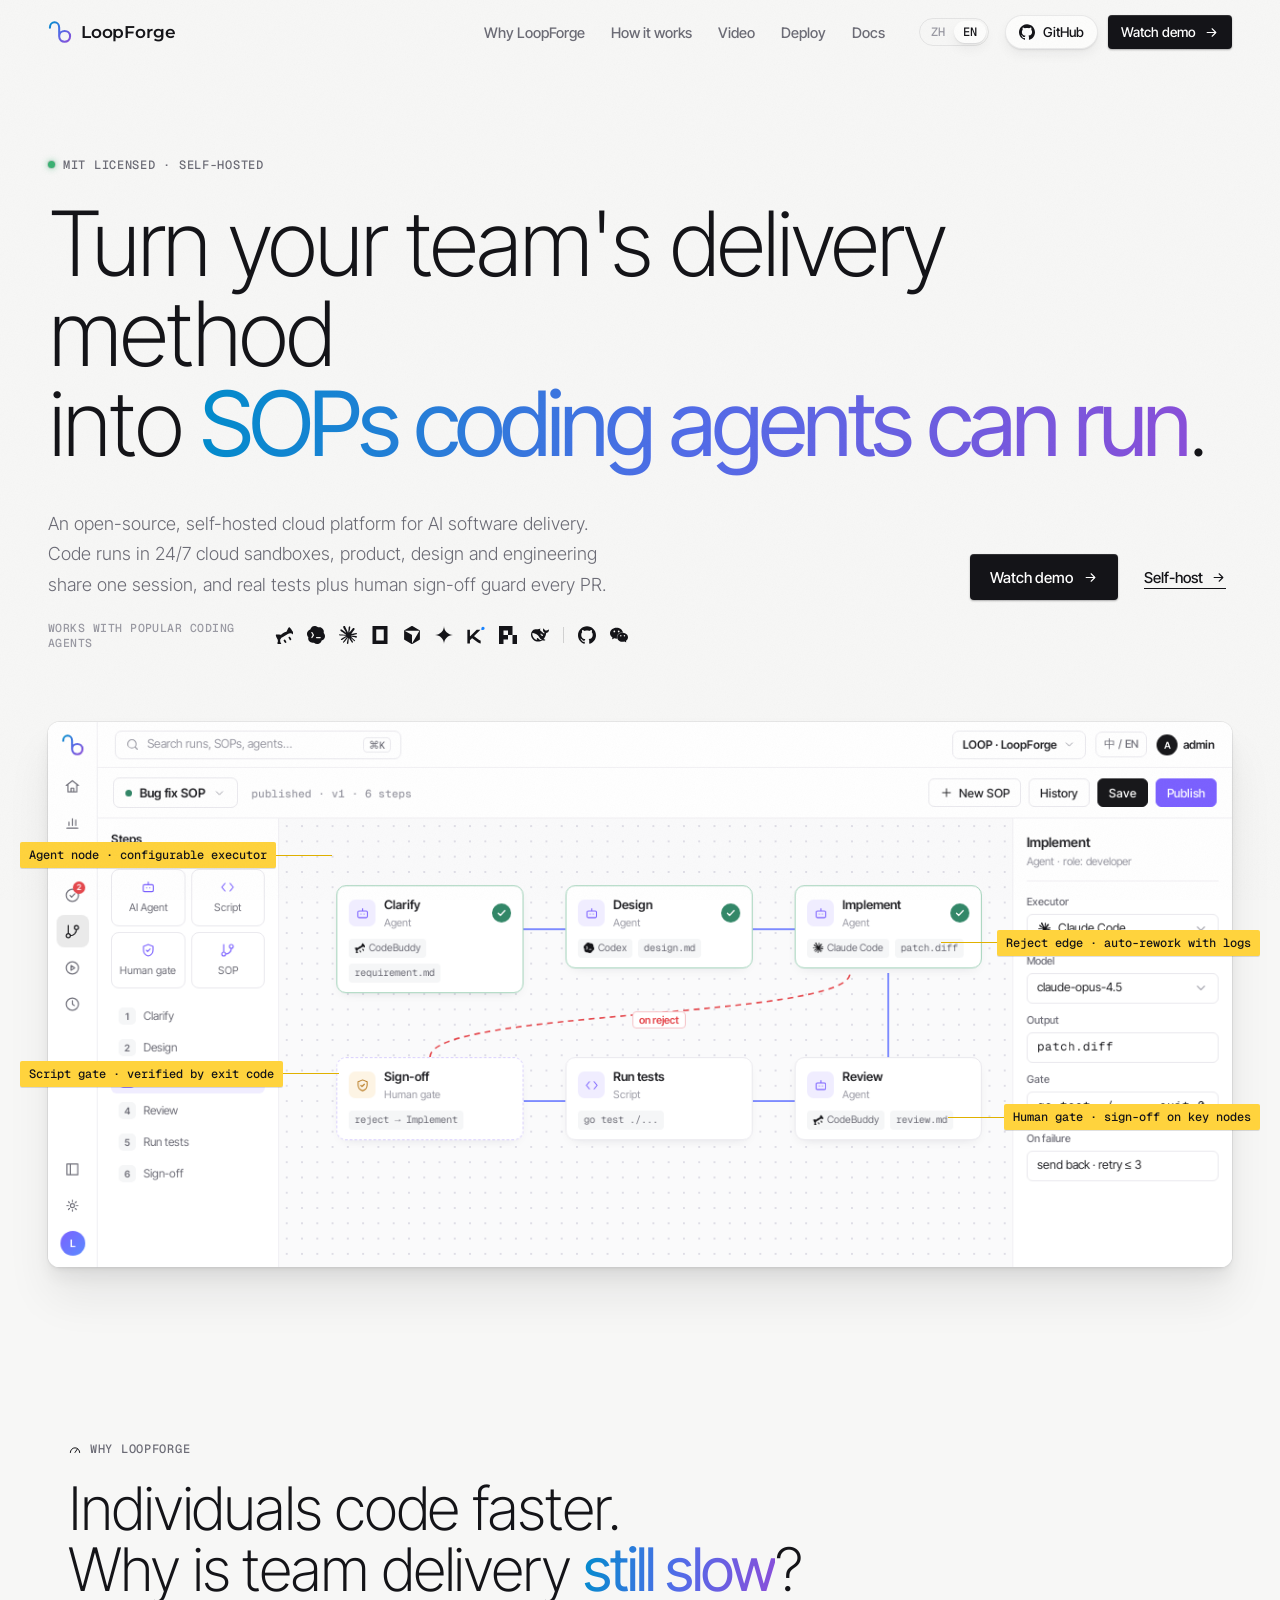
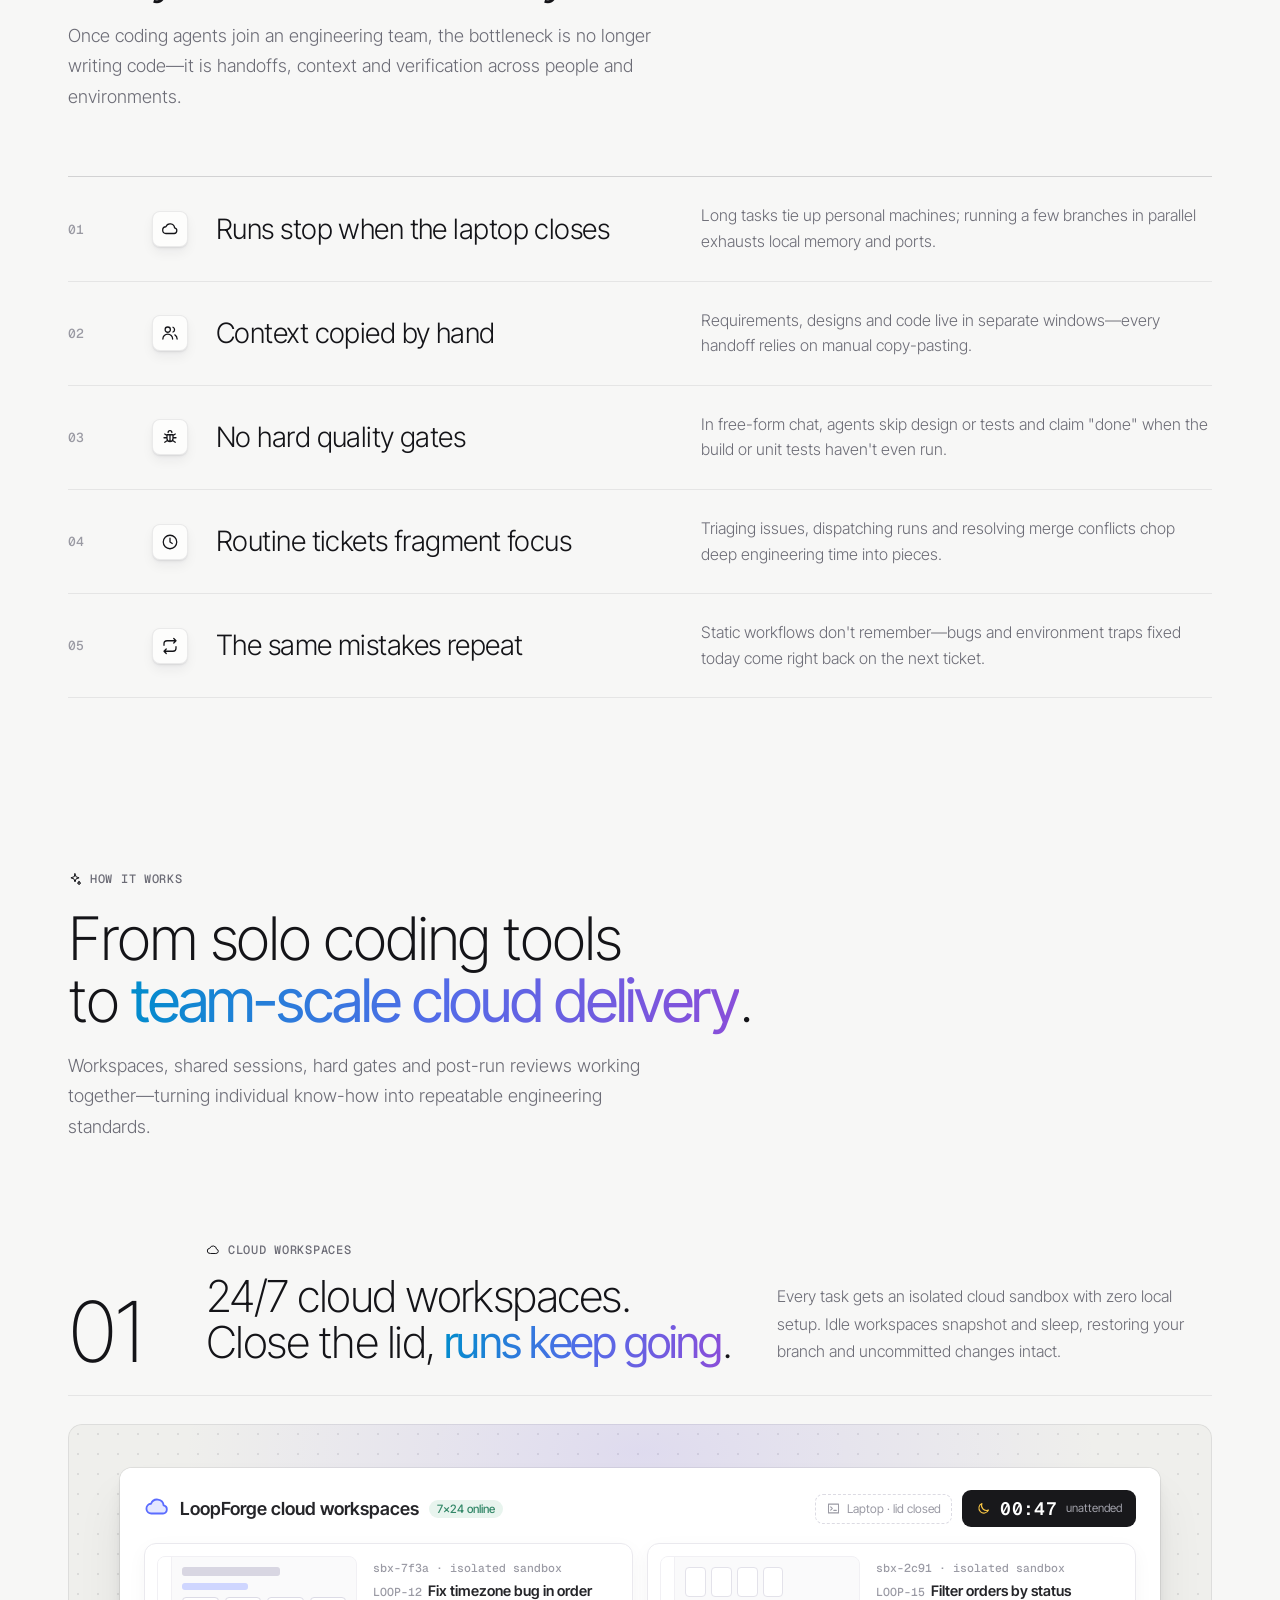
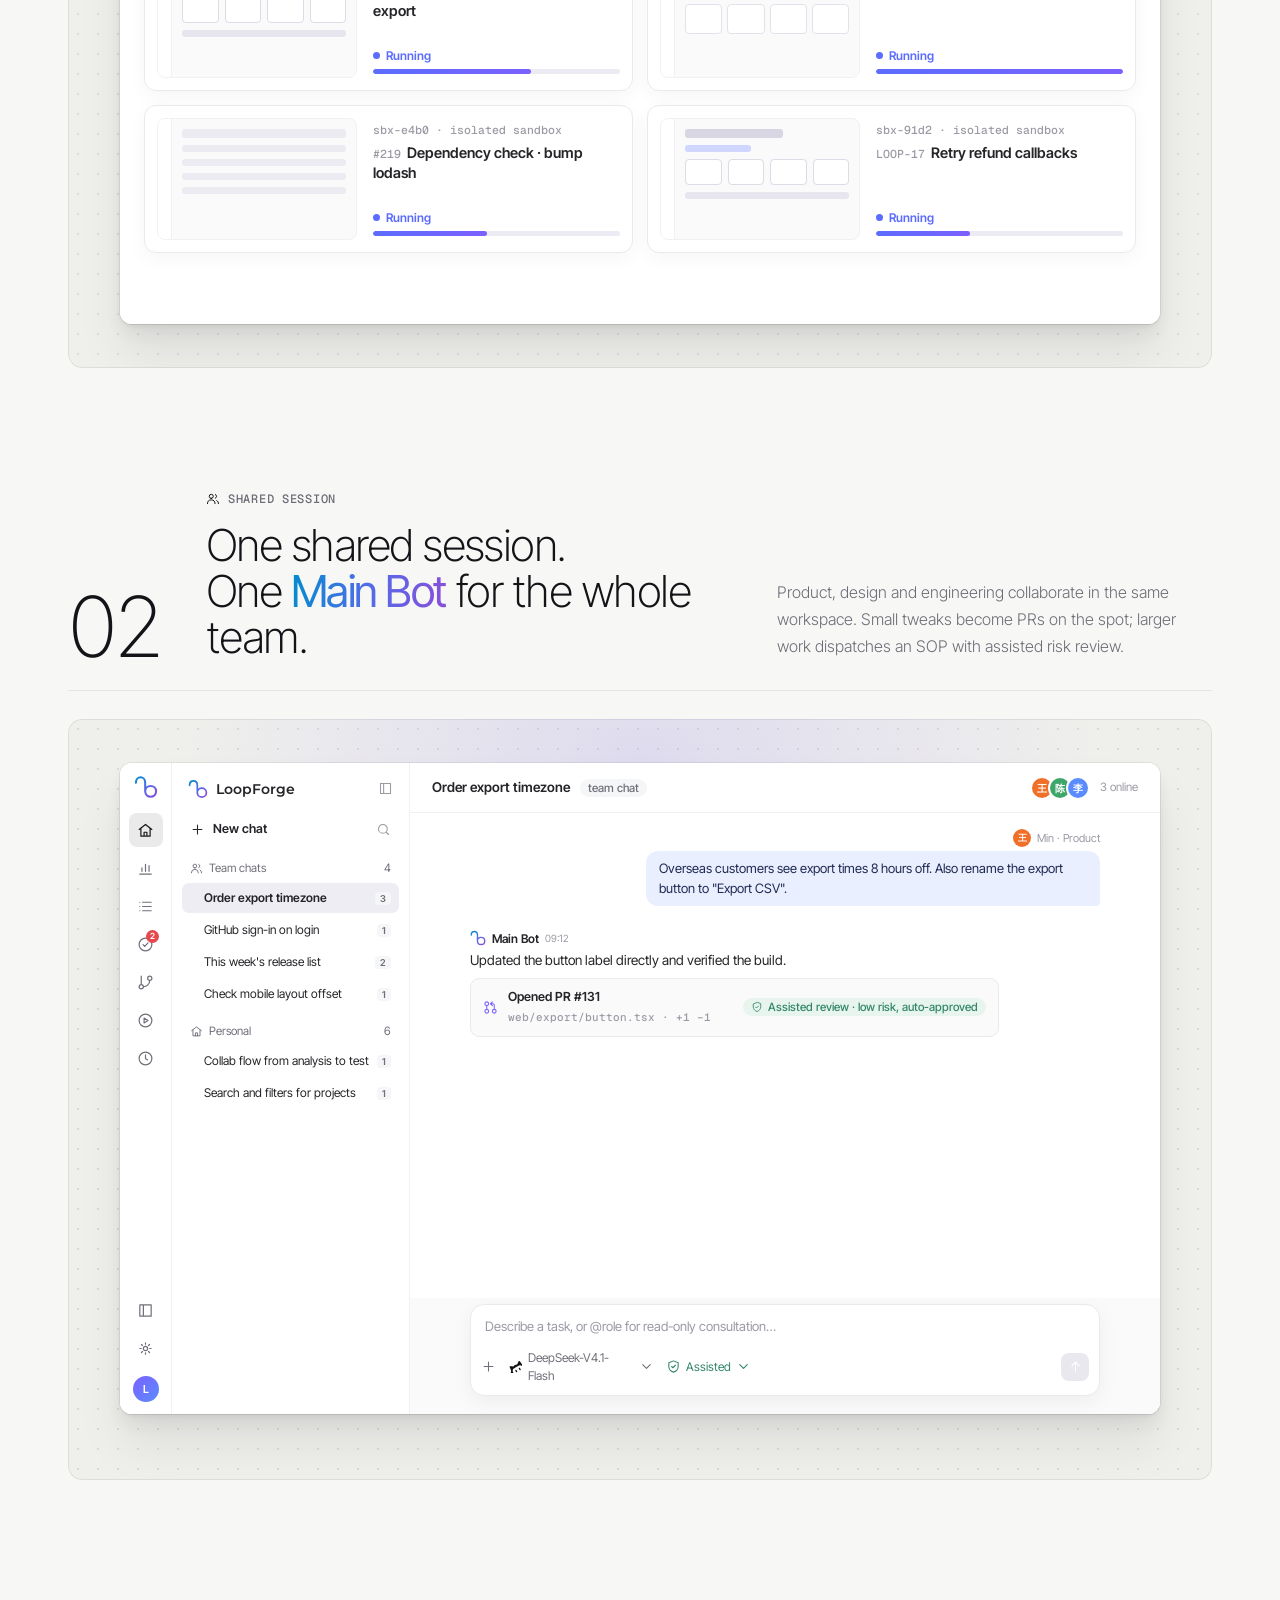
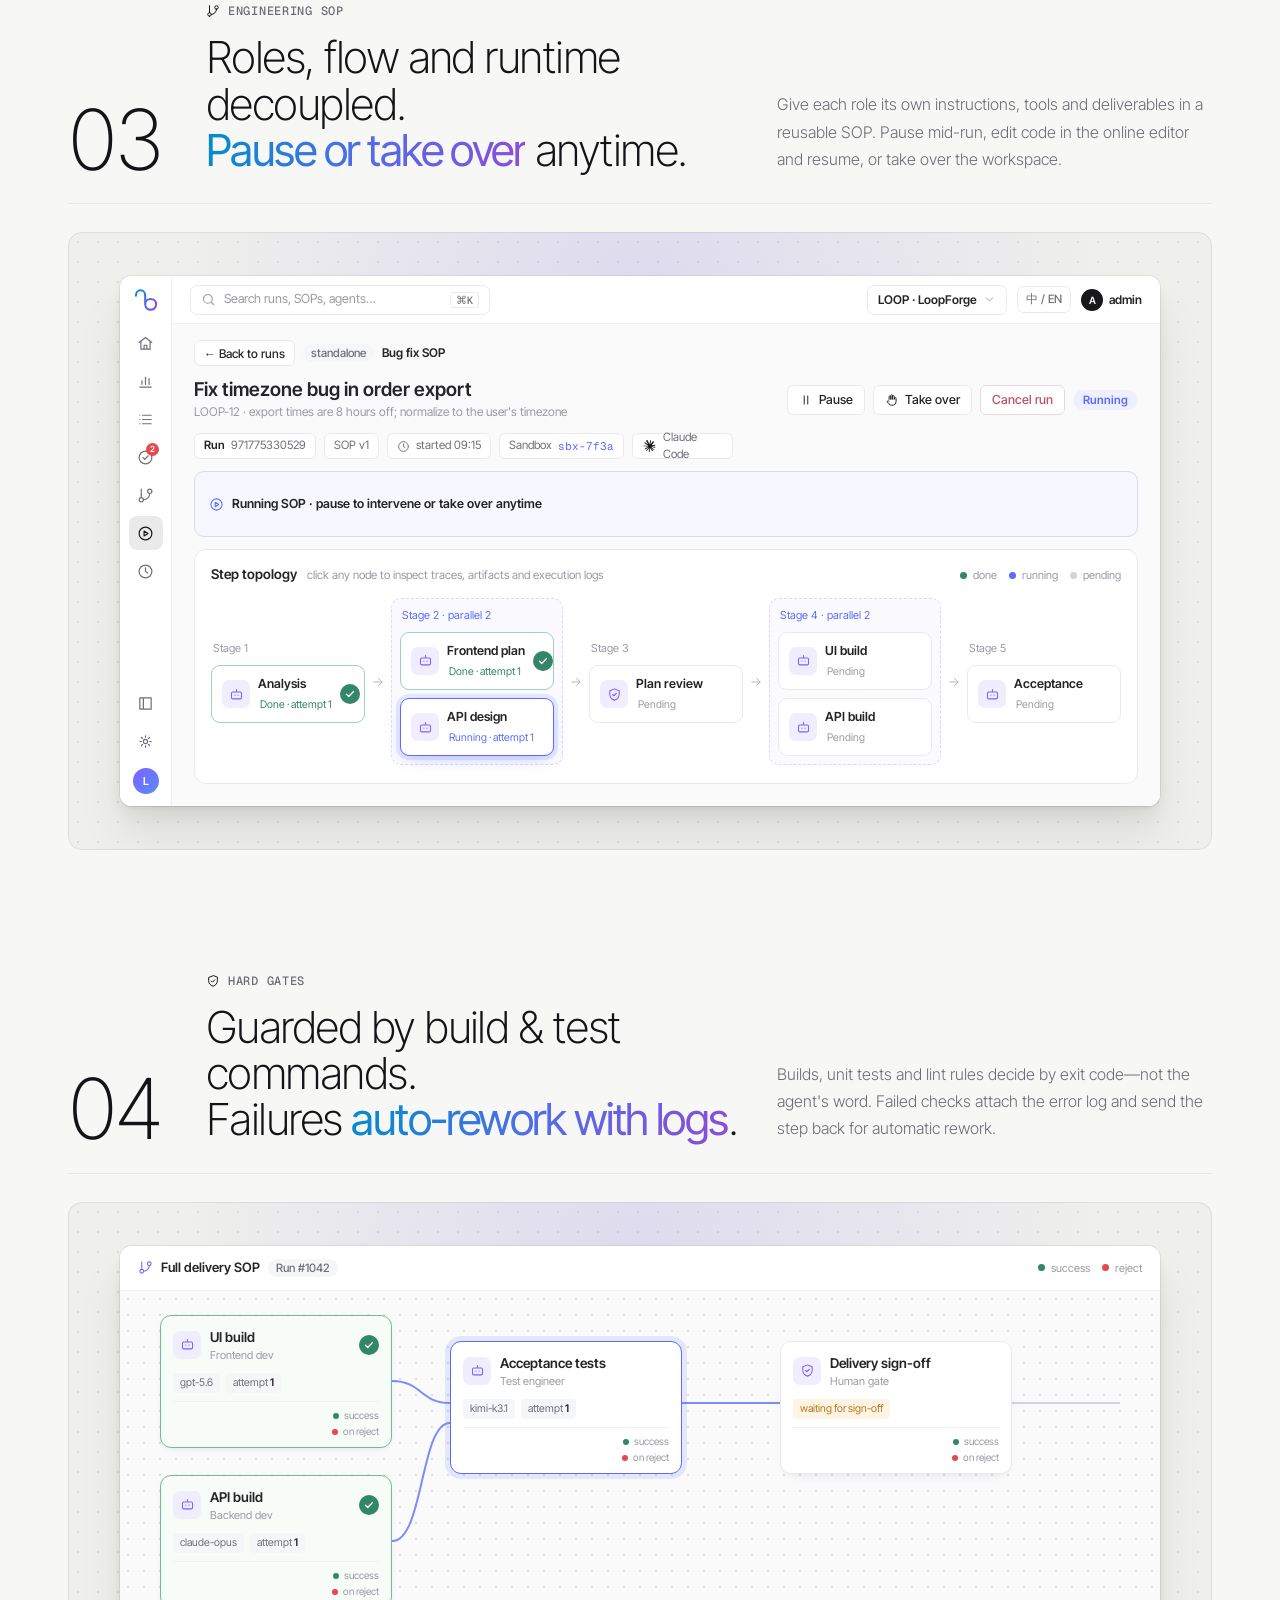
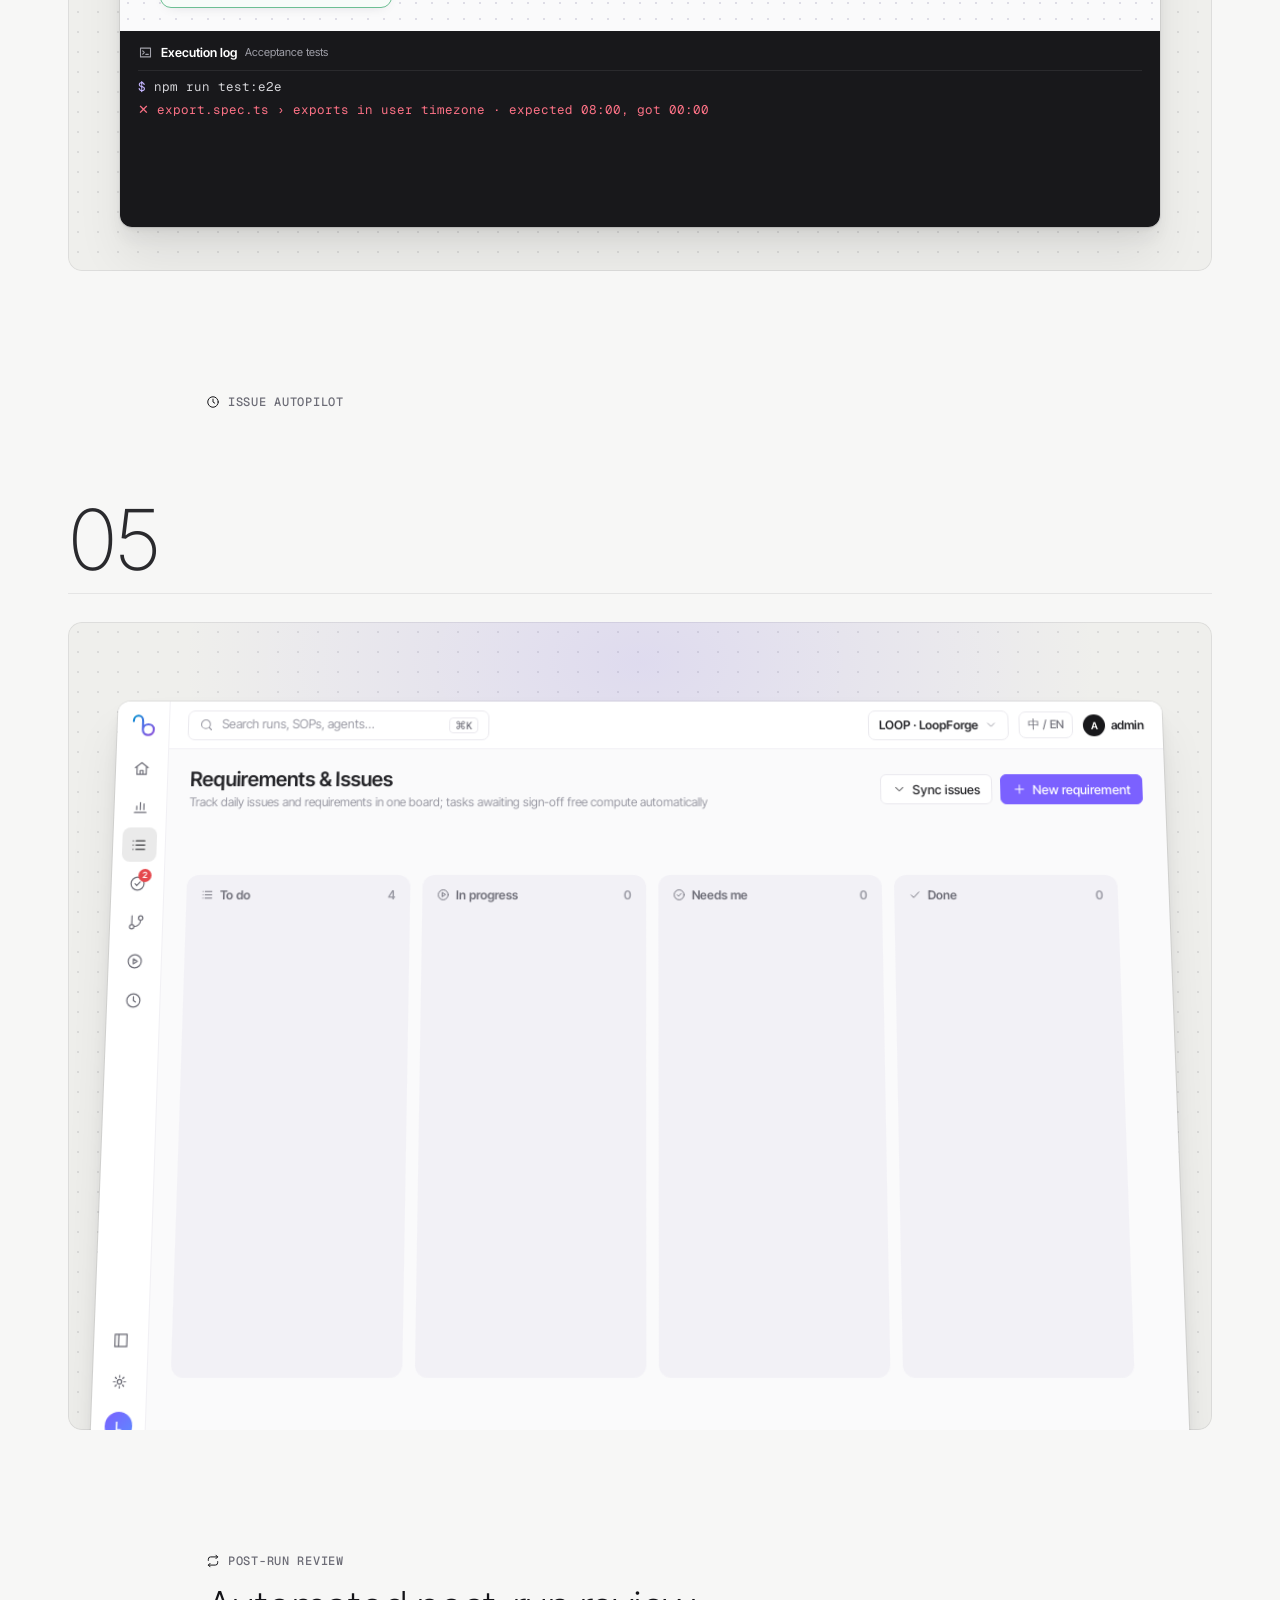
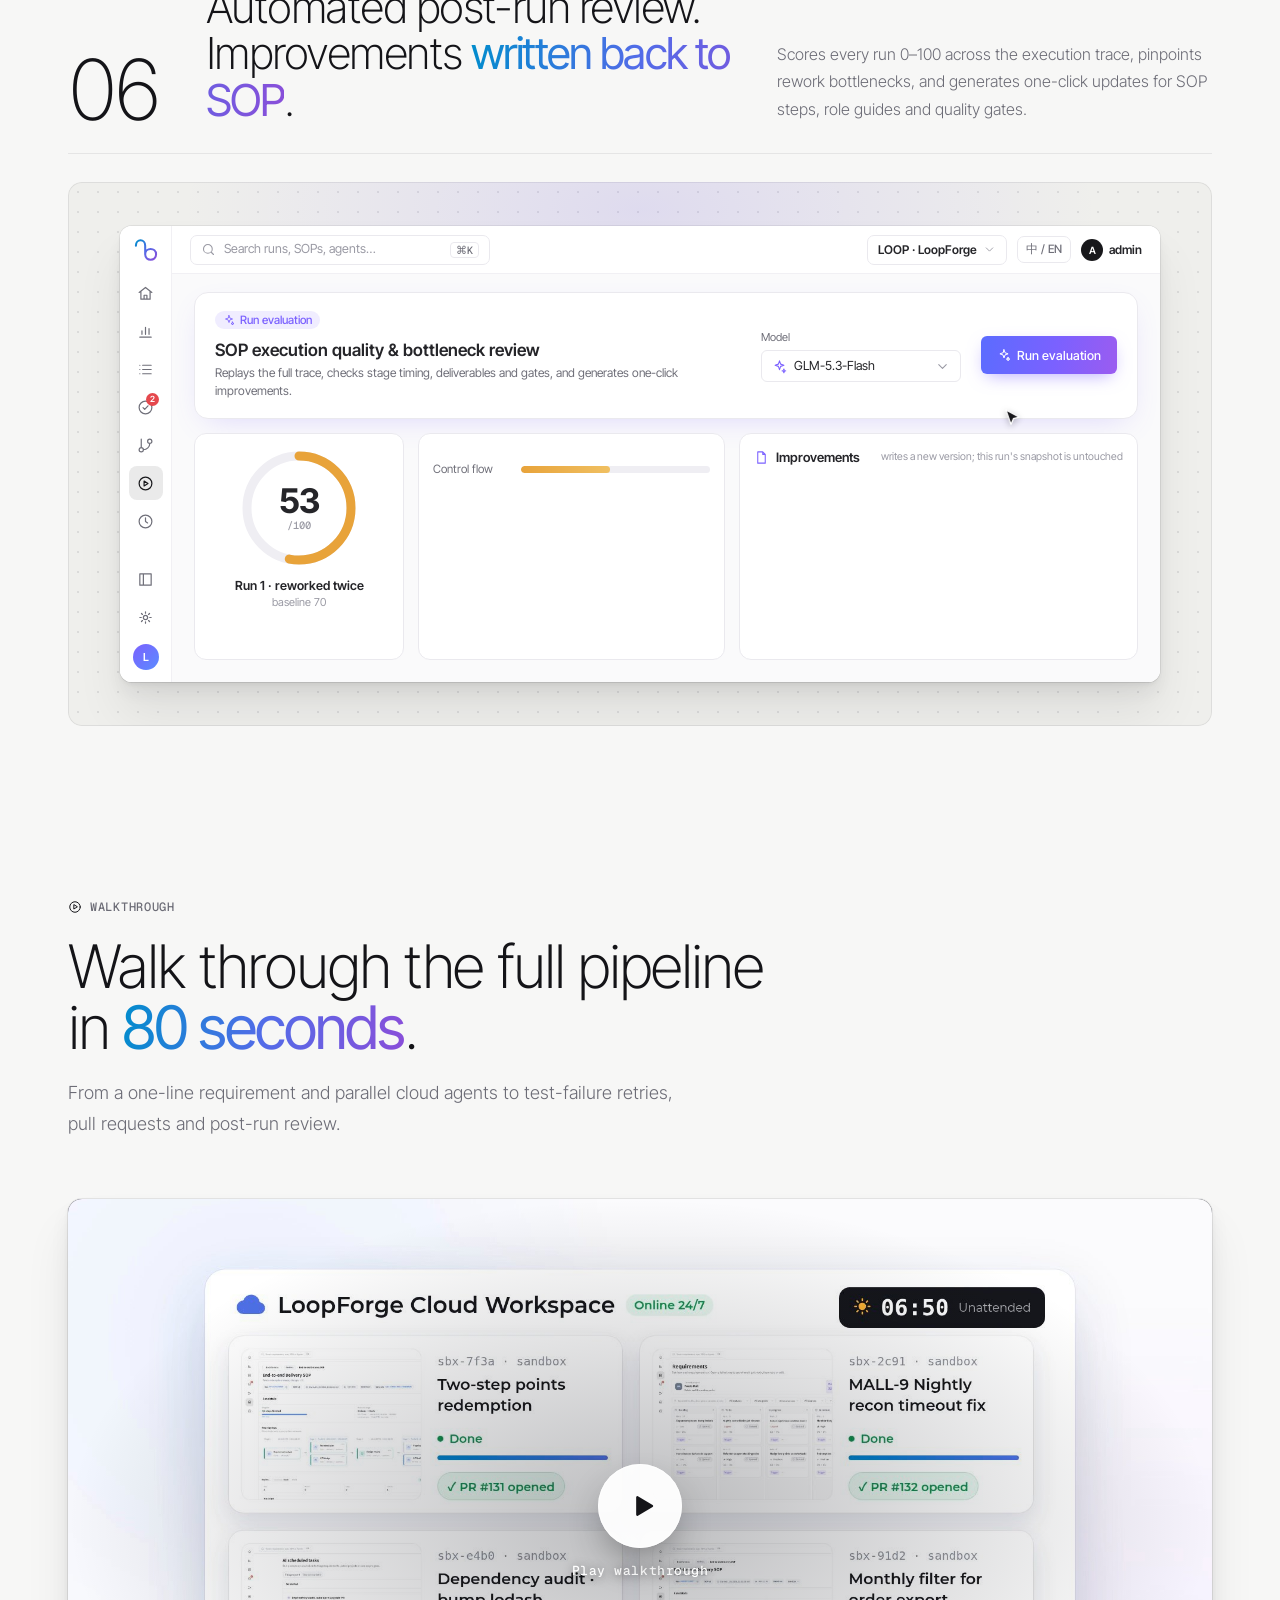
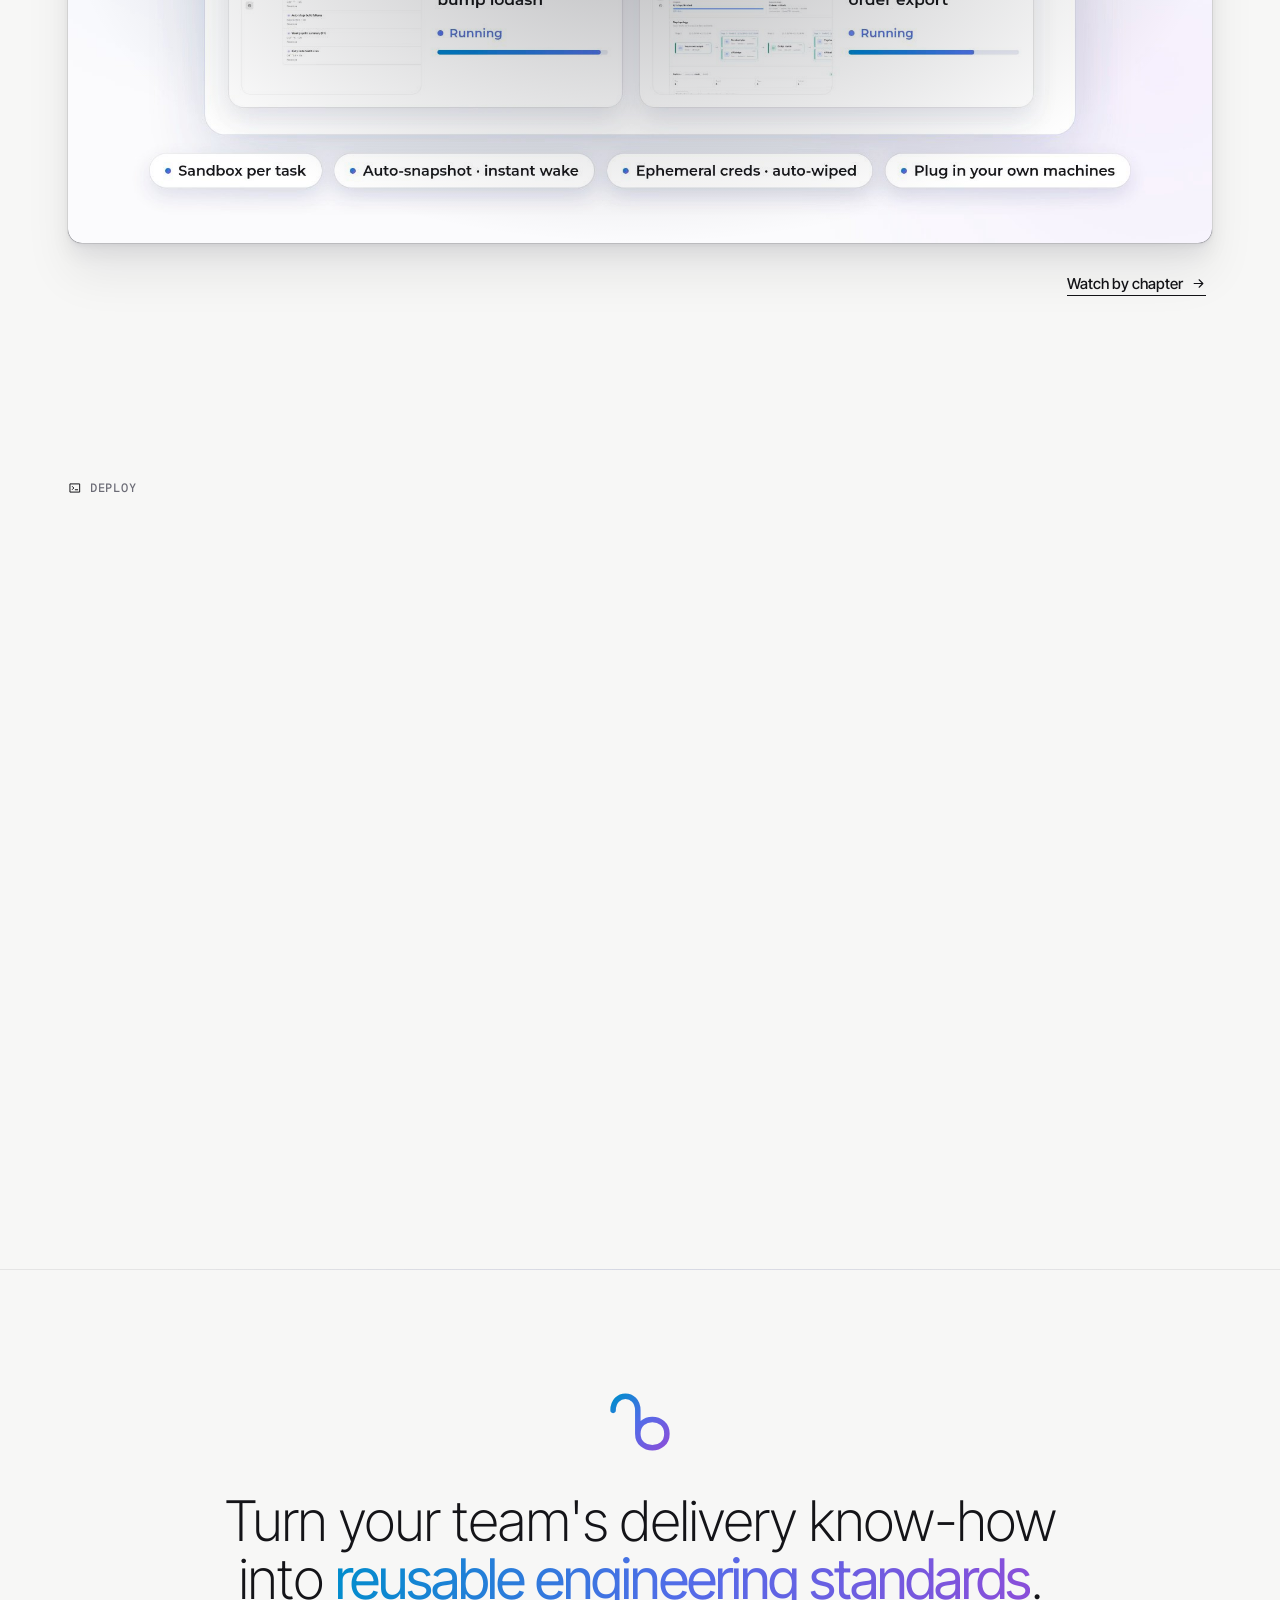
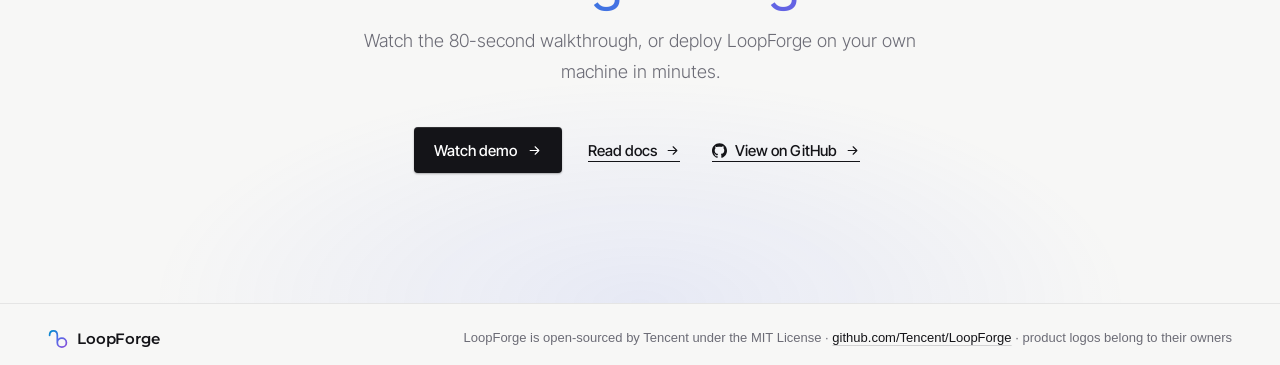
<file: index.html>
<!doctype html><html lang="zh-CN"><head><meta charset="utf-8"><meta name="viewport" content="width=device-width,initial-scale=1">
<title>LoopForge · 开源的云端 AI 研发平台</title>
<meta name="description" content="LoopForge 是 MIT 开源、可自主部署的云端 AI 研发平台：7×24 云端沙箱、多人共享会话与 Main Bot、带质量门禁的工程 SOP、GitHub Issue 自动化与运行复盘。">
<meta property="og:title" content="LoopForge · 开源的云端 AI 研发平台"><meta property="og:description" content="把团队的交付方法，变成 Agent 可执行的 SOP。">
<meta property="og:type" content="website"><meta property="og:url" content="https://loopforge.cn/">
<meta name="referrer" content="no-referrer"><link rel="icon" type="image/svg+xml" href="favicon.svg">
<link rel="preload" href="site/fonts/inter-tight-latin-wght-normal.woff2" as="font" type="font/woff2" crossorigin>
<link rel="stylesheet" href="site/site.css?v=33">
</head><body>
<div id="app"></div>
<script src="site/content.js?v=35"></script><script src="site/flow.js?v=35"></script>
</body></html>
</file>
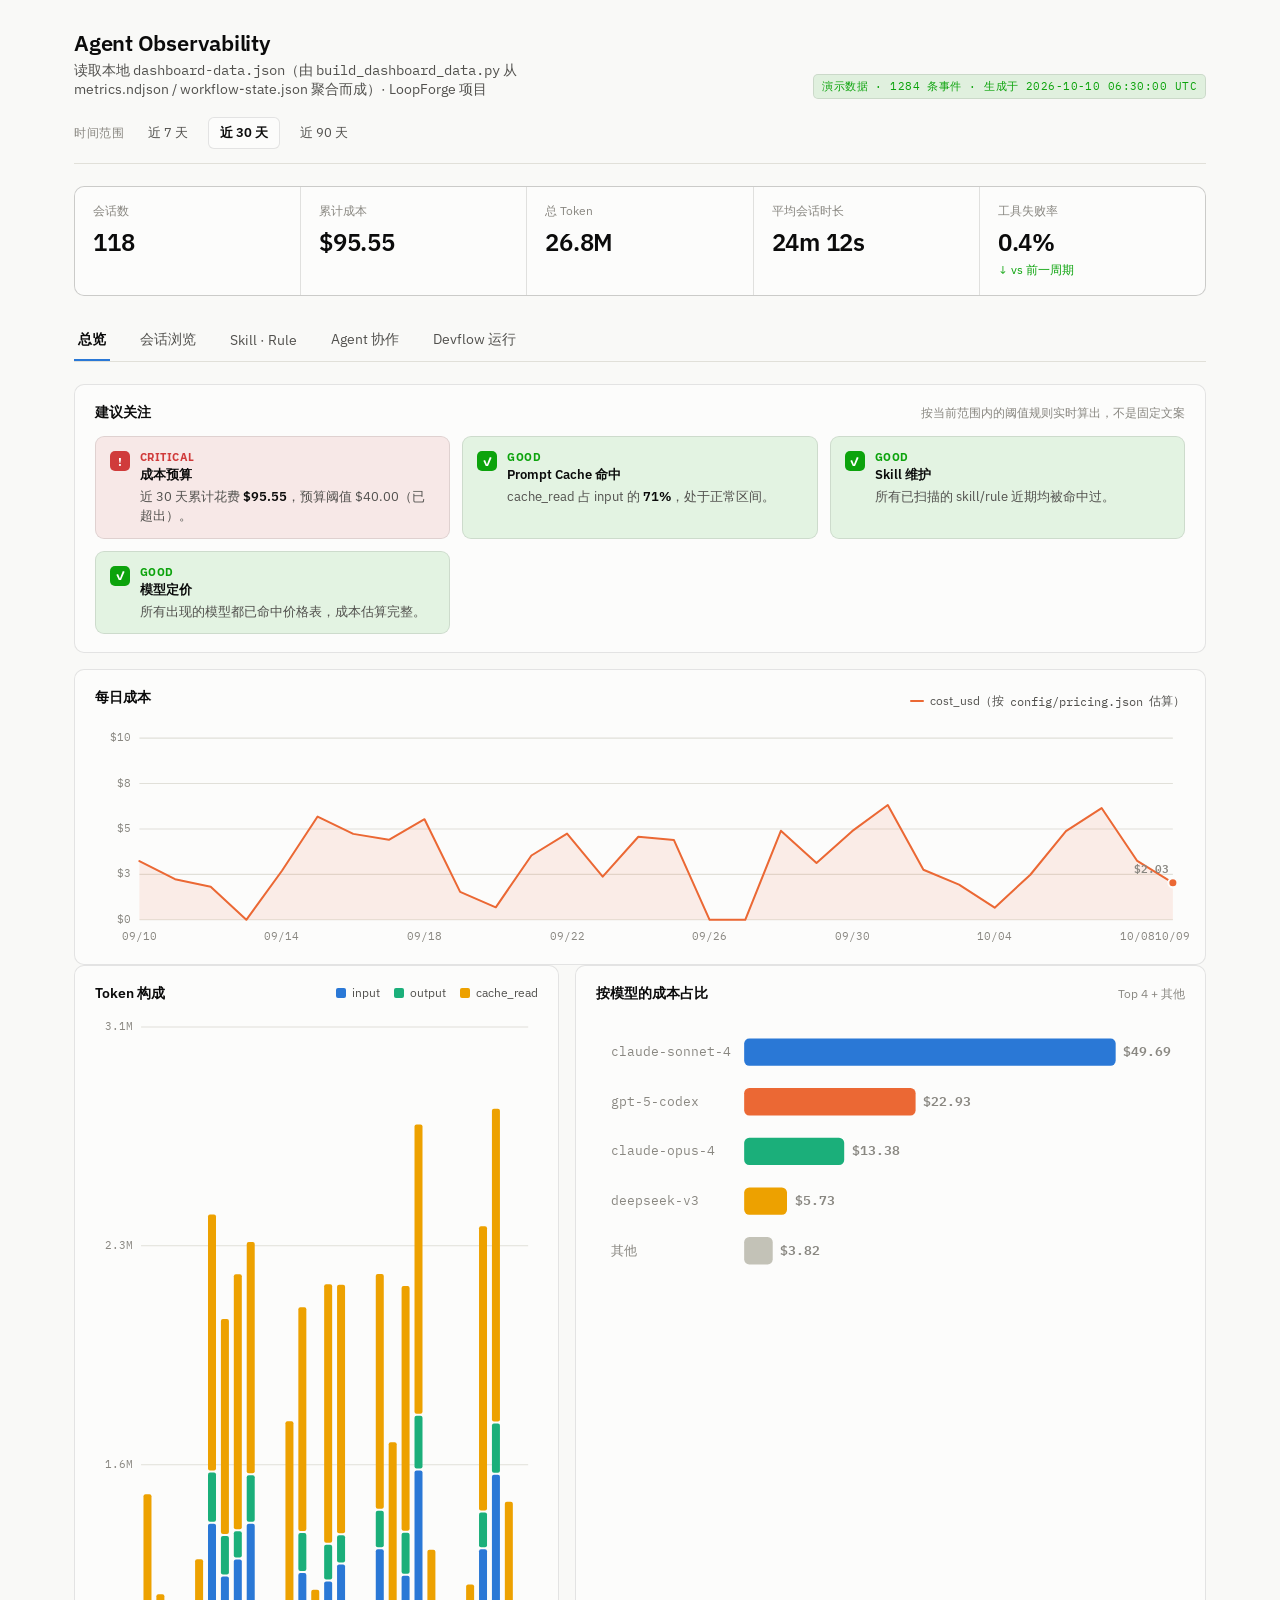
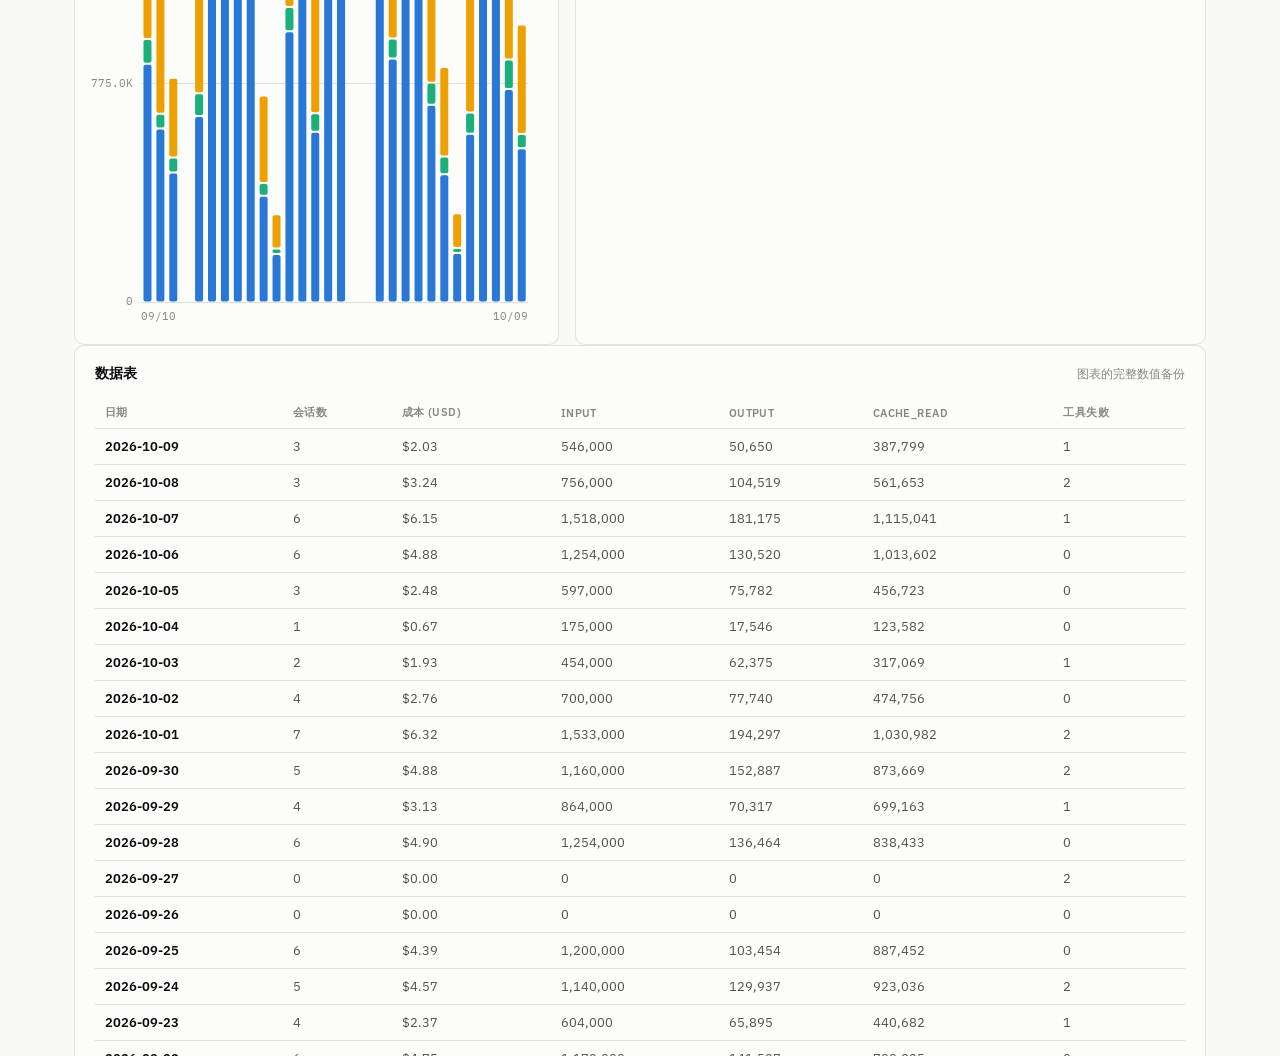
<file: dash/index.html>
<!doctype html>
<html lang="zh-CN">
<head>
<meta charset="utf-8">
<meta name="viewport" content="width=device-width, initial-scale=1">
<title>Agent Observability</title>
<style>
:root{
  --surface-page:#f9f9f7; --surface-card:#fcfcfb; --surface-sunken:#f2f1ec;
  --text-primary:#0b0b0b; --text-secondary:#52514e; --text-muted:#898781;
  --grid:#e1e0d9; --axis:#c3c2b7; --border:rgba(11,11,11,0.10);
  --series-blue:#2a78d6; --series-orange:#eb6834; --series-aqua:#1baf7a; --series-yellow:#eda100;
  --series-blue-wash:rgba(42,120,214,0.10); --series-orange-wash:rgba(235,104,52,0.10);
  --seq-100:#cde2fb; --seq-200:#9ec5f4; --seq-350:#5598e7; --seq-450:#2a78d6; --seq-600:#184f95;
  --status-good:#0ca30c; --status-warning:#b8790a; --status-critical:#d03b3b;
  --status-good-bg:rgba(12,163,12,0.10); --status-warning-bg:rgba(184,121,10,0.12); --status-critical-bg:rgba(208,59,59,0.10);
  --accent-ring:rgba(42,120,214,0.35);
}
@media (prefers-color-scheme: dark){
  :root:not([data-theme="light"]){
    --surface-page:#0d0d0d; --surface-card:#1a1a19; --surface-sunken:#161615;
    --text-primary:#ffffff; --text-secondary:#c3c2b7; --text-muted:#898781;
    --grid:#2c2c2a; --axis:#383835; --border:rgba(255,255,255,0.10);
    --series-blue:#3987e5; --series-orange:#d95926; --series-aqua:#199e70; --series-yellow:#c98500;
    --series-blue-wash:rgba(57,135,229,0.14); --series-orange-wash:rgba(217,89,38,0.14);
    --seq-100:#184f95; --seq-200:#1c5cab; --seq-350:#256abf; --seq-450:#3987e5; --seq-600:#86b6ef;
    --status-good:#0ca30c; --status-warning:#fab219; --status-critical:#e66767;
    --status-good-bg:rgba(12,163,12,0.16); --status-warning-bg:rgba(250,178,25,0.14); --status-critical-bg:rgba(230,103,103,0.14);
    --accent-ring:rgba(57,135,229,0.4);
  }
}
:root[data-theme="dark"]{
  --surface-page:#0d0d0d; --surface-card:#1a1a19; --surface-sunken:#161615;
  --text-primary:#ffffff; --text-secondary:#c3c2b7; --text-muted:#898781;
  --grid:#2c2c2a; --axis:#383835; --border:rgba(255,255,255,0.10);
  --series-blue:#3987e5; --series-orange:#d95926; --series-aqua:#199e70; --series-yellow:#c98500;
  --series-blue-wash:rgba(57,135,229,0.14); --series-orange-wash:rgba(217,89,38,0.14);
  --seq-100:#184f95; --seq-200:#1c5cab; --seq-350:#256abf; --seq-450:#3987e5; --seq-600:#86b6ef;
  --status-good:#0ca30c; --status-warning:#fab219; --status-critical:#e66767;
  --status-good-bg:rgba(12,163,12,0.16); --status-warning-bg:rgba(250,178,25,0.14); --status-critical-bg:rgba(230,103,103,0.14);
  --accent-ring:rgba(57,135,229,0.4);
}
*{box-sizing:border-box;}
body{background:var(--surface-page); color:var(--text-primary); font-family:"IBM Plex Sans","Segoe UI",system-ui,sans-serif; margin:0;}
.mono{font-family:"IBM Plex Mono","SFMono-Regular",ui-monospace,monospace;}
.tab-nums{font-variant-numeric:tabular-nums;}
h1,h2,h3{text-wrap:balance; margin:0;}
.app{max-width:1180px; margin:0 auto; padding:28px 24px 64px;}

/* header */
.app-header{display:flex; flex-wrap:wrap; align-items:flex-end; justify-content:space-between; gap:16px; margin-bottom:6px;}
.app-title{font-size:22px; font-weight:600; letter-spacing:-0.01em;}
.app-sub{color:var(--text-secondary); font-size:13.5px; margin-top:4px; max-width:60ch;}
.sample-badge{display:inline-flex; align-items:center; gap:6px; font-family:"IBM Plex Mono",monospace; font-size:11px; letter-spacing:.04em; text-transform:uppercase; color:var(--status-warning); background:var(--status-warning-bg); border:1px solid var(--border); border-radius:5px; padding:4px 8px; white-space:nowrap;}

/* filter row */
.filter-row{display:flex; align-items:center; gap:8px; margin:18px 0 22px; padding-bottom:14px; border-bottom:1px solid var(--grid);}
.filter-label{font-size:12px; color:var(--text-muted); text-transform:uppercase; letter-spacing:.05em; margin-right:4px;}
.range-btn{font-family:inherit; font-size:13px; color:var(--text-secondary); background:transparent; border:1px solid transparent; border-radius:6px; padding:6px 11px; cursor:pointer;}
.range-btn:hover{background:var(--surface-sunken);}
.range-btn[aria-pressed="true"]{background:var(--surface-card); border-color:var(--border); color:var(--text-primary); font-weight:600;}
.range-btn:focus-visible{outline:2px solid var(--series-blue); outline-offset:1px;}

/* KPI strip */
.kpis{display:grid; grid-template-columns:repeat(5,1fr); gap:1px; background:var(--border); border:1px solid var(--border); border-radius:10px; overflow:hidden; margin-bottom:24px;}
.kpi{background:var(--surface-card); padding:16px 18px;}
.kpi-label{font-size:12px; color:var(--text-muted);}
.kpi-value{font-size:24px; font-weight:600; margin-top:6px; letter-spacing:-0.01em;}
.kpi-delta{font-size:12px; margin-top:4px;}
.kpi-delta.up{color:var(--status-critical);}
.kpi-delta.down{color:var(--status-good);}
.kpi-delta.flat{color:var(--text-muted);}

/* tabs */
.tabs{display:flex; gap:4px; border-bottom:1px solid var(--grid); margin-bottom:22px;}
.tab-btn{font-family:inherit; font-size:13.5px; color:var(--text-secondary); background:transparent; border:none; border-bottom:2px solid transparent; padding:10px 4px; margin-right:22px; cursor:pointer;}
.tab-btn:hover{color:var(--text-primary);}
.tab-btn[aria-selected="true"]{color:var(--text-primary); border-bottom-color:var(--series-blue); font-weight:600;}
.tab-btn:focus-visible{outline:2px solid var(--series-blue); outline-offset:2px;}
.tab-panel[hidden]{display:none;}

/* cards */
.card{background:var(--surface-card); border:1px solid var(--border); border-radius:10px; padding:18px 20px;}
.card + .card{margin-top:16px;}
.card-head{display:flex; align-items:baseline; justify-content:space-between; margin-bottom:14px; gap:12px; flex-wrap:wrap;}
.card-title{font-size:14px; font-weight:600;}
.card-note{font-size:12px; color:var(--text-muted);}
.grid-2{display:grid; grid-template-columns:1.3fr 1fr; gap:16px;}
/* .card + .card 的 margin-top 是给"同一列里纵向堆叠的卡片"留间距用的；grid 的两个
   格子在 DOM 里也是相邻兄弟，会被同一条规则误伤，导致右边格子的卡片顶部被顶低
   16px、和左边对不齐。grid 行内的卡片间距已经由 .grid-2 的 gap 负责，这里清零。 */
.grid-2 > .card + .card{margin-top:0;}
/* Token 构成只画两根竖条，不需要宽度；按模型的成本占比要给模型名留横向空间，
   反过来分配才对得上两张图各自的实际需要。 */
.grid-2.grid-2--cost{grid-template-columns:1fr 1.3fr;}
/* 按模型的成本占比条数不固定（1~5 行），卡片天然高矮不一；Token 构成固定只有一张
   图，让它的图表区跟着 grid 拉伸出来的实际卡片高度走，而不是停在自己内容的高度、
   底下空出一大截。 */
.grid-2--cost .card--fill-h{display:flex; flex-direction:column;}
.grid-2--cost .card--fill-h .chart-wrap{flex:1 1 auto; min-height:160px;}
.grid-2--cost .card--fill-h .chart-wrap svg.chart{height:100%;}
@media(max-width:860px){.grid-2{grid-template-columns:1fr;} .grid-2.grid-2--cost{grid-template-columns:1fr;} .kpis{grid-template-columns:repeat(2,1fr);}}

/* legend */
.legend{display:flex; gap:14px; flex-wrap:wrap; font-size:12px; color:var(--text-secondary);}
.legend-item{display:flex; align-items:center; gap:6px;}
.legend-swatch{width:10px; height:10px; border-radius:2px; flex:none;}
.legend-line{width:14px; height:2px; border-radius:1px; flex:none;}

/* chart chrome */
.chart-wrap{position:relative;}
svg.chart{width:100%; height:auto; display:block; overflow:visible;}
.axis-text{font-size:10.5px; fill:var(--text-muted); font-family:"IBM Plex Mono",monospace;}
.gridline{stroke:var(--grid); stroke-width:1;}
.crosshair{stroke:var(--axis); stroke-width:1; pointer-events:none;}
.tooltip{position:absolute; pointer-events:none; background:var(--surface-card); border:1px solid var(--border); border-radius:8px; padding:9px 11px; font-size:12px; box-shadow:0 6px 20px rgba(0,0,0,.16); opacity:0; transition:opacity .08s ease; z-index:5; min-width:132px;}
.tooltip.show{opacity:1;}
.tooltip-date{color:var(--text-muted); font-size:11px; margin-bottom:5px;}
.tooltip-row{display:flex; align-items:center; gap:6px; justify-content:space-between; margin-top:3px;}
.tooltip-key{display:flex; align-items:center; gap:6px; color:var(--text-secondary);}
.tooltip-swatch{width:10px; height:2px; border-radius:1px;}
.tooltip-val{font-family:"IBM Plex Mono",monospace; font-weight:600; color:var(--text-primary);}
.hit-target{fill:transparent; cursor:crosshair;}
.mark-lift{transition:opacity .08s ease;}

/* stat / hero */
.hero-row{display:flex; align-items:flex-end; gap:10px;}
.hero-figure{font-size:30px; font-weight:600; letter-spacing:-0.01em;}
.hero-unit{font-size:13px; color:var(--text-muted); padding-bottom:5px;}

/* reminders */
.reminders{display:grid; grid-template-columns:repeat(3,1fr); gap:12px;}
@media(max-width:860px){.reminders{grid-template-columns:1fr;}}
.reminder{border-radius:9px; padding:13px 14px; border:1px solid var(--border); display:flex; gap:10px;}
.reminder.crit{background:var(--status-critical-bg);}
.reminder.warn{background:var(--status-warning-bg);}
.reminder.good{background:var(--status-good-bg);}
.reminder-icon{flex:none; width:20px; height:20px; border-radius:5px; display:flex; align-items:center; justify-content:center; font-size:12px; font-weight:700; color:#fff; margin-top:1px;}
.reminder.crit .reminder-icon{background:var(--status-critical);}
.reminder.warn .reminder-icon{background:var(--status-warning); color:#3a2600;}
.reminder.good .reminder-icon{background:var(--status-good);}
.reminder-label{font-size:11px; text-transform:uppercase; letter-spacing:.04em; font-weight:700;}
.reminder.crit .reminder-label{color:var(--status-critical);}
.reminder.warn .reminder-label{color:var(--status-warning);}
.reminder.good .reminder-label{color:var(--status-good);}
.reminder-text{font-size:12.5px; color:var(--text-secondary); margin-top:3px; line-height:1.5;}
.reminder-text b{color:var(--text-primary); font-weight:600;}

/* tables */
.table-scroll{overflow-x:auto;}
table{width:100%; border-collapse:collapse; font-size:12.8px; min-width:640px;}
th{text-align:left; font-size:11px; text-transform:uppercase; letter-spacing:.04em; color:var(--text-muted); font-weight:600; padding:8px 10px; border-bottom:1px solid var(--grid); white-space:nowrap;}
td{padding:9px 10px; border-bottom:1px solid var(--grid); color:var(--text-secondary); white-space:nowrap;}
tr.data-row{cursor:pointer;}
tr.data-row:hover td{background:var(--surface-sunken);}
td.strong{color:var(--text-primary); font-weight:600;}
.chip{display:inline-flex; align-items:center; gap:5px; font-size:11px; font-weight:600; padding:3px 8px; border-radius:99px;}
.chip.good{color:var(--status-good); background:var(--status-good-bg);}
.chip.crit{color:var(--status-critical); background:var(--status-critical-bg);}
.chip-dot{width:6px; height:6px; border-radius:50%; background:currentColor;}
.expand-row td{background:var(--surface-sunken); padding:0;}
.timeline{padding:14px 16px 16px;}
.timeline-turn{margin-bottom:14px;}
.timeline-turn:last-child{margin-bottom:0;}
.timeline-turn-head{display:flex; align-items:baseline; justify-content:space-between; gap:10px; margin-bottom:6px;}
.timeline-turn-label{font-size:11px; color:var(--text-muted); font-family:"IBM Plex Mono",monospace;}
.timeline-turn-count{font-size:11px; color:var(--text-muted); white-space:nowrap;}
.timeline-scroll{overflow-x:auto; padding-bottom:3px;}
.timeline-track{display:flex; gap:2px; align-items:stretch; height:26px; width:max-content; min-width:100%;}
.timeline-seg{flex:0 0 auto; border-radius:4px; display:flex; align-items:center; justify-content:center; font-size:10.5px; color:#fff; font-family:"IBM Plex Mono",monospace; white-space:nowrap; padding:0 6px; overflow:hidden; text-overflow:ellipsis; box-sizing:border-box;}
.timeline-seg.ok{background:var(--series-blue);}
.timeline-seg.err{background:var(--status-critical);}
.timeline-seg.usage{background:var(--series-aqua);}
.timeline-seg.merged{background:var(--seq-350);}
/* 派发给非 main 的 agent（比如 solo-developer、architect）执行的调用，顶部加一条
   高亮边框——同一个 turn 里经常混着 main 自己做的调用和转派出去的调用，光看
   颜色（ok/err/merged）分不出"这段到底是谁做的"。*/
.timeline-seg.subagent{border-top:3px solid var(--series-yellow);}

/* skill list */
.bar-list{display:flex; flex-direction:column; gap:10px;}
.bar-row{display:grid; grid-template-columns:150px 1fr 64px; gap:10px; align-items:center; font-size:12.5px;}
.bar-row .name{color:var(--text-primary); overflow:hidden; text-overflow:ellipsis; white-space:nowrap;}
.bar-track{height:16px; background:var(--surface-sunken); border-radius:4px; position:relative; overflow:hidden;}
.bar-fill{height:100%; border-radius:4px;}
.bar-row .val{text-align:right; color:var(--text-secondary);}
.unused-list{display:flex; flex-direction:column; gap:8px; margin-top:4px;}
.unused-item{display:flex; align-items:center; justify-content:space-between; gap:10px; font-size:12.5px; padding:8px 10px; background:var(--surface-sunken); border-radius:7px;}
.unused-name{color:var(--text-primary); font-family:"IBM Plex Mono",monospace; font-size:12px;}
.reason-chip{font-size:10.5px; color:var(--text-muted); font-family:"IBM Plex Mono",monospace; background:var(--surface-card); border:1px solid var(--border); padding:2px 7px; border-radius:5px;}

/* devflow health */
.health-row{display:flex; gap:22px; flex-wrap:wrap; align-items:center;}
.health-stat{display:flex; flex-direction:column; gap:2px;}
.health-stat .v{font-size:20px; font-weight:600;}
.health-stat .l{font-size:11px; color:var(--text-muted);}
.health-bar{flex:1 1 260px; min-width:220px;}
.health-bar-track{height:10px; border-radius:5px; background:var(--surface-sunken); overflow:hidden; display:flex;}
.health-bar-seg{height:100%;}
.health-legend{display:flex; gap:14px; margin-top:8px; font-size:11.5px; color:var(--text-secondary);}

/* devflow runs */
.run-card{border:1px solid var(--border); border-radius:9px; padding:14px 16px; background:var(--surface-sunken);}
.run-card + .run-card{margin-top:12px;}
.run-head{display:flex; align-items:center; justify-content:space-between; flex-wrap:wrap; gap:8px; margin-bottom:12px;}
.run-title{font-family:"IBM Plex Mono",monospace; font-size:12.5px; color:var(--text-primary); font-weight:600;}
.run-meta{display:flex; align-items:center; gap:8px; font-size:11.5px; color:var(--text-muted);}
.size-chip{font-size:10.5px; text-transform:uppercase; letter-spacing:.03em; font-weight:700; padding:2px 7px; border-radius:5px; background:var(--surface-card); border:1px solid var(--border); color:var(--text-secondary);}
.run-status-chip{font-size:11px; font-weight:600; padding:3px 9px; border-radius:99px; display:inline-flex; align-items:center; gap:5px;}
.stepper{display:flex; align-items:center; overflow-x:auto; padding-bottom:4px;}
.step{flex:0 0 auto; display:flex; flex-direction:column; align-items:center; width:68px; position:relative;}
.step-dot{width:26px; height:26px; border-radius:50%; display:flex; align-items:center; justify-content:center; font-family:"IBM Plex Mono",monospace; font-size:9.5px; font-weight:700; color:#fff; border:2px solid var(--surface-sunken); position:relative; z-index:1;}
.step-dot.pending{background:var(--surface-card); color:var(--text-muted); border-color:var(--axis);}
.step-dot.in_progress{background:var(--series-blue);}
.step-dot.completed{background:var(--status-good);}
.step-dot.failed{background:var(--status-critical);}
.step-dot.skipped{background:var(--surface-card); color:var(--text-muted); border-style:dashed;}
.step-label{font-size:10px; color:var(--text-secondary); margin-top:5px; text-align:center; line-height:1.3;}
.step-connector{position:absolute; top:13px; left:-34px; width:68px; height:2px; background:var(--axis); z-index:0;}
.step:first-child .step-connector{display:none;}
.step-retry{position:absolute; top:-8px; right:6px; background:var(--status-critical); color:#fff; font-size:9px; font-weight:700; border-radius:99px; padding:1px 5px; z-index:2;}

/* heatmap */
.heatmap-wrap{overflow-x:auto;}
.heatmap-legend{display:flex; align-items:center; gap:5px; font-size:11px; color:var(--text-muted); margin-top:10px;}
.heatmap-legend .sq{width:10px; height:10px; border-radius:2px;}

footer.note{margin-top:30px; font-size:11.5px; color:var(--text-muted); line-height:1.7; border-top:1px solid var(--grid); padding-top:14px;}
footer.note code{font-family:"IBM Plex Mono",monospace; background:var(--surface-sunken); padding:1px 5px; border-radius:4px;}
</style>
<link rel="stylesheet" href="https://fonts.googleapis.com/css2?family=IBM+Plex+Sans:wght@400;500;600;700&family=IBM+Plex+Mono:wght@400;500;600&display=swap">
</head>
<body>

<div class="app">
  <div class="app-header">
    <div>
      <div class="app-title">Agent Observability</div>
      <div class="app-sub">读取本地 <span class="mono">dashboard-data.json</span>（由 <span class="mono">build_dashboard_data.py</span> 从 metrics.ndjson / workflow-state.json 聚合而成）&middot; LoopForge 项目</div>
    </div>
    <div class="sample-badge" id="dataStatusBadge">加载中…</div>
  </div>

  <div class="filter-row">
    <span class="filter-label">时间范围</span>
    <button class="range-btn" data-range="7">近 7 天</button>
    <button class="range-btn" data-range="30" aria-pressed="true">近 30 天</button>
    <button class="range-btn" data-range="90">近 90 天</button>
  </div>

  <div class="kpis" id="kpiStrip"></div>

  <div class="tabs" role="tablist">
    <button class="tab-btn" role="tab" aria-selected="true" data-tab="overview">总览</button>
    <button class="tab-btn" role="tab" aria-selected="false" data-tab="sessions">会话浏览</button>
    <button class="tab-btn" role="tab" aria-selected="false" data-tab="skills">Skill · Rule</button>
    <button class="tab-btn" role="tab" aria-selected="false" data-tab="agents">Agent 协作</button>
    <button class="tab-btn" role="tab" aria-selected="false" data-tab="devflow">Devflow 运行</button>
  </div>

  <section class="tab-panel" id="panel-overview">
    <div class="card">
      <div class="card-head"><span class="card-title">建议关注</span><span class="card-note">按当前范围内的阈值规则实时算出，不是固定文案</span></div>
      <div class="reminders" id="reminders"></div>
    </div>

    <div class="card">
      <div class="card-head">
        <span class="card-title">每日成本</span>
        <div class="legend"><div class="legend-item"><span class="legend-line" style="background:var(--series-orange)"></span>cost_usd（按 <span class="mono">config/pricing.json</span> 估算）</div></div>
      </div>
      <div class="chart-wrap"><svg class="chart" id="costChart" viewBox="0 0 1080 220"></svg><div class="tooltip" id="costTooltip"></div></div>
    </div>

    <div class="grid-2 grid-2--cost">
      <div class="card card--fill-h">
        <div class="card-head">
          <span class="card-title">Token 构成</span>
          <div class="legend" id="tokenLegend"></div>
        </div>
        <div class="chart-wrap"><svg class="chart" id="tokenChart" viewBox="0 0 560 270"></svg><div class="tooltip" id="tokenTooltip"></div></div>
      </div>
      <div class="card">
        <div class="card-head"><span class="card-title">按模型的成本占比</span><span class="card-note">Top 4 + 其他</span></div>
        <div class="chart-wrap"><svg class="chart" id="modelChart" viewBox="0 0 460 210"></svg><div class="tooltip" id="modelTooltip"></div></div>
      </div>
    </div>

    <div class="card">
      <div class="card-head"><span class="card-title">数据表</span><span class="card-note">图表的完整数值备份</span></div>
      <div class="table-scroll"><table id="dailyTable"><thead><tr><th>日期</th><th>会话数</th><th>成本 (USD)</th><th>input</th><th>output</th><th>cache_read</th><th>工具失败</th></tr></thead><tbody></tbody></table></div>
    </div>
  </section>

  <section class="tab-panel" id="panel-sessions" hidden>
    <div class="card">
      <div class="card-head"><span class="card-title">最近会话</span><span class="card-note">点击一行展开该会话按 turn 的工具调用时间线</span></div>
      <div class="table-scroll"><table id="sessionTable">
        <thead><tr><th>Session</th><th>日期</th><th>Agent</th><th>Turns</th><th>工具调用</th><th>Tokens</th><th>成本</th><th>时长</th><th>状态</th></tr></thead>
        <tbody></tbody>
      </table></div>
    </div>
  </section>

  <section class="tab-panel" id="panel-skills" hidden>
    <div class="card">
      <div class="card-head"><span class="card-title">Skill 触发热力图</span><span class="card-note">按天统计 <span class="mono">scanner.py</span> 命中的 skill 次数</span></div>
      <div class="heatmap-wrap"><svg class="chart" id="heatmap" viewBox="0 0 900 118"></svg><div class="tooltip" id="heatmapTooltip"></div></div>
      <div class="heatmap-legend">少<span class="sq" style="background:var(--seq-100)"></span><span class="sq" style="background:var(--seq-200)"></span><span class="sq" style="background:var(--seq-350)"></span><span class="sq" style="background:var(--seq-450)"></span><span class="sq" style="background:var(--seq-600)"></span>多</div>
    </div>
    <div class="grid-2">
      <div class="card">
        <div class="card-head"><span class="card-title">Skill 使用排行</span><span class="card-note">按范围内触发次数</span></div>
        <div class="bar-list" id="skillBars"></div>
      </div>
      <div class="card">
        <div class="card-head"><span class="card-title">从未命中的 Skill / Rule</span><span class="card-note">来自 <span class="mono">unmatched_rule_diagnostics_for_call</span> 的未命中原因</span></div>
        <div class="unused-list" id="unusedList"></div>
      </div>
    </div>
  </section>

  <section class="tab-panel" id="panel-agents" hidden>
    <div class="grid-2">
      <div class="card">
        <div class="card-head"><span class="card-title">Main → 子 Agent 派发次数</span><span class="card-note">来自 <span class="mono">.state.json</span> 的 agent_history</span></div>
        <div class="bar-list" id="dispatchBars"></div>
      </div>
      <div class="card">
        <div class="card-head"><span class="card-title">工具失败面板</span><span class="card-note">tool_details.raw_response.is_error</span></div>
        <div class="table-scroll"><table id="failTable"><thead><tr><th>工具</th><th>错误码</th><th>次数</th><th>最近一次</th></tr></thead><tbody></tbody></table></div>
      </div>
    </div>
  </section>

  <section class="tab-panel" id="panel-devflow" hidden>
    <div class="card">
      <div class="card-head"><span class="card-title">Auto-Dispatch 健康度</span><span class="card-note">来自 <span class="mono">hooks/logs/auto-dispatch.log</span> 的派发决策统计</span></div>
      <div class="health-row">
        <div class="health-stat"><span class="v tab-nums" id="hDispatch">–</span><span class="l">auto_dispatch（零 token 直达）</span></div>
        <div class="health-stat"><span class="v tab-nums" id="hFallback">–</span><span class="l">fallback_to_main（唤醒 main）</span></div>
        <div class="health-stat"><span class="v tab-nums" id="hFallbackRate">–</span><span class="l">fallback 率</span></div>
        <div class="health-bar">
          <div class="health-bar-track" id="hBar"></div>
          <div class="health-legend">
            <span><span class="legend-swatch" style="background:var(--status-good);display:inline-block"></span> auto_dispatch</span>
            <span><span class="legend-swatch" style="background:var(--status-warning);display:inline-block"></span> fallback_to_main</span>
            <span><span class="legend-swatch" style="background:var(--text-muted);display:inline-block"></span> passthrough（*_failed 等本就该回 main）</span>
          </div>
        </div>
      </div>
    </div>

    <div class="card">
      <div class="card-head"><span class="card-title">最近 Devflow 运行</span><span class="card-note">按 task_slug 分组，串起 main + 最多 7 个 team member 的跨 session 归因</span></div>
      <div id="devflowRuns"></div>
    </div>
  </section>

  <footer class="note">
    数据来源：<code>python3 ../build_dashboard_data.py --project-root &lt;devflow 项目根目录&gt;</code> 会读取该项目下
    <code>.codebuddy/skills/agent-observability/logs/metrics.ndjson</code>、<code>.state.json</code>、
    <code>artifacts/*/workflow-state.json</code>（Classic/Portable 两种 schema 自动识别）与
    <code>.codebuddy/hooks/logs/auto-dispatch.log</code>，聚合成同目录下的 <code>dashboard-data.json</code>。
    这个页面只读那份快照，不直接碰任何日志/状态文件——重新生成快照后刷新页面即可看到最新数据。
    全部处理在本机完成，不发往任何外部服务。
  </footer>
</div>

<script>
(function(){
  "use strict";

  var css = getComputedStyle(document.documentElement);
  function tok(name){ return css.getPropertyValue(name).trim(); }

  /* ---------- state populated by loadData() from ./dashboard-data.json (real data, no mock) ---------- */
  var daily = [], sessions = [], dispatch = [], failures = [];
  var SKILLS = [], NEVER_USED = [], modelCosts = [], unpricedModels = [];
  var devflowRuns = [], autoDispatchStats = {auto_dispatch:0, fallback_to_main:0, passthrough:0};
  var currentRange = 30;

  function sliced(){ return daily.slice(daily.length-currentRange); }
  function fmtUSD(v){ return "$"+v.toLocaleString(undefined,{minimumFractionDigits:2,maximumFractionDigits:2}); }
  function fmtCompact(v){
    if(v>=1e6) return (v/1e6).toFixed(1)+"M";
    if(v>=1e3) return (v/1e3).toFixed(1)+"K";
    return String(v);
  }
  function fmtDur(sec){
    var m = Math.floor(sec/60), s = sec%60;
    if(m>=60){ var h=Math.floor(m/60); m=m%60; return h+"h "+m+"m"; }
    return m+"m "+s+"s";
  }
  function fmtDate(iso){ var p = iso.split("-"); return p[1]+"/"+p[2]; }

  /* ================= KPI strip ================= */
  function renderKPIs(){
    var d = sliced();
    var totalCost = d.reduce(function(a,x){return a+x.cost;},0);
    var totalTokens = d.reduce(function(a,x){return a+x.input+x.output;},0);
    var totalSessions = d.reduce(function(a,x){return a+x.sessionCount;},0);
    var totalCalls = d.reduce(function(a,x){return a+x.toolCalls;},0);
    var totalFail = d.reduce(function(a,x){return a+x.failures;},0);
    var failRate = totalCalls ? (totalFail/totalCalls*100) : 0;
    var avgDur = sessions.length ? sessions.reduce(function(a,x){return a+x.duration;},0)/sessions.length : 0;

    var items = [
      {label:"会话数", value:totalSessions.toLocaleString(), delta:null},
      {label:"累计成本", value:fmtUSD(totalCost), delta:null},
      {label:"总 Token", value:fmtCompact(totalTokens), delta:null},
      {label:"平均会话时长", value:fmtDur(Math.round(avgDur)), delta:null},
      {label:"工具失败率", value:failRate.toFixed(1)+"%", delta:failRate>3?"up":"down"}
    ];
    var el = document.getElementById("kpiStrip");
    el.innerHTML = "";
    items.forEach(function(it){
      var deltaHtml = "";
      if(it.delta){
        var cls = it.delta==="up" ? "up" : "down";
        var arrow = it.delta==="up" ? "&#8593;" : "&#8595;";
        deltaHtml = '<div class="kpi-delta '+cls+'">'+arrow+' vs 前一周期</div>';
      }
      var card = document.createElement("div");
      card.className = "kpi";
      var vEl = document.createElement("div"); vEl.className="kpi-value tab-nums";
      var lEl = document.createElement("div"); lEl.className="kpi-label";
      lEl.textContent = it.label; vEl.textContent = it.value;
      card.appendChild(lEl); card.appendChild(vEl);
      if(deltaHtml){ var dWrap=document.createElement("div"); dWrap.innerHTML=deltaHtml; card.appendChild(dWrap.firstChild); }
      el.appendChild(card);
    });
  }

  /* ================= Reminders ================= */
  /* 模型名来自日志（模型名是外部输入），插入 innerHTML 前必须转义。 */
  function esc(s){
    return String(s==null?"":s).replace(/&/g,"&amp;").replace(/</g,"&lt;").replace(/>/g,"&gt;");
  }

  function renderReminders(){
    var d = sliced();
    var totalCost = d.reduce(function(a,x){return a+x.cost;},0);
    var totalInput = d.reduce(function(a,x){return a+x.input;},0);
    var totalCache = d.reduce(function(a,x){return a+x.cache;},0);
    var cacheRate = totalInput ? (totalCache/totalInput*100) : 0;
    var budget = 40;
    var el = document.getElementById("reminders");
    el.innerHTML = "";
    var items = [];
    items.push({
      level: totalCost > budget ? "crit" : (totalCost > budget*0.75 ? "warn" : "good"),
      label: "成本预算",
      text: "近 "+currentRange+" 天累计花费 <b>"+fmtUSD(totalCost)+"</b>，预算阈值 "+fmtUSD(budget)+"（"+(totalCost>budget?"已超出":(Math.round(totalCost/budget*100)+"% 已用"))+"）。"
    });
    items.push({
      level: cacheRate < 30 ? "warn" : "good",
      label: "Prompt Cache 命中",
      text: "cache_read 占 input 的 <b>"+cacheRate.toFixed(0)+"%</b>"+(cacheRate<30 ? "，偏低，可能是 system prompt 频繁变化导致缓存失效，白花了 input 成本。" : "，处于正常区间。")
    });
    var unusedCount = NEVER_USED.length;
    items.push({
      level: unusedCount>0 ? "warn" : "good",
      label: "Skill 维护",
      text: unusedCount>0 ? ("有 <b>"+unusedCount+"</b> 个 skill/rule 在范围内从未被命中，建议检查 description 或 globs。") : "所有已扫描的 skill/rule 近期均被命中过。"
    });
    /* 第 4 条：模型定价。unpricedModels 由 build_dashboard_data.py 聚合，
       只列"完全没命中价格表"的模型（模糊命中的不算，见 emitter.is_unpriced）。 */
    var unpricedCount = (unpricedModels||[]).length;
    var unpricedEvents = (unpricedModels||[]).reduce(function(a,x){return a+(x.usageEvents||0);},0);
    var unpricedNames = (unpricedModels||[]).slice(0,3).map(function(x){return esc(x.name);}).join("、");
    items.push({
      level: unpricedCount>0 ? "warn" : "good",
      label: "模型定价",
      text: unpricedCount>0
        ? ("有 <b>"+unpricedCount+"</b> 个模型未命中价格表（<b>"+unpricedEvents+"</b> 条 usage 事件缺少成本）："
            +unpricedNames+(unpricedCount>3 ? " 等 "+unpricedCount+" 个" : "")
            +"。可写入 <code>.codebuddy/agent-observability/pricing.overrides.json</code>，"
            +"或用 <code>AOBS_PRICING_OVERRIDES_PATH</code> 指定覆盖文件补充单价；"
            +"补充后只影响之后的新事件，不回溯已落盘的历史成本。")
        : "所有出现的模型都已命中价格表，成本估算完整。"
    });
    items.forEach(function(it){
      var card = document.createElement("div");
      card.className = "reminder "+it.level;
      var icon = it.level==="crit" ? "!" : (it.level==="warn" ? "!" : "✓");
      card.innerHTML =
        '<div class="reminder-icon">'+icon+'</div>'+
        '<div><div class="reminder-label">'+(it.level==="crit"?"critical":it.level==="warn"?"warning":"good")+'</div>'+
        '<div style="font-size:12.5px;font-weight:600;margin-top:2px;">'+it.label+'</div>'+
        '<div class="reminder-text">'+it.text+'</div></div>';
      el.appendChild(card);
    });
  }

  /* ================= tooltip helper ================= */
  function positionTooltip(tipEl, wrapEl, x, y){
    var wrapRect = wrapEl.getBoundingClientRect();
    var left = x, top = y - 14;
    var maxLeft = wrapRect.width - 150;
    if(left > maxLeft) left = maxLeft;
    if(left < 4) left = 4;
    tipEl.style.left = left + "px";
    tipEl.style.top = Math.max(0, top - tipEl.offsetHeight) + "px";
  }

  var SVGNS = "http://www.w3.org/2000/svg";
  function el(tag, attrs){
    var e = document.createElementNS(SVGNS, tag);
    for(var k in attrs){ e.setAttribute(k, attrs[k]); }
    return e;
  }

  /* SVG <text> 没有 CSS text-overflow:ellipsis 那一套，长文本（比如自定义模型名）
     会原样溢出、被同一行后面画的柱子盖住。textEl 必须已经挂到 DOM 上（在真实渲染的
     svg 里）才能拿到准确的 getComputedTextLength()。 */
  function truncateSvgText(textEl, fullText, maxWidth){
    textEl.textContent = fullText;
    if(maxWidth<=0 || textEl.getComputedTextLength()<=maxWidth) return;
    var lo=0, hi=fullText.length;
    while(lo<hi){
      var mid=(lo+hi+1)>>1;
      textEl.textContent = fullText.slice(0,mid)+"…";
      if(textEl.getComputedTextLength()<=maxWidth) lo=mid; else hi=mid-1;
    }
    textEl.textContent = lo>0 ? fullText.slice(0,lo)+"…" : "…";
  }

  /* ================= Cost trend (line + area, crosshair tooltip) ================= */
  function renderCostChart(){
    var svg = document.getElementById("costChart");
    svg.innerHTML = "";
    var W=1080,H=220, padL=44, padR=12, padT=14, padB=26;
    var d = sliced();
    if(d.length===0){
      var empty0 = el("text",{class:"axis-text",x:16,y:H/2,fill:tok("--text-muted")});
      empty0.textContent = "暂无数据 · 等真实会话跑起来后重新生成 dashboard-data.json";
      svg.appendChild(empty0);
      return;
    }
    var maxCost = Math.max.apply(null, d.map(function(x){return x.cost;})) || 1;
    var niceMax = Math.ceil(maxCost*1.15/5)*5 || 5;
    var plotW = W-padL-padR, plotH = H-padT-padB;
    function xAt(i){ return padL + (d.length<=1?0:(i/(d.length-1))*plotW); }
    function yAt(v){ return padT + plotH - (v/niceMax)*plotH; }

    // gridlines + y labels
    for(var g=0; g<=4; g++){
      var v = niceMax/4*g;
      var y = yAt(v);
      svg.appendChild(el("line",{class:"gridline",x1:padL,x2:W-padR,y1:y,y2:y}));
      var t = el("text",{class:"axis-text",x:padL-8,y:y+3,"text-anchor":"end"});
      t.textContent = "$"+v.toFixed(0); svg.appendChild(t);
    }
    // x labels (sparse)
    var step = Math.max(1, Math.round(d.length/7));
    d.forEach(function(pt,i){
      if(i%step===0 || i===d.length-1){
        var t = el("text",{class:"axis-text",x:xAt(i),y:H-6,"text-anchor":"middle"});
        t.textContent = fmtDate(pt.iso); svg.appendChild(t);
      }
    });

    // area path
    var top = d.map(function(pt,i){ return xAt(i)+","+yAt(pt.cost); }).join(" L ");
    var areaD = "M "+xAt(0)+","+yAt(0)+" L "+top+" L "+xAt(d.length-1)+","+yAt(0)+" Z";
    svg.appendChild(el("path",{d:areaD, fill:tok("--series-orange"), opacity:0.10, stroke:"none"}));
    var lineD = "M "+top;
    svg.appendChild(el("path",{d:lineD, fill:"none", stroke:tok("--series-orange"), "stroke-width":2, "stroke-linejoin":"round","stroke-linecap":"round"}));

    // emphasized endpoint
    var lastI = d.length-1;
    svg.appendChild(el("circle",{cx:xAt(lastI), cy:yAt(d[lastI].cost), r:4.5, fill:tok("--series-orange"), stroke:tok("--surface-card"), "stroke-width":2}));
    var endLabel = el("text",{class:"axis-text",x:xAt(lastI)-4,y:yAt(d[lastI].cost)-10,"text-anchor":"end", fill:tok("--text-primary")});
    endLabel.setAttribute("font-weight","600");
    endLabel.textContent = "$"+d[lastI].cost.toFixed(2);
    svg.appendChild(endLabel);

    // crosshair + hover
    var crosshair = el("line",{class:"crosshair",x1:0,x2:0,y1:padT,y2:H-padB, opacity:0});
    svg.appendChild(crosshair);
    var hitRect = el("rect",{class:"hit-target",x:padL,y:padT,width:plotW,height:plotH});
    svg.appendChild(hitRect);
    var wrap = svg.parentNode, tip = document.getElementById("costTooltip");
    function onMove(evt){
      var rect = svg.getBoundingClientRect();
      var mx = (evt.clientX-rect.left) * (W/rect.width);
      var idx = Math.round(((mx-padL)/plotW)*(d.length-1));
      idx = Math.max(0, Math.min(d.length-1, idx));
      var px = xAt(idx);
      crosshair.setAttribute("x1",px); crosshair.setAttribute("x2",px); crosshair.setAttribute("opacity",1);
      var pt = d[idx];
      tip.innerHTML = '<div class="tooltip-date">'+pt.iso+'</div><div class="tooltip-row"><span class="tooltip-key"><span class="tooltip-swatch" style="background:'+tok("--series-orange")+'"></span>成本</span><span class="tooltip-val">'+fmtUSD(pt.cost)+'</span></div><div class="tooltip-row"><span class="tooltip-key">会话数</span><span class="tooltip-val">'+pt.sessionCount+'</span></div>';
      tip.classList.add("show");
      var screenX = px/(W/rect.width), screenY = yAt(pt.cost)/(H/rect.height);
      positionTooltip(tip, wrap, screenX, screenY);
    }
    hitRect.addEventListener("pointermove", onMove);
    hitRect.addEventListener("pointerleave", function(){ tip.classList.remove("show"); crosshair.setAttribute("opacity",0); });
  }

  /* ================= Token composition (stacked bars) ================= */
  function renderTokenChart(){
    var svg = document.getElementById("tokenChart"); svg.innerHTML="";
    var legend = document.getElementById("tokenLegend");
    var series = [
      {key:"input", label:"input", color:tok("--series-blue")},
      {key:"output", label:"output", color:tok("--series-aqua")},
      {key:"cache", label:"cache_read", color:tok("--series-yellow")}
    ];
    legend.innerHTML = series.map(function(s){ return '<div class="legend-item"><span class="legend-swatch" style="background:'+s.color+'"></span>'+s.label+'</div>'; }).join("");

    // 按模型的成本占比条数不固定（1~5 行），两张图挨着放的时候卡片高矮天然不一样。
    // .card--fill-h 让这张图的 .chart-wrap 跟着 grid 拉伸出来的实际卡片高度走（CSS），
    // 这里直接读它撑开后的真实像素尺寸当 viewBox，而不是猜一个写死的高宽比——
    // renderModelChart() 必须先跑完把内容插进 DOM，这个测量才反映得出最终高度
    // （见 renderAll() / 时间范围切换 / resize 三处调用顺序）。560x270 只是量不到时
    // （比如面板还没显示）的兜底默认值。
    var wrapRect = svg.parentNode.getBoundingClientRect();
    var W = Math.round(wrapRect.width) || 560;
    var H = Math.max(160, Math.round(wrapRect.height) || 270);
    svg.setAttribute("viewBox","0 0 "+W+" "+H);
    var padL=46,padR=10,padT=10,padB=24;
    var d = sliced().slice(-30); // cap bars for legibility
    if(d.length===0){
      var empty1 = el("text",{class:"axis-text",x:16,y:H/2,fill:tok("--text-muted")});
      empty1.textContent = "暂无数据";
      svg.appendChild(empty1);
      return;
    }
    var maxTotal = Math.max.apply(null, d.map(function(x){return x.input+x.output+x.cache;})) || 1;
    var niceMax = Math.ceil(maxTotal*1.1/10000)*10000 || 10000;
    var plotW=W-padL-padR, plotH=H-padT-padB;
    var bw = Math.min(28, plotW/d.length*0.62);
    var gap = plotW/d.length;

    for(var g=0; g<=4; g++){
      var v = niceMax/4*g, y = padT+plotH-(v/niceMax)*plotH;
      svg.appendChild(el("line",{class:"gridline",x1:padL,x2:W-padR,y1:y,y2:y}));
      var t = el("text",{class:"axis-text",x:padL-8,y:y+3,"text-anchor":"end"}); t.textContent=fmtCompact(v); svg.appendChild(t);
    }
    var wrap = svg.parentNode, tip = document.getElementById("tokenTooltip");
    d.forEach(function(pt,i){
      var x = padL + i*gap + (gap-bw)/2;
      var vals = [pt.input, pt.output, pt.cache];
      var yCursor = padT+plotH;
      var bar = el("g",{});
      vals.forEach(function(v,si){
        var hgt = (v/niceMax)*plotH;
        if(hgt<=0) return;
        var yTop = yCursor - hgt;
        bar.appendChild(el("rect",{x:x,y:yTop+1,width:bw,height:Math.max(0,hgt-2),rx:2,fill:series[si].color}));
        yCursor = yTop;
      });
      var hit = el("rect",{class:"hit-target",x:x-2,y:padT,width:bw+4,height:plotH});
      svg.appendChild(bar); svg.appendChild(hit);
      hit.addEventListener("pointermove", function(pt,x){ return function(evt){
        var rect = svg.getBoundingClientRect();
        tip.innerHTML = '<div class="tooltip-date">'+pt.iso+'</div>'+
          '<div class="tooltip-row"><span class="tooltip-key"><span class="tooltip-swatch" style="background:'+series[0].color+'"></span>input</span><span class="tooltip-val">'+pt.input.toLocaleString()+'</span></div>'+
          '<div class="tooltip-row"><span class="tooltip-key"><span class="tooltip-swatch" style="background:'+series[1].color+'"></span>output</span><span class="tooltip-val">'+pt.output.toLocaleString()+'</span></div>'+
          '<div class="tooltip-row"><span class="tooltip-key"><span class="tooltip-swatch" style="background:'+series[2].color+'"></span>cache_read</span><span class="tooltip-val">'+pt.cache.toLocaleString()+'</span></div>';
        tip.classList.add("show");
        positionTooltip(tip, wrap, x/(W/rect.width), padT);
      };}(pt,x));
      hit.addEventListener("pointerleave", function(){ tip.classList.remove("show"); });
    });
    var t2 = el("text",{class:"axis-text",x:padL,y:H-6}); t2.textContent = fmtDate(d[0].iso); svg.appendChild(t2);
    var t3 = el("text",{class:"axis-text",x:W-padR,y:H-6,"text-anchor":"end"}); t3.textContent = fmtDate(d[d.length-1].iso); svg.appendChild(t3);
  }

  /* ================= Model cost breakdown (horizontal bars) ================= */
  function renderModelChart(){
    var svg = document.getElementById("modelChart"); svg.innerHTML="";
    // modelCosts 是索引器按 usage 事件的真实 model/cost_usd 汇总出来的（全量，不随时间范围筛选——
    // 按天切分模型成本需要索引器额外输出 daily×model 的交叉表，这版先给全量占比）。
    var rows = modelCosts.slice().sort(function(a,b){return b.cost-a.cost;});
    var top = rows.slice(0,4);
    var restCost = rows.slice(4).reduce(function(a,x){return a+x.cost;},0);
    if(restCost>0) top.push({name:"其他", cost:restCost, other:true});
    if(top.length===0){
      var empty = el("text",{class:"axis-text",x:12,y:30,fill:tok("--text-muted")});
      empty.textContent = "暂无数据";
      svg.appendChild(empty);
      return;
    }

    var W=460,H=210,padL=12,padR=54,padT=8,padB=8;
    var rowH = (H-padT-padB)/top.length;
    var maxV = Math.max.apply(null, top.map(function(x){return x.cost;})) || 1;
    var colors = [tok("--series-blue"),tok("--series-orange"),tok("--series-aqua"),tok("--series-yellow"),tok("--axis")];
    var wrap = svg.parentNode, tip = document.getElementById("modelTooltip");

    // 第一遍：把每行的完整模型名挂到 DOM 上量出真实渲染宽度（getComputedTextLength
    // 要素材已经在 DOM 里才准），取最长的一个决定标签列该留多宽——而不是像之前那样
    // 写死 84px、名字一长就被柱子盖住。上限按图表总宽的 55% 封顶，避免某一个特别长
    // 的名字把柱子全挤没了；封顶之后仍放不下的极端情况，靠 truncateSvgText 兜底截断。
    var geoms = top.map(function(row,i){
      var y = padT + i*rowH;
      var barH = Math.min(22, rowH*0.55);
      var barY = y + (rowH-barH)/2;
      var label = el("text",{class:"axis-text",x:padL,y:barY+barH/2+3, fill:tok("--text-secondary")});
      label.setAttribute("font-size","11");
      label.textContent = row.name;
      svg.appendChild(label);
      return {row:row, i:i, y:y, barH:barH, barY:barY, label:label};
    });
    var maxLabelW = Math.max.apply(null, geoms.map(function(g){return g.label.getComputedTextLength();}));
    var labelColW = Math.min(Math.max(maxLabelW+10, 70), W*0.55);
    var barX = padL+labelColW;
    var maxW = W-padL-padR-labelColW;

    geoms.forEach(function(g){
      var row=g.row, i=g.i, y=g.y, barH=g.barH, barY=g.barY, label=g.label;
      truncateSvgText(label, row.name, labelColW-6);
      label.appendChild(el("title",{})).textContent = row.name;
      var w = Math.max(2,(row.cost/maxV)*maxW);
      var bar = el("rect",{x:barX,y:barY,width:w,height:barH,rx:4,fill:row.other?tok("--axis"):colors[i]});
      svg.appendChild(bar);
      var val = el("text",{class:"axis-text",x:barX+w+6,y:barY+barH/2+3, fill:tok("--text-primary")});
      val.setAttribute("font-weight","600"); val.textContent = fmtUSD(row.cost);
      svg.appendChild(val);
      var hit = el("rect",{class:"hit-target",x:0,y:y,width:W,height:rowH});
      svg.appendChild(hit);
      hit.addEventListener("pointermove", function(row,y){ return function(evt){
        var rect = svg.getBoundingClientRect();
        tip.innerHTML = '<div class="tooltip-row"><span class="tooltip-key">'+row.name+'</span><span class="tooltip-val">'+fmtUSD(row.cost)+'</span></div>';
        tip.classList.add("show");
        positionTooltip(tip, wrap, (W-40)/(W/rect.width), y/(H/rect.height));
      };}(row,y));
      hit.addEventListener("pointerleave", function(){ tip.classList.remove("show"); });
    });
  }

  /* ================= Daily data table (accessibility fallback) ================= */
  function renderDailyTable(){
    var tbody = document.querySelector("#dailyTable tbody");
    tbody.innerHTML = "";
    sliced().slice().reverse().forEach(function(pt){
      var tr = document.createElement("tr");
      [pt.iso, pt.sessionCount, fmtUSD(pt.cost), pt.input.toLocaleString(), pt.output.toLocaleString(), pt.cache.toLocaleString(), pt.failures]
        .forEach(function(v,i){
          var td = document.createElement("td");
          td.textContent = v; td.classList.add("tab-nums");
          if(i===0) td.classList.add("strong");
          tr.appendChild(td);
        });
      tbody.appendChild(tr);
    });
  }

  /* ================= Sessions tab ================= */
  function renderSessions(){
    var tbody = document.querySelector("#sessionTable tbody");
    tbody.innerHTML = "";
    if(sessions.length===0){
      tbody.innerHTML = '<tr><td colspan="9" style="color:var(--text-muted);">暂无会话记录</td></tr>';
      return;
    }
    sessions.forEach(function(s){
      var tr = document.createElement("tr");
      tr.className = "data-row";
      var statusChip = s.status==="error"
        ? '<span class="chip crit"><span class="chip-dot"></span>有失败</span>'
        : '<span class="chip good"><span class="chip-dot"></span>正常</span>';
      tr.innerHTML =
        '<td class="strong mono">'+s.id+'</td>'+
        '<td class="tab-nums">'+s.date+'</td>'+
        '<td>'+s.agent+'</td>'+
        '<td class="tab-nums">'+s.turns+'</td>'+
        '<td class="tab-nums">'+s.toolCalls+'</td>'+
        '<td class="tab-nums">'+s.tokens.toLocaleString()+'</td>'+
        '<td class="tab-nums">'+fmtUSD(s.cost)+'</td>'+
        '<td class="tab-nums">'+fmtDur(s.duration)+'</td>'+
        '<td>'+statusChip+'</td>';
      tbody.appendChild(tr);

      var expandTr = document.createElement("tr");
      expandTr.className = "expand-row";
      expandTr.hidden = true;
      var td = document.createElement("td");
      td.colSpan = 9;
      // 把同一 turn 里连续且工具名相同的调用合并成一段（累加耗时、记次数），
      // 这样"循环调用同一个工具 N 次"不会被渲染成 N 个几乎看不清的窄条。
      function mergeTurnEvents(events){
        var merged = [];
        events.forEach(function(ev){
          var last = merged[merged.length-1];
          var agent = ev.agent || "main";
          // 只合并连续且 agent 也相同的调用——否则 main 调 Bash、转派给
          // solo-developer 又调一次 Bash，会被错误地合并成一段"Bash ×2"，
          // 看不出中间其实发生了一次 agent 切换。
          if(ev.kind==="tool" && last && last.kind==="tool" && last.tool===ev.tool && last.agent===agent){
            last.ms += ev.ms; last.count += 1; last.err = last.err || ev.err;
          } else if(ev.kind==="tool"){
            merged.push({kind:"tool", tool:ev.tool, ms:ev.ms, count:1, err:ev.err, agent:agent});
          } else {
            merged.push({kind:"usage", tokens:ev.tokens, agent:agent});
          }
        });
        return merged;
      }
      var timelineHtml = s.timeline.map(function(turn){
        var toolRaw = turn.events.filter(function(e){ return e.kind==="tool"; }).length;
        var segsData = mergeTurnEvents(turn.events);
        var toolMerged = segsData.filter(function(e){ return e.kind==="tool"; }).length;
        // 段宽是真实像素（不是 flex-grow 权重），行外层带 overflow-x:auto——
        // 调用数再多，也只是这一行变宽可横向滚动，不会撑破卡片或挤压其它内容。
        var segs = segsData.map(function(seg){
          var isSubagent = seg.agent && seg.agent !== "main";
          if(seg.kind==="tool"){
            var cls = (seg.err ? "err" : (seg.count>1 ? "merged" : "ok")) + (isSubagent ? " subagent" : "");
            var label = seg.count>1 ? (seg.tool+' ×'+seg.count) : seg.tool;
            var titleText = seg.tool + (seg.count>1 ? (' × '+seg.count+' 次，合计 '+seg.ms+'ms') : (' · '+seg.ms+'ms')) + ' · agent='+(seg.agent||"main");
            // 段宽取"按耗时算出的宽度"和"能放下标签文字的最小宽度"两者较大值——
            // 本地工具调用常常只有几百 ms，纯按 ms*0.05 算出来的宽度几乎总是不到
            // 文字下限，标签会被整段隐藏，只能靠悬浮 title 才看得到工具名。
            var labelW = Math.min(140, label.length*6.5+14);
            var w = Math.max(labelW, Math.min(140, seg.ms*0.05));
            return '<div class="timeline-seg '+cls+'" style="width:'+w+'px" title="'+titleText+'">'+label+'</div>';
          }
          var label = seg.tokens+' tok';
          var labelW = Math.min(130, label.length*6.5+14);
          var w = Math.max(labelW, Math.min(130, seg.tokens*0.008));
          var usageCls = "usage"+(isSubagent ? " subagent" : "");
          return '<div class="timeline-seg '+usageCls+'" style="width:'+w+'px" title="usage · '+seg.tokens+' tok · agent='+(seg.agent||"main")+'">'+label+'</div>';
        }).join("");
        var countNote = (toolMerged!==toolRaw)
          ? ('共 '+toolRaw+' 次工具调用 · 合并连续重复为 '+toolMerged+' 段')
          : (toolRaw+' 次工具调用');
        return '<div class="timeline-turn"><div class="timeline-turn-head"><span class="timeline-turn-label">turn '+turn.turn+' &middot; agent='+turn.agent+'</span><span class="timeline-turn-count">'+countNote+'</span></div><div class="timeline-scroll"><div class="timeline-track">'+segs+'</div></div></div>';
      }).join("");
      td.innerHTML = '<div class="timeline">'+timelineHtml+'</div>';
      expandTr.appendChild(td);
      tbody.appendChild(expandTr);

      tr.addEventListener("click", function(expandTr){ return function(){ expandTr.hidden = !expandTr.hidden; }; }(expandTr));
    });
  }

  /* ================= Skills tab ================= */
  function renderHeatmap(){
    var svg = document.getElementById("heatmap"); svg.innerHTML="";
    var d = daily; // full 90d regardless of range filter, like a contribution calendar
    var cell=11, gap=3, padL=26, padT=14;
    var weeks = Math.ceil(d.length/7);
    var maxHit = Math.max.apply(null, d.map(function(x){
      return Object.keys(x.skillHits).reduce(function(a,k){return a+x.skillHits[k];},0);
    })) || 1;
    var ramp = ["--seq-100","--seq-200","--seq-350","--seq-450","--seq-600"];
    var dow = ["一","三","五"];
    [1,3,5].forEach(function(row,ix){
      var t = el("text",{class:"axis-text",x:padL-8,y:padT+row*(cell+gap)+9,"text-anchor":"end"});
      t.textContent = dow[ix]; svg.appendChild(t);
    });
    var wrap = svg.parentNode, tip = document.getElementById("heatmapTooltip");
    for(var i=0;i<d.length;i++){
      var pt = d[i];
      var jsDow = pt.date.getDay(); // 0=Sun
      var col = Math.floor(i/7), row = jsDow;
      var total = Object.keys(pt.skillHits).reduce(function(a,k){return a+pt.skillHits[k];},0);
      var level = total===0 ? -1 : Math.min(4, Math.floor((total/maxHit)*5));
      var color = level<0 ? tok("--grid") : tok("--"+ramp[level].slice(2));
      var x = padL + col*(cell+gap), y = padT + row*(cell+gap);
      var rect = el("rect",{x:x,y:y,width:cell,height:cell,rx:2,fill:color});
      svg.appendChild(rect);
      rect.addEventListener("pointermove", function(pt,total,x,y){ return function(evt){
        var rect2 = svg.getBoundingClientRect();
        tip.innerHTML = '<div class="tooltip-date">'+pt.iso+'</div><div class="tooltip-row"><span class="tooltip-key">skill 命中</span><span class="tooltip-val">'+total+'</span></div>';
        tip.classList.add("show");
        positionTooltip(tip, wrap, x/(900/rect2.width), y/(118/rect2.height));
      };}(pt,total,x,y));
      rect.addEventListener("pointerleave", function(){ tip.classList.remove("show"); });
    }
  }

  function renderSkillBars(){
    var el2 = document.getElementById("skillBars");
    var totals = {};
    SKILLS.forEach(function(s){ totals[s]=0; });
    daily.forEach(function(pt){ SKILLS.forEach(function(s){ totals[s]+=pt.skillHits[s]; }); });
    var rows = SKILLS.map(function(s){ return {name:s, count:totals[s]}; }).sort(function(a,b){return b.count-a.count;});
    var maxV = rows[0] ? rows[0].count : 1;
    el2.innerHTML = "";
    rows.forEach(function(r,i){
      var pct = Math.max(3, r.count/maxV*100);
      var div = document.createElement("div");
      div.className = "bar-row";
      div.innerHTML = '<div class="name mono">'+r.name+'</div><div class="bar-track"><div class="bar-fill" style="width:'+pct+'%; background:'+tok("--series-blue")+'"></div></div><div class="val tab-nums">'+r.count+'</div>';
      el2.appendChild(div);
    });
  }

  function renderUnused(){
    var el2 = document.getElementById("unusedList");
    el2.innerHTML = "";
    NEVER_USED.forEach(function(u){
      var div = document.createElement("div");
      div.className = "unused-item";
      div.innerHTML = '<div><div class="unused-name">'+u.name+'</div><div style="font-size:11.5px;color:var(--text-muted);margin-top:2px;">'+u.detail+'</div></div><span class="reason-chip">'+u.reason+'</span>';
      el2.appendChild(div);
    });
  }

  /* ================= Agents tab ================= */
  function renderDispatch(){
    var el2 = document.getElementById("dispatchBars");
    el2.innerHTML = "";
    if(dispatch.length===0){
      el2.innerHTML = '<div style="font-size:12.5px;color:var(--text-muted);">暂无派发记录</div>';
      return;
    }
    var maxV = dispatch[0].count;
    dispatch.forEach(function(r){
      var pct = Math.max(3, r.count/maxV*100);
      var div = document.createElement("div");
      div.className = "bar-row";
      div.innerHTML = '<div class="name mono">main → '+r.agent+'</div><div class="bar-track"><div class="bar-fill" style="width:'+pct+'%; background:'+tok("--series-aqua")+'"></div></div><div class="val tab-nums">'+r.count+'</div>';
      el2.appendChild(div);
    });
  }

  function renderFailTable(){
    var tbody = document.querySelector("#failTable tbody");
    tbody.innerHTML = "";
    failures.forEach(function(f){
      var tr = document.createElement("tr");
      tr.innerHTML = '<td class="strong">'+f.tool+'</td><td class="mono">'+f.code+'</td><td class="tab-nums">'+f.count+'</td><td class="tab-nums">'+f.last+'</td>';
      tbody.appendChild(tr);
    });
  }

  /* ================= devflow ================= */
  function renderDevflowHealth(){
    var d = autoDispatchStats;
    var total = d.auto_dispatch + d.fallback_to_main + d.passthrough;
    document.getElementById("hDispatch").textContent = d.auto_dispatch.toLocaleString();
    document.getElementById("hFallback").textContent = d.fallback_to_main.toLocaleString();
    var rate = total ? (d.fallback_to_main/total*100) : 0;
    document.getElementById("hFallbackRate").textContent = rate.toFixed(1)+"%";
    var bar = document.getElementById("hBar");
    bar.innerHTML = "";
    [["auto_dispatch",tok("--status-good")],["fallback_to_main",tok("--status-warning")],["passthrough",tok("--text-muted")]].forEach(function(pair){
      var seg = document.createElement("div");
      seg.className = "health-bar-seg";
      seg.style.width = (total? d[pair[0]]/total*100 : 0)+"%";
      seg.style.background = pair[1];
      seg.title = pair[0]+": "+d[pair[0]];
      bar.appendChild(seg);
    });
  }

  function renderDevflowRuns(){
    var wrap = document.getElementById("devflowRuns");
    wrap.innerHTML = "";
    if(devflowRuns.length===0){
      wrap.innerHTML = '<div style="font-size:12.5px;color:var(--text-muted);">暂无 devflow 运行记录（没有 artifacts/*/workflow-state.json，或者项目还没跑过 /start-devflow）</div>';
      return;
    }
    devflowRuns.forEach(function(run){
      var card = document.createElement("div");
      card.className = "run-card";
      var statusChip = run.overall==="completed"
        ? '<span class="run-status-chip" style="background:var(--status-good-bg);color:var(--status-good)"><span class="chip-dot"></span>已完成</span>'
        : run.overall==="running"
        ? '<span class="run-status-chip" style="background:var(--series-blue-wash);color:var(--series-blue)"><span class="chip-dot"></span>进行中</span>'
        : '<span class="run-status-chip" style="background:var(--status-critical-bg);color:var(--status-critical)"><span class="chip-dot"></span>已暂停 · 待人工介入</span>';
      var head = document.createElement("div");
      head.className = "run-head";
      head.innerHTML =
        '<div class="run-title">'+run.slug+'</div>'+
        '<div class="run-meta"><span class="size-chip">'+run.size+'</span>'+statusChip+
        '<span class="tab-nums">'+fmtUSD(run.cost)+'</span><span class="tab-nums" title="按真实起止跨度（最早 started_at 到最晚 completed_at）计算；阶段之间有重叠时，会小于各阶段耗时直接相加">'+fmtDur(run.duration)+'</span></div>';
      card.appendChild(head);

      var stepper = document.createElement("div");
      stepper.className = "stepper";
      run.stages.forEach(function(s){
        var step = document.createElement("div");
        step.className = "step";
        var retryBadge = s.retry_count>0 ? '<div class="step-retry">&#8635;'+s.retry_count+'</div>' : "";
        var titleText = s.name+" · executor="+s.exec+(s.status!=="pending"?(" · "+fmtDur(s.duration)):"")+(s.retry_count>0?(" · retry_count="+s.retry_count):"");
        step.innerHTML =
          '<div class="step-connector"></div>'+
          '<div class="step-dot '+s.status+'" title="'+titleText+'">'+s.label+retryBadge+'</div>'+
          '<div class="step-label">'+s.name+'</div>';
        stepper.appendChild(step);
      });
      card.appendChild(stepper);
      wrap.appendChild(card);
    });
  }

  /* ================= render all ================= */
  function renderAll(){
    renderKPIs();
    renderReminders();
    renderCostChart();
    renderModelChart();
    renderTokenChart();
    renderDailyTable();
    renderSessions();
    renderHeatmap();
    renderSkillBars();
    renderUnused();
    renderDispatch();
    renderFailTable();
    renderDevflowHealth();
    renderDevflowRuns();
  }

  /* ================= load real data from ./dashboard-data.json ================= */
  function setBadge(text, tone){
    var badge = document.getElementById("dataStatusBadge");
    badge.textContent = text;
    badge.style.color = tone==="good" ? tok("--status-good") : tone==="crit" ? tok("--status-critical") : tok("--status-warning");
    badge.style.background = tone==="good" ? tok("--status-good-bg") : tone==="crit" ? tok("--status-critical-bg") : tok("--status-warning-bg");
  }
  function loadData(){
    fetch("./dashboard-data.json", {cache:"no-store"})
      .then(function(resp){
        if(!resp.ok) throw new Error("HTTP "+resp.status);
        return resp.json();
      })
      .then(function(data){
        daily = (data.daily||[]).map(function(d){ d.date = new Date(d.iso+"T00:00:00"); return d; });
        sessions = data.sessions||[];
        dispatch = data.dispatch||[];
        failures = data.failures||[];
        SKILLS = (data.skills||[]).map(function(s){return s.name;});
        NEVER_USED = data.neverUsed||[];
        modelCosts = data.modelCosts||[];
        unpricedModels = data.unpricedModels||[];
        devflowRuns = data.devflowRuns||[];
        autoDispatchStats = data.autoDispatchStats||{auto_dispatch:0, fallback_to_main:0, passthrough:0};

        var total = (data.source && data.source.event_count) || 0;
        if(total===0){
          setBadge("还没有数据 · 见页脚生成说明", "warn");
        } else {
          var genAt = data.generated_at ? data.generated_at.replace("T"," ").replace("+00:00"," UTC") : "";
          setBadge("演示数据 · "+total+" 条事件 · 生成于 "+genAt, "good");
        }
        renderAll();
      })
      .catch(function(err){
        setBadge("加载 dashboard-data.json 失败", "crit");
        var note = document.querySelector("footer.note");
        if(note){
          var warn = document.createElement("div");
          warn.style.cssText = "margin-top:10px;color:"+tok("--status-critical")+";";
          warn.textContent = "错误详情：" + err.message + "（先运行 build_dashboard_data.py 生成这份快照，再用本地 HTTP server 打开本页——直接双击用 file:// 打开会因为浏览器禁止本地 fetch 而失败）。";
          note.appendChild(warn);
        }
        renderAll();
      });
  }
  loadData();

  /* ================= wiring: range buttons ================= */
  document.querySelectorAll(".range-btn").forEach(function(btn){
    btn.addEventListener("click", function(){
      document.querySelectorAll(".range-btn").forEach(function(b){ b.setAttribute("aria-pressed","false"); });
      btn.setAttribute("aria-pressed","true");
      currentRange = parseInt(btn.dataset.range,10);
      renderKPIs(); renderReminders(); renderCostChart(); renderModelChart(); renderTokenChart(); renderDailyTable();
    });
  });

  /* ================= wiring: tabs ================= */
  var panels = {overview:"panel-overview", sessions:"panel-sessions", skills:"panel-skills", agents:"panel-agents", devflow:"panel-devflow"};
  document.querySelectorAll(".tab-btn").forEach(function(btn){
    btn.addEventListener("click", function(){
      document.querySelectorAll(".tab-btn").forEach(function(b){ b.setAttribute("aria-selected","false"); });
      btn.setAttribute("aria-selected","true");
      Object.keys(panels).forEach(function(k){ document.getElementById(panels[k]).hidden = (k!==btn.dataset.tab); });
    });
  });

  window.addEventListener("resize", function(){
    renderCostChart(); renderModelChart(); renderTokenChart(); renderHeatmap();
  });
})();
</script>
<script>
/* English rendering for the LoopForge site (iframe src gets ?lang=en). The Chinese page is untouched. */
(function(){
  if(!/[?&]lang=en\b/.test(location.search)) return;
  document.documentElement.lang = "en";
  var CJK = /[\u3000-\u9fff\uff00-\uffef]/;
  var EXACT = {"少":"Less","多":"More","一":"Mon","三":"Wed","五":"Fri","有":"","其他":"Other","、":", ","。":".","，":", "};
  var RX = [
    [/近 (\d+) 天累计花费 /g, "Spent in the last $1 days: "],
    [/近 (\d+) 天/g, "Last $1 days"],
    [/ × (\d+) 次，合计 /g, " × $1, total "],
    [/共 (\d+) 次工具调用 · 合并连续重复为 (\d+) 段/g, "$1 tool calls · consecutive repeats merged into $2"],
    [/(^|[^\d])1 次工具调用/g, "$11 tool call"],
    [/(\d+) 次工具调用/g, "$1 tool calls"],
    [/ 等 (\d+) 个/g, " ($1 in total)"],
    [/演示数据 · (\d+) 条事件 · 生成于 /g, "Demo data · $1 events · generated "]
  ];
  var S = [
    ["读取本地 ","Reads local "],["（由 "," (built by "],["从 metrics.ndjson / workflow-state.json 聚合而成）","from metrics.ndjson / workflow-state.json) "],["LoopForge 项目","LoopForge project"],
    ["加载中…","Loading…"],["时间范围","Range"],
    ["会话数","Sessions"],["累计成本","Total cost"],["总 Token","Total tokens"],["平均会话时长","Avg session length"],["工具失败率","Tool failure rate"],["vs 前一周期","vs previous period"],
    ["总览","Overview"],["会话浏览","Sessions"],["Agent 协作","Agents"],["Devflow 运行","Devflow runs"],
    ["建议关注","Worth a look"],["按当前范围内的阈值规则实时算出，不是固定文案","Computed live from threshold rules over the current range, not canned text"],
    ["每日成本","Daily cost"],["cost_usd（按 ","cost_usd (estimated with "],[" 估算）",")"],
    ["Token 构成","Token mix"],["按模型的成本占比","Cost share by model"],["Top 4 + 其他","Top 4 + other"],
    ["数据表","Data table"],["图表的完整数值备份","Full numbers behind the charts"],["日期","Date"],["成本 (USD)","Cost (USD)"],["工具失败面板","Tool failures"],["工具失败","Tool failures"],
    ["最近会话","Recent sessions"],["点击一行展开该会话按 turn 的工具调用时间线","Click a row to expand that session's per-turn tool call timeline"],
    ["工具调用","Tool calls"],["成本","Cost"],["时长","Duration"],["状态","Status"],["有失败","Has failures"],["正常","OK"],
    ["Skill 触发热力图","Skill trigger heatmap"],["按天统计 ","Daily skill matches from "],[" 命中的 skill 次数",""],
    ["Skill 使用排行","Skill usage ranking"],["按范围内触发次数","By trigger count in range"],["从未命中的 Skill / Rule","Skills / rules never matched"],
    ["来自 ","From "],[" 的未命中原因"," (miss reasons)"],["Main → 子 Agent 派发次数","Main → sub-agent dispatches"],[" 的 agent_history"," (agent_history)"],
    ["工具","Tool"],["错误码","Error code"],["次数","Count"],["最近一次","Last seen"],
    ["Auto-Dispatch 健康度","Auto-Dispatch health"],[" 的派发决策统计"," (dispatch decisions)"],["auto_dispatch（零 token 直达）","auto_dispatch (zero-token direct)"],
    ["fallback_to_main（唤醒 main）","fallback_to_main (wakes main)"],["fallback 率","fallback rate"],["passthrough（*_failed 等本就该回 main）","passthrough (*_failed etc., meant for main anyway)"],
    ["最近 Devflow 运行","Recent Devflow runs"],["按 task_slug 分组，串起 main + 最多 7 个 team member 的跨 session 归因","Grouped by task_slug, attributing main + up to 7 team members across sessions"],
    ["数据来源：","Data source: "],["devflow 项目根目录","devflow project root"],["会读取该项目下","reads"],["（Classic/Portable 两种 schema 自动识别）与"," (Classic/Portable schemas auto-detected) and"],
    ["，聚合成同目录下的 ",", and aggregates them into "],
    ["这个页面只读那份快照，不直接碰任何日志/状态文件——重新生成快照后刷新页面即可看到最新数据。","This page only reads that snapshot and never touches log or state files; regenerate it and refresh to see new data."],
    ["全部处理在本机完成，不发往任何外部服务。","Everything runs on your machine; nothing is sent to any external service."],
    ["成本预算","Cost budget"],["，预算阈值 ",", budget "],["已超出","exceeded"],["% 已用","% used"],
    ["Prompt Cache 命中","Prompt cache hits"],["cache_read 占 input 的 ","cache_read is "],
    ["，偏低，可能是 system prompt 频繁变化导致缓存失效，白花了 input 成本。"," of input: low, probably a frequently changing system prompt busting the cache and wasting input cost."],
    ["，处于正常区间。"," of input, within the normal range."],
    ["Skill 维护","Skill upkeep"],["有 ",""],[" 个 skill/rule 在范围内从未被命中，建议检查 description 或 globs。"," skills/rules never matched in this range; check their description or globs."],
    ["所有已扫描的 skill/rule 近期均被命中过。","Every scanned skill/rule was matched recently."],
    ["模型定价","Model pricing"],[" 个模型未命中价格表（"," models missing from the price table ("],[" 条 usage 事件缺少成本）："," usage events without cost): "],
    ["。可写入 ",". Add prices to "],["，或用 ",", or point "],
    [" 指定覆盖文件补充单价；补充后只影响之后的新事件，不回溯已落盘的历史成本。"," at an overrides file. This only affects new events, not cost already recorded."],
    ["所有出现的模型都已命中价格表，成本估算完整。","Every model seen is in the price table, so cost estimates are complete."],
    ["暂无数据 · 等真实会话跑起来后重新生成 dashboard-data.json","No data yet · regenerate dashboard-data.json once real sessions have run"],["暂无数据","No data"],
    ["暂无会话记录","No sessions yet"],["暂无派发记录","No dispatches yet"],
    ["暂无 devflow 运行记录（没有 artifacts/*/workflow-state.json，或者项目还没跑过 /start-devflow）","No devflow runs yet (no artifacts/*/workflow-state.json, or /start-devflow hasn't run in this project)"],
    ["skill 命中","skill hits"],["已完成","Done"],["进行中","In progress"],["已暂停 · 待人工介入","Paused · needs a human"],
    ["按真实起止跨度（最早 started_at 到最晚 completed_at）计算；阶段之间有重叠时，会小于各阶段耗时直接相加","Wall-clock span (earliest started_at to latest completed_at); shorter than the sum of stages when they overlap"],
    ["还没有数据 · 见页脚生成说明","No data yet · see the footer for how to generate it"],["加载 dashboard-data.json 失败","Failed to load dashboard-data.json"],["错误详情：","Error: "],
    ["（先运行 build_dashboard_data.py 生成这份快照，再用本地 HTTP server 打开本页——直接双击用 file:// 打开会因为浏览器禁止本地 fetch 而失败）。"," (run build_dashboard_data.py to generate the snapshot, then open this page from a local HTTP server; opening it via file:// fails because browsers block local fetch)."],
    ["初始化 + 判定大小","Init + sizing"],["需求分析 + 澄清","Requirements + clarify"],["技术方案","Design"],["代码实现","Implementation"],["代码审查","Code review"],["E2E 测试","E2E tests"],["知识沉淀","Knowledge notes"],
    ["（"," ("],["）",")"],["：",": "],["；","; "],["，",", "],["。","."],["、",", "]
  ];
  S.sort(function(a,b){ return b[0].length-a[0].length; });
  function tr(s){
    if(!s || !CJK.test(s)) return s;
    var t = s.trim();
    if(Object.prototype.hasOwnProperty.call(EXACT,t)) return s.replace(t,EXACT[t]);
    for(var i=0;i<RX.length;i++) s = s.replace(RX[i][0],RX[i][1]);
    for(var j=0;j<S.length && CJK.test(s);j++) if(s.indexOf(S[j][0])>=0) s = s.split(S[j][0]).join(S[j][1]);
    return s;
  }
  function fixEl(e){ ["title","aria-label","alt","placeholder"].forEach(function(a){ var v=e.getAttribute && e.getAttribute(a); if(v && CJK.test(v)){ var n=tr(v); if(n!==v) e.setAttribute(a,n); } }); }
  function walk(root){
    if(root.nodeType===3){ var n=tr(root.data); if(n!==root.data) root.data=n; return; }
    if(root.nodeType!==1 || /^(SCRIPT|STYLE)$/.test(root.tagName)) return;
    fixEl(root);
    var w=document.createTreeWalker(root,NodeFilter.SHOW_ELEMENT|NodeFilter.SHOW_TEXT), x;
    while((x=w.nextNode())){
      if(x.nodeType===3){ if(x.parentNode && /^(SCRIPT|STYLE)$/.test(x.parentNode.tagName)) continue; var v=tr(x.data); if(v!==x.data) x.data=v; }
      else fixEl(x);
    }
  }
  walk(document.body);
  new MutationObserver(function(ms){ ms.forEach(function(m){
    if(m.type==="characterData") walk(m.target);
    else if(m.type==="attributes") fixEl(m.target);
    else for(var k=0;k<m.addedNodes.length;k++) walk(m.addedNodes[k]);
  }); }).observe(document.body,{subtree:true,childList:true,characterData:true,attributes:true,attributeFilter:["title","aria-label","alt","placeholder"]});
})();
</script>
</body>
</html>
</file>
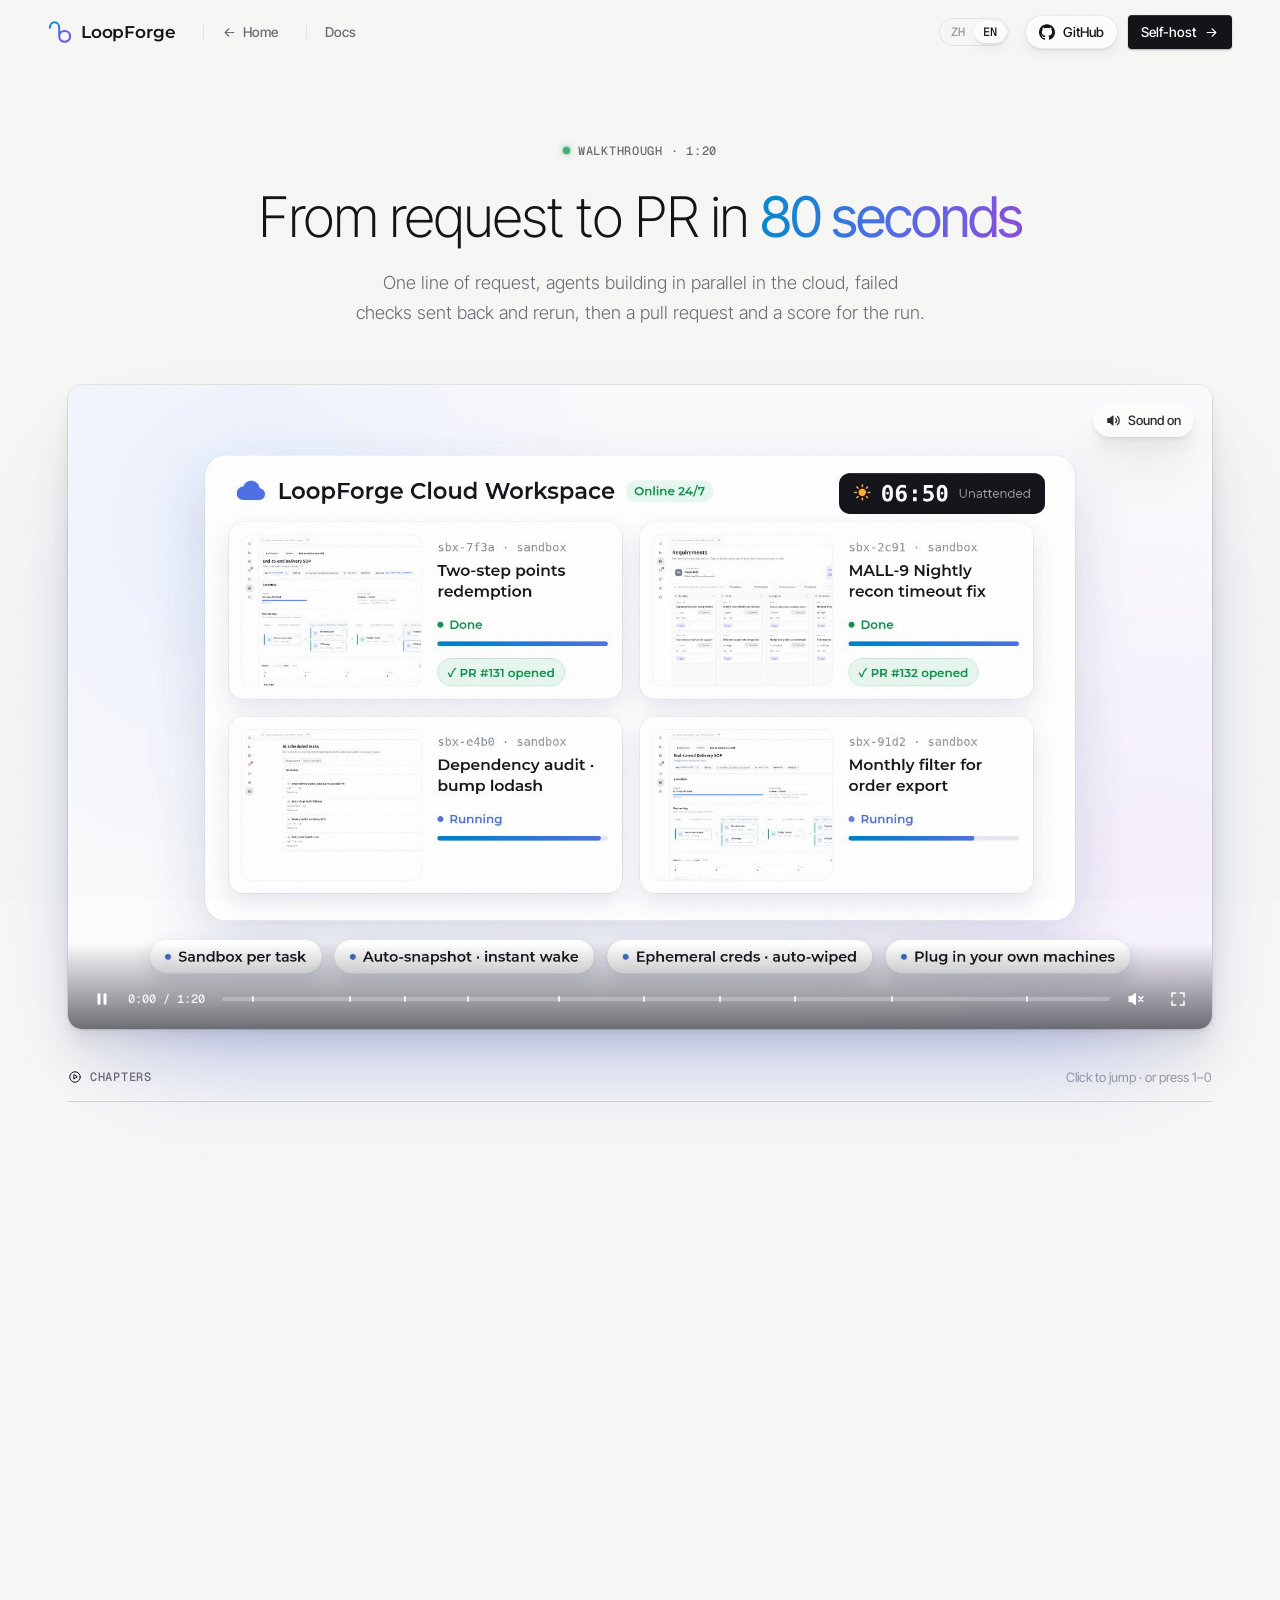
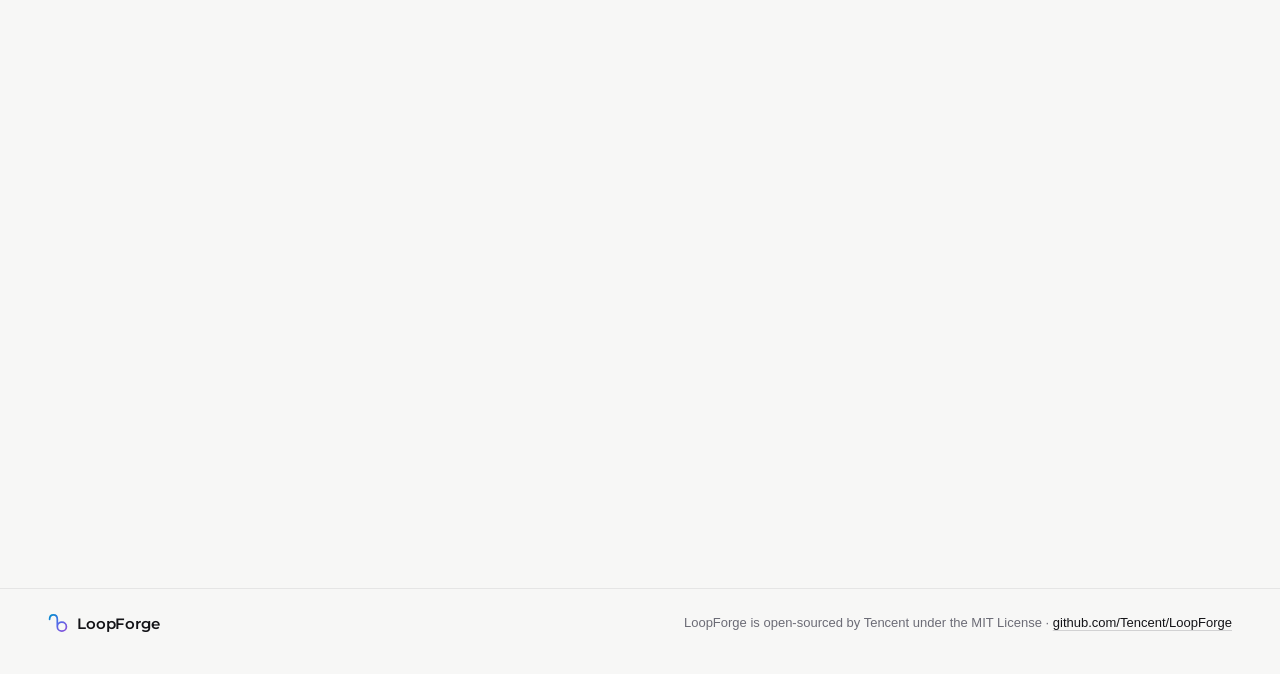
<file: demo/index.html>
<!doctype html>
<html lang="zh-CN">
<head>
<meta charset="utf-8">
<meta name="viewport" content="width=device-width,initial-scale=1">
<meta name="referrer" content="no-referrer">
<meta http-equiv="Content-Security-Policy" content="default-src 'self'; script-src 'self'; style-src 'self'; img-src 'self' data:; media-src 'self'; font-src 'self'; connect-src 'none'; object-src 'none'; base-uri 'self'; form-action 'none'">
<title>LoopForge · 演示视频</title>
<meta name="description" content="80 秒看完 LoopForge：从一句话提需求、多 Agent 云端并行开发，到提交 PR 和运行复盘。">
<meta property="og:title" content="LoopForge · 演示视频">
<meta property="og:type" content="video.other">
<meta property="og:url" content="https://loopforge.cn/demo/">
<meta property="og:image" content="https://loopforge.cn/demo/media/loopforge-promo.jpg?v=12">
<link rel="icon" type="image/svg+xml" href="../favicon.svg">
<link rel="preload" href="../site/fonts/inter-tight-latin-wght-normal.woff2" as="font" type="font/woff2" crossorigin>
<link rel="stylesheet" href="demo.css?v=11">
<script defer src="demo.js?v=10"></script>
</head>
<body>
<div id="app"></div>
<noscript><video src="media/loopforge-promo.mp4?v=12" poster="media/loopforge-promo.jpg?v=12" controls playsinline class="ns"></video></noscript>
</body>
</html>
</file>
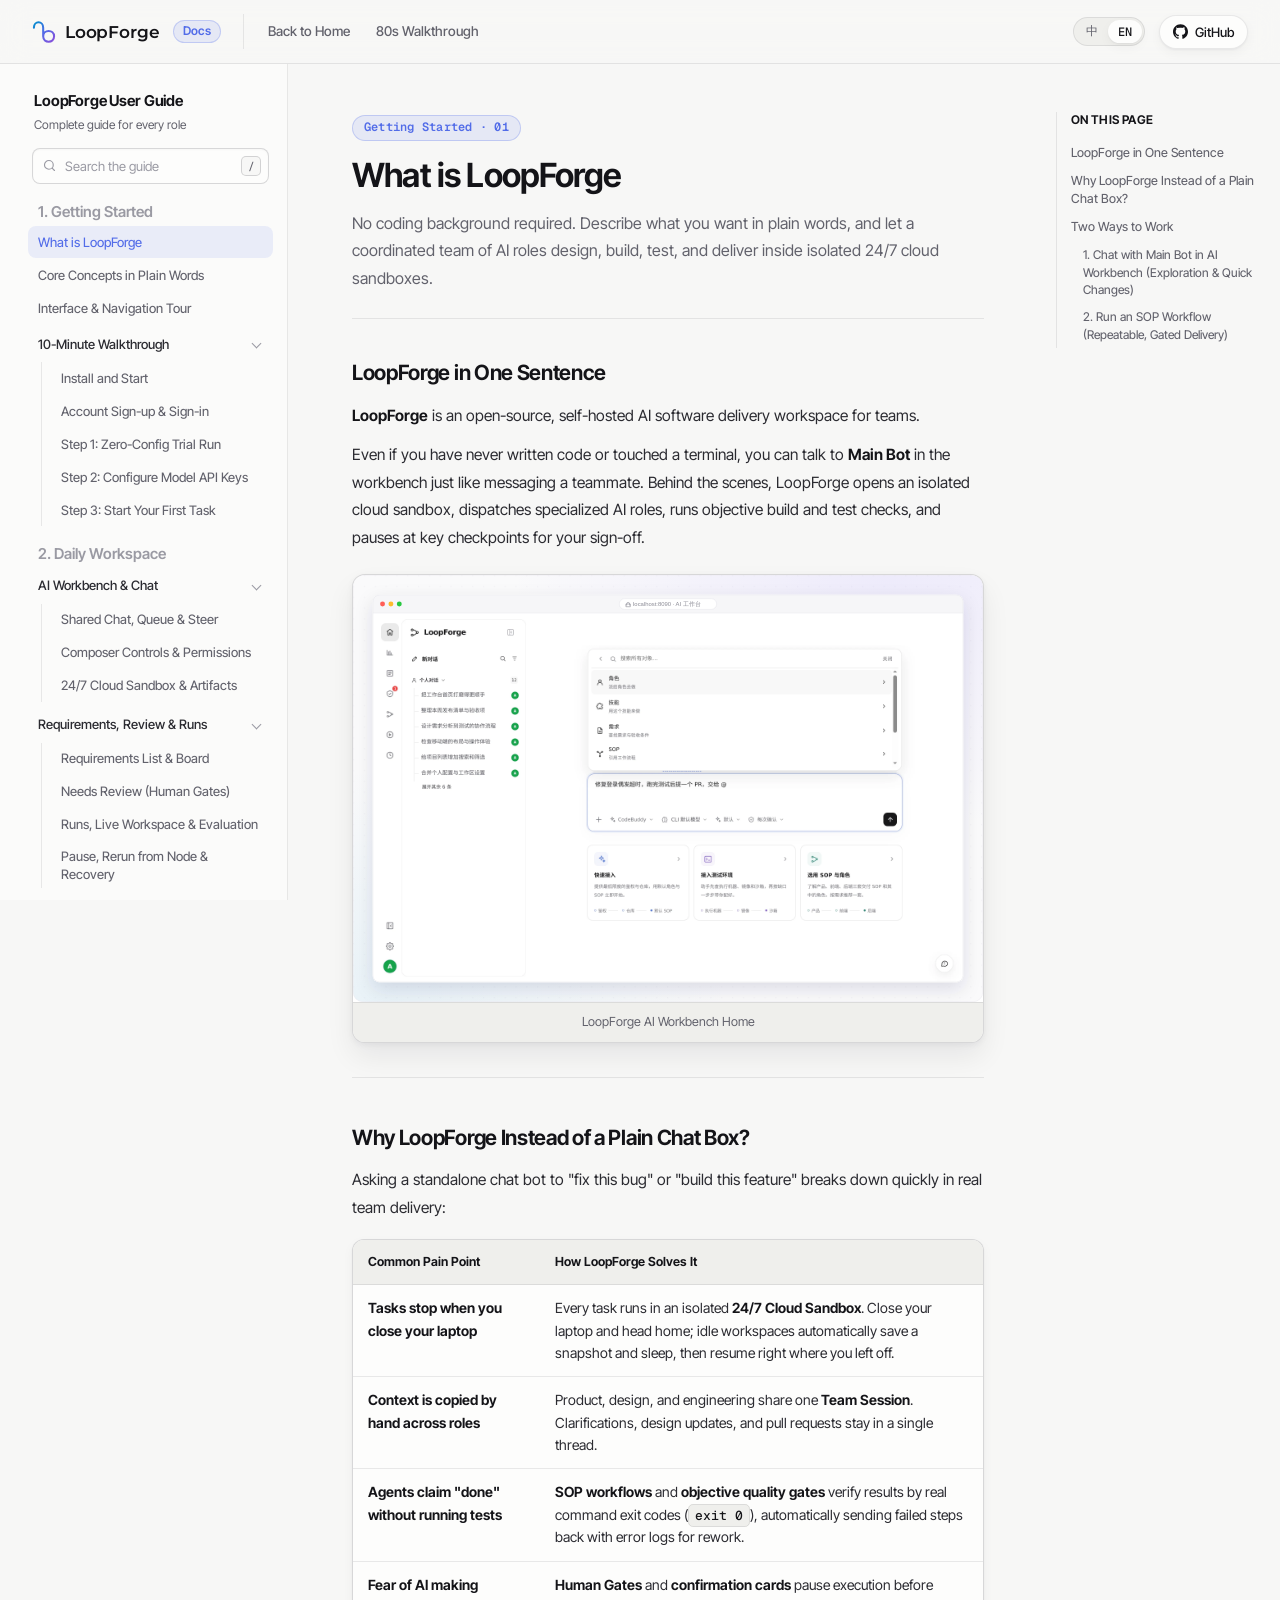
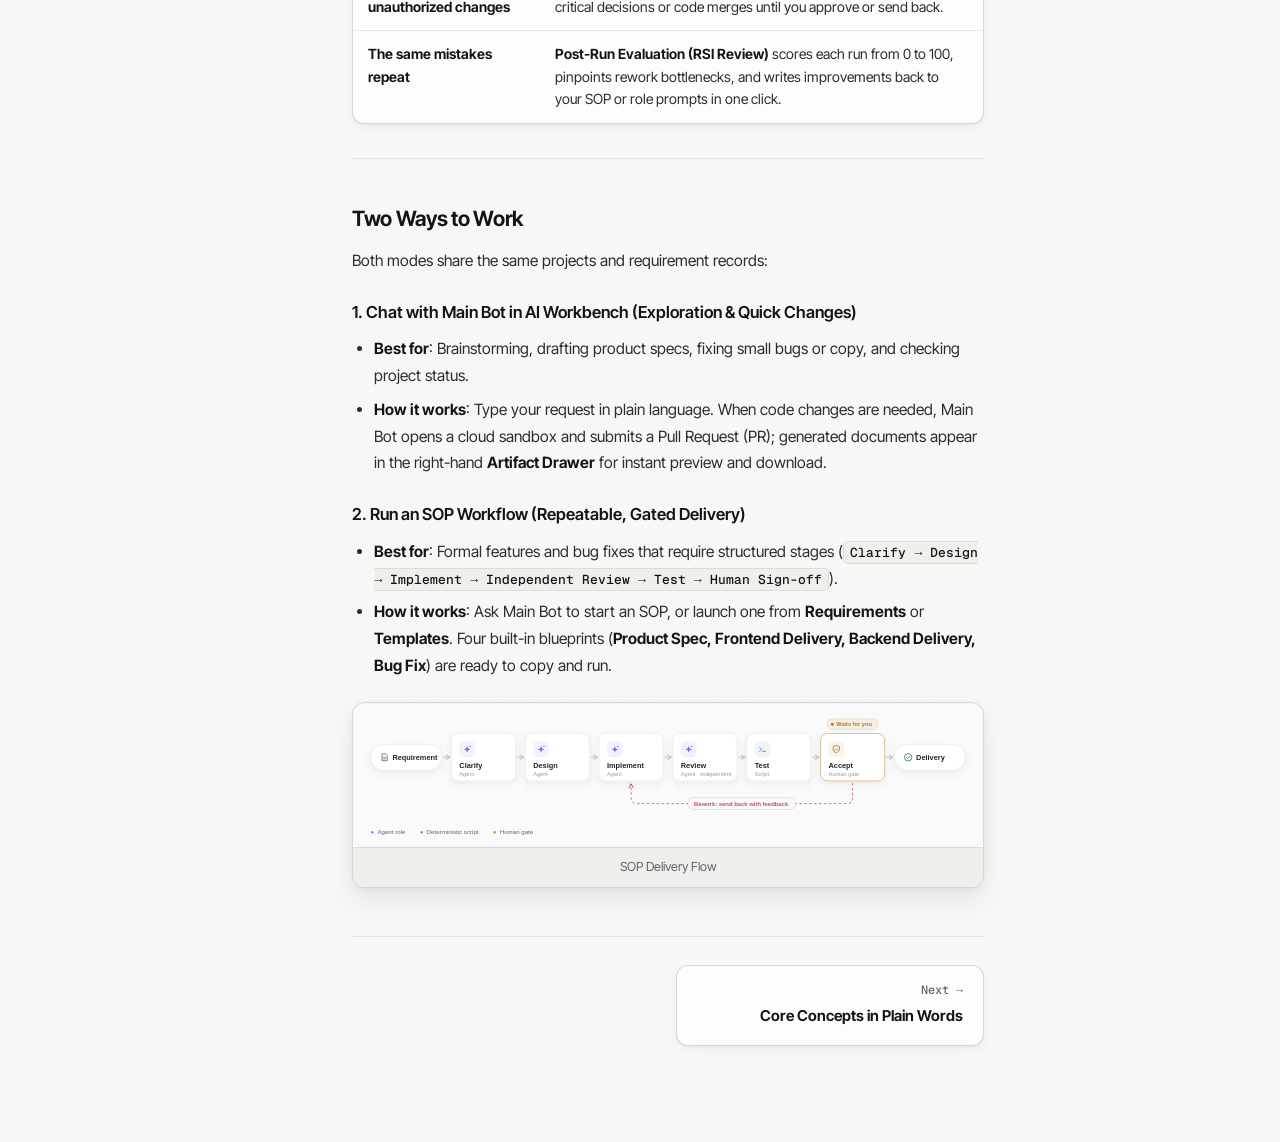
<file: docs/index.html>
<!doctype html>
<html lang="zh-CN">
<head>
<meta charset="utf-8">
<meta name="viewport" content="width=device-width,initial-scale=1">
<meta name="referrer" content="no-referrer">
<title>LoopForge · 使用文档</title>
<meta name="description" content="LoopForge 开源版完整使用文档：从零编程基础 10 分钟上手、免 API Key 体验，到 AI 工作台、需求看板、SOP 流程编排、人工审批门禁与定时自动化。">
<meta property="og:title" content="LoopForge · 使用文档">
<meta property="og:description" content="零基础友好的 LoopForge 完整功能手册。">
<meta property="og:type" content="website">
<meta property="og:url" content="https://loopforge.cn/docs/">
<link rel="icon" type="image/svg+xml" href="../favicon.svg">
<link rel="preload" href="../site/fonts/inter-tight-latin-wght-normal.woff2" as="font" type="font/woff2" crossorigin>
<link rel="stylesheet" href="docs.css?v=11">
<script defer src="content.js?v=13"></script>
<script defer src="docs.js?v=10"></script>
</head>
<body>
<div id="app"></div>
</body>
</html>
</file>
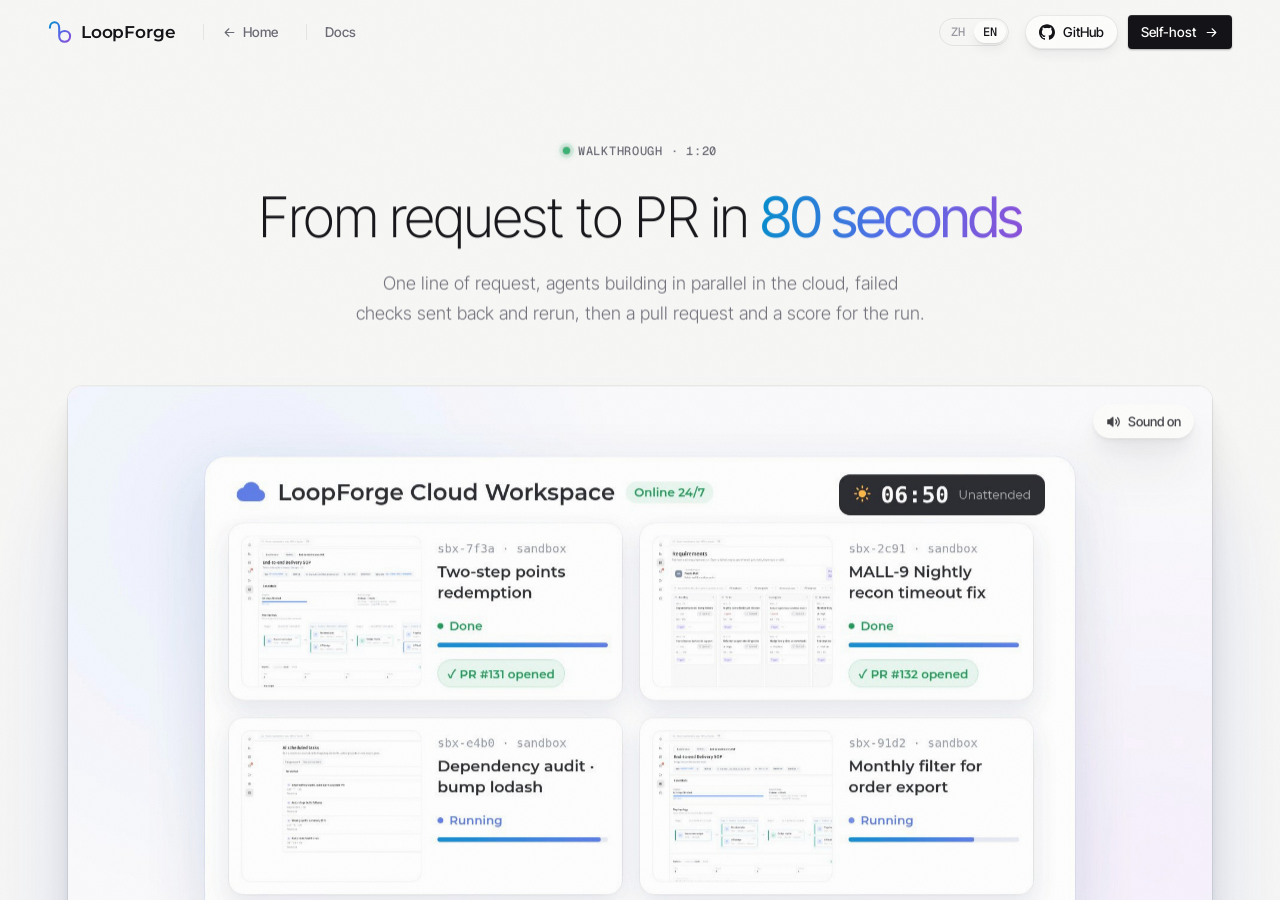
<file: playground/index.html>
<!doctype html><html lang="zh-CN"><head><meta charset="utf-8"><meta name="viewport" content="width=device-width,initial-scale=1"><meta http-equiv="refresh" content="0;url=../demo/"><title>演示已迁移 · LoopForge</title></head><body><p>演示已迁移：<a href="../demo/">观看 LoopForge 产品演示视频</a>。</p></body></html>
</file>
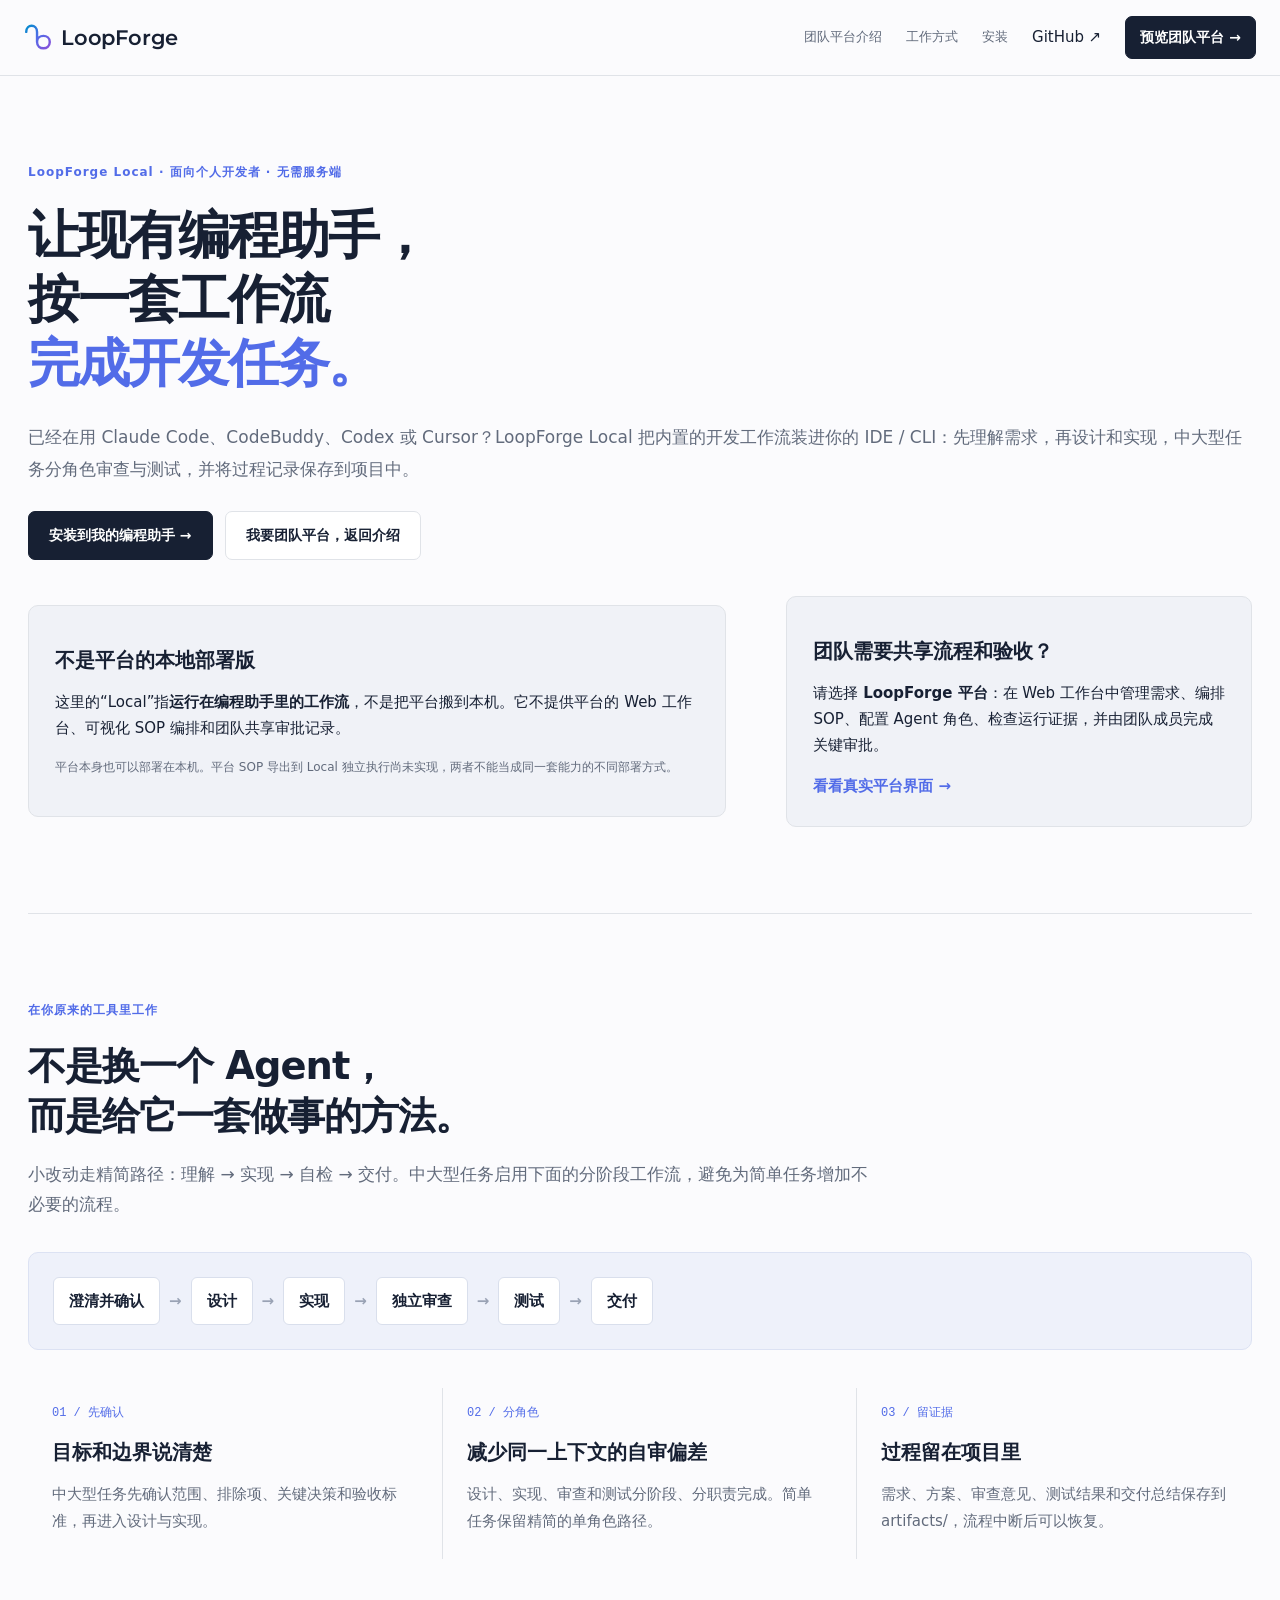
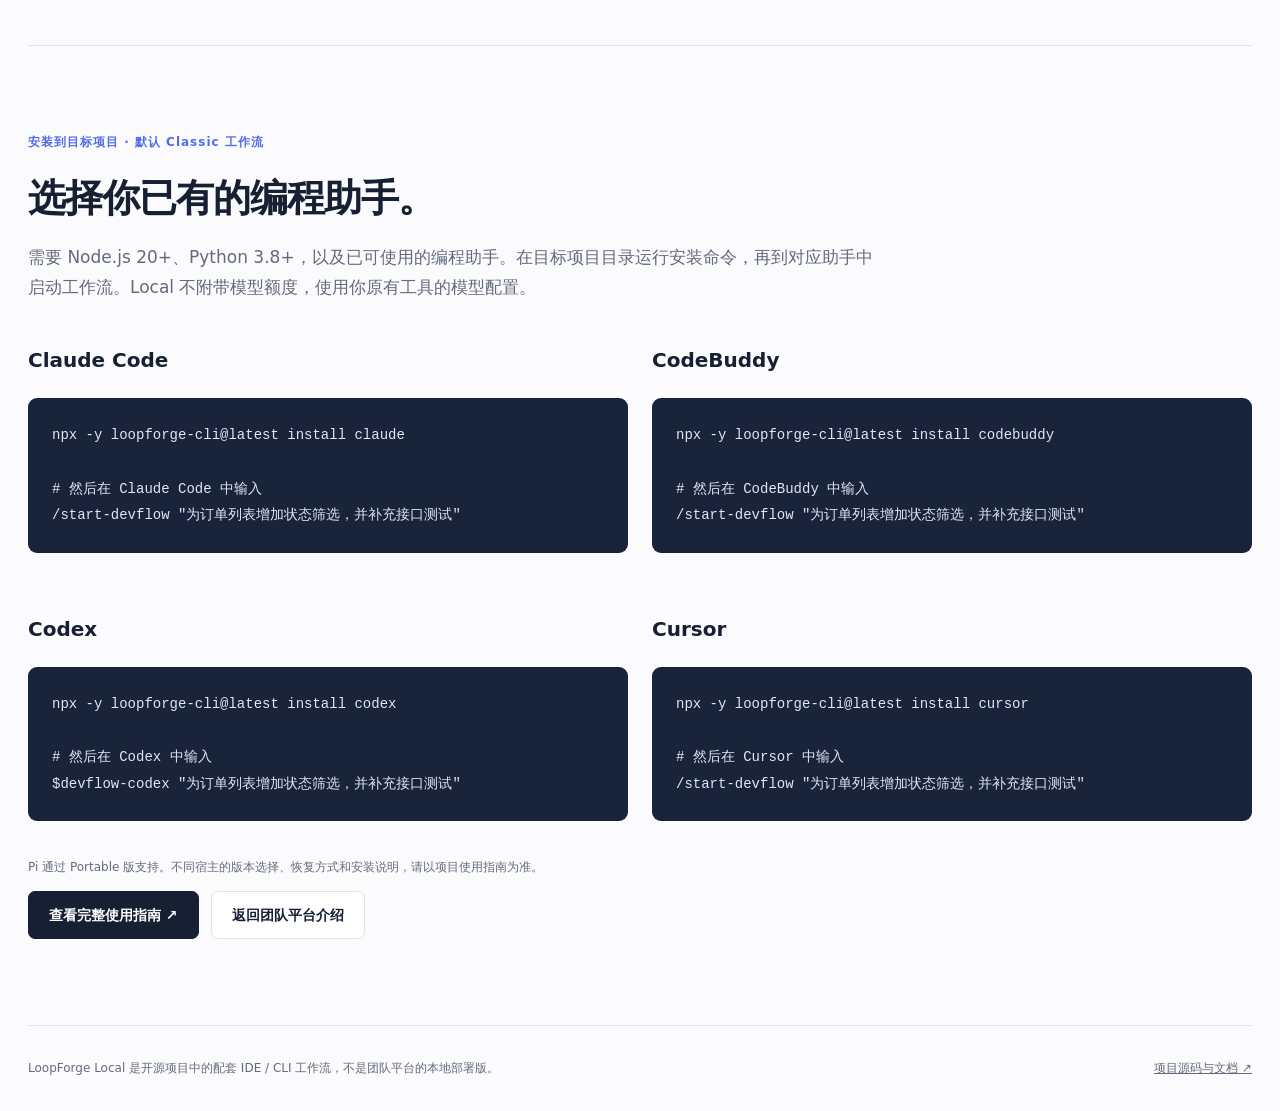
<file: local.html>
<!doctype html>
<html lang="zh-CN"><head><meta charset="utf-8"><meta name="viewport" content="width=device-width,initial-scale=1">
<title>LoopForge Local · 在 IDE / CLI 中使用开发工作流</title>
<meta name="description" content="面向个人开发者的 LoopForge Local：将内置开发工作流安装到 Claude Code、CodeBuddy、Codex、Cursor 等编程助手。无需部署服务端，不是平台的本地部署版。">
<meta name="referrer" content="no-referrer"><link rel="icon" href="favicon.svg"><link rel="stylesheet" href="site/platform.css">
</head><body>
<header><a class="brand" href="/"><img src="site/logo.svg" alt="">LoopForge</a><nav><a href="/">团队平台介绍</a><a href="#how">工作方式</a><a href="#install">安装</a></nav><a href="https://github.com/Tencent/LoopForge" target="_blank" rel="noopener noreferrer">GitHub ↗</a><a class="button primary" href="demo/">预览团队平台 →</a></header>
<main>
<section><p class="eyebrow">LoopForge Local · 面向个人开发者 · 无需服务端</p><h1>让现有编程助手，<br>按一套工作流<br><em>完成开发任务。</em></h1><p class="intro">已经在用 Claude Code、CodeBuddy、Codex 或 Cursor？LoopForge Local 把内置的开发工作流装进你的 IDE / CLI：先理解需求，再设计和实现，中大型任务分角色审查与测试，并将过程记录保存到项目中。</p><div class="actions"><a class="button primary" href="#install">安装到我的编程助手 →</a><a class="button" href="/">我要团队平台，返回介绍</a></div><div class="deploy-grid" style="margin-top:36px"><aside><h3>不是平台的本地部署版</h3><p>这里的“Local”指<strong>运行在编程助手里的工作流</strong>，不是把平台搬到本机。它不提供平台的 Web 工作台、可视化 SOP 编排和团队共享审批记录。</p><p class="note">平台本身也可以部署在本机。平台 SOP 导出到 Local 独立执行尚未实现，两者不能当成同一套能力的不同部署方式。</p></aside><aside><h3>团队需要共享流程和验收？</h3><p>请选择 <strong>LoopForge 平台</strong>：在 Web 工作台中管理需求、编排 SOP、配置 Agent 角色、检查运行证据，并由团队成员完成关键审批。</p><a href="demo/">看看真实平台界面 →</a></aside></div></section>
<section id="how"><p class="eyebrow">在你原来的工具里工作</p><h2>不是换一个 Agent，<br>而是给它一套做事的方法。</h2><p class="section-intro">小改动走精简路径：理解 → 实现 → 自检 → 交付。中大型任务启用下面的分阶段工作流，避免为简单任务增加不必要的流程。</p><div class="steps"><span>澄清并确认</span><b>→</b><span>设计</span><b>→</b><span>实现</span><b>→</b><span>独立审查</span><b>→</b><span>测试</span><b>→</b><span>交付</span></div><div class="cards"><article><span>01 / 先确认</span><h3>目标和边界说清楚</h3><p>中大型任务先确认范围、排除项、关键决策和验收标准，再进入设计与实现。</p></article><article><span>02 / 分角色</span><h3>减少同一上下文的自审偏差</h3><p>设计、实现、审查和测试分阶段、分职责完成。简单任务保留精简的单角色路径。</p></article><article><span>03 / 留证据</span><h3>过程留在项目里</h3><p>需求、方案、审查意见、测试结果和交付总结保存到 artifacts/，流程中断后可以恢复。</p></article></div></section>
<section id="install"><p class="eyebrow">安装到目标项目 · 默认 Classic 工作流</p><h2>选择你已有的编程助手。</h2><p class="section-intro">需要 Node.js 20+、Python 3.8+，以及已可使用的编程助手。在目标项目目录运行安装命令，再到对应助手中启动工作流。Local 不附带模型额度，使用你原有工具的模型配置。</p><div class="screens"><article><h3>Claude Code</h3><pre><code>npx -y loopforge-cli@latest install claude

# 然后在 Claude Code 中输入
/start-devflow "为订单列表增加状态筛选，并补充接口测试"</code></pre></article><article><h3>CodeBuddy</h3><pre><code>npx -y loopforge-cli@latest install codebuddy

# 然后在 CodeBuddy 中输入
/start-devflow "为订单列表增加状态筛选，并补充接口测试"</code></pre></article><article><h3>Codex</h3><pre><code>npx -y loopforge-cli@latest install codex

# 然后在 Codex 中输入
$devflow-codex "为订单列表增加状态筛选，并补充接口测试"</code></pre></article><article><h3>Cursor</h3><pre><code>npx -y loopforge-cli@latest install cursor

# 然后在 Cursor 中输入
/start-devflow "为订单列表增加状态筛选，并补充接口测试"</code></pre></article></div><p class="note">Pi 通过 Portable 版支持。不同宿主的版本选择、恢复方式和安装说明，请以项目使用指南为准。</p><div class="actions"><a class="button primary" href="https://github.com/Tencent/LoopForge/blob/main/docs/local/usage.zh-CN.md" target="_blank" rel="noopener noreferrer">查看完整使用指南 ↗</a><a class="button" href="/">返回团队平台介绍</a></div></section>
</main><footer>LoopForge Local 是开源项目中的配套 IDE / CLI 工作流，不是团队平台的本地部署版。<a href="https://github.com/Tencent/LoopForge" target="_blank" rel="noopener noreferrer">项目源码与文档 ↗</a></footer>
</body></html>
</file>
<file: site/site.css>
/* ---------- self-hosted Latin fonts (Chinese uses system fonts) ---------- */
@font-face{font-family:"Montserrat";src:url(fonts/montserrat-latin-600-normal.woff2) format("woff2");font-weight:600;font-display:swap}
@font-face{font-family:"Inter Tight";src:url(fonts/inter-tight-latin-wght-normal.woff2) format("woff2");font-weight:100 900;font-display:swap}
@font-face{font-family:"Geist Mono";src:url(fonts/geist-mono-latin-wght-normal.woff2) format("woff2");font-weight:100 900;font-display:swap}
/* ================= site: paper, ink, hairlines ================= */
:root{
 --paper:#F7F7F6;--raised:#FDFDFC;--deep:#EFEFEC;--ink:#141418;--tx:#2B2B31;--mute:#6C6C76;--faint:#9A9AA3;--rule:rgba(20,20,30,.08);--edge:rgba(20,20,30,.16);
 --acc:#526CE8;--grad:linear-gradient(100deg,#008DCC,#526CE8 50%,#8A4ED9);
 --zh:"PingFang SC","Noto Sans SC","Microsoft YaHei",sans-serif;--sans:"Inter Tight","PingFang SC","Noto Sans SC","Microsoft YaHei",sans-serif;--mono:"Geist Mono",ui-monospace,Menlo,monospace;
 --lift1:0 1px 1px rgba(20,20,30,.05),0 2px 3px rgba(20,20,30,.04),0 6px 12px rgba(20,20,30,.05);
 --lift2:0 1px 1px rgba(20,20,30,.04),0 3px 5px rgba(20,20,30,.05),0 12px 20px rgba(20,20,30,.06),0 32px 48px rgba(20,20,30,.07);
 --e-out:cubic-bezier(.16,1,.3,1);--e-io:cubic-bezier(.65,0,.35,1);--e-spr:cubic-bezier(.34,1.5,.64,1);--ease:var(--e-io);
 --grain:url("data:image/svg+xml,%3Csvg xmlns='http://www.w3.org/2000/svg' width='160' height='160'%3E%3Cfilter id='n'%3E%3CfeTurbulence type='fractalNoise' baseFrequency='.9' numOctaves='2' stitchTiles='stitch'/%3E%3CfeColorMatrix type='saturate' values='0'/%3E%3C/filter%3E%3Crect width='100%25' height='100%25' filter='url(%23n)'/%3E%3C/svg%3E");
 /* product UI tokens, from the LoopForge web app */
 --u-acc:#7b61ff;--u-acc2:#684ce9;--u-accs:#f0edff;--u-tx:#252529;--u-mu:#6f6f79;--u-ter:#9a9aa4;--u-bd:#eae9ee;--u-bds:#f1f0f4;--u-bdx:#dcdbe3;--u-cv:#fafafb;--u-soft:#f5f6f7;
 --u-ok:#338768;--u-oks:#e8f4ee;--u-err:#c15161;--u-errs:#fbecee;--u-warn:#b7791f;--u-warns:#fdf4e4;--u-run:#5b6cff;--u-runs:#eef0ff;
 --u-font:"Inter Tight","PingFang SC","Noto Sans SC","Microsoft YaHei",sans-serif}
*{box-sizing:border-box}
html{scroll-behavior:smooth;scroll-padding-top:84px}
html,body{margin:0;background:var(--paper);color:var(--tx);-webkit-font-smoothing:antialiased}
body{font:400 16px/1.6 var(--sans);overflow-x:hidden}
body:after{content:"";position:fixed;inset:0;z-index:200;pointer-events:none;background:var(--grain);opacity:.045;mix-blend-mode:multiply}
a{color:inherit;text-decoration:none}
.sp{flex:1}
.ic{width:16px;height:16px;flex:0 0 auto;display:inline-block;vertical-align:-3px}
.mk{width:15px;height:15px;flex:0 0 15px;color:var(--ink)}
.wrap{max-width:1240px;margin:0 auto;padding-left:48px;padding-right:48px}
/* type */
.h{margin:0;font:300 60px/1.12 var(--zh);letter-spacing:-.02em;color:var(--ink)}
:lang(en) .h{font-family:var(--sans);font-weight:250;letter-spacing:-.035em;line-height:1.02}
.h em{font-style:normal;font-weight:400;background:var(--grad);-webkit-background-clip:text;background-clip:text;color:transparent}
.hl{display:block;overflow:hidden;padding-bottom:.1em;margin-bottom:-.1em}
.sub{margin:20px 0 0;font:300 18px/1.7 var(--zh);color:var(--mute);max-width:620px}
:lang(en) .sub{font-family:var(--sans)}
.kick{display:inline-flex;align-items:center;gap:8px;font:500 12px/1 var(--mono);letter-spacing:.06em;text-transform:uppercase;color:var(--mute)}
.kick .ic{width:14px;height:14px;color:var(--ink)}
.led{width:7px;height:7px;border-radius:50%;background:#3BB273;box-shadow:0 0 0 1px rgba(20,20,30,.12),0 0 6px rgba(59,178,115,.7)}
/* reveal motion */
.rv{opacity:0;transform:translateY(10px);transition:opacity .5s var(--e-out),transform .7s var(--e-out)}.rv.on{opacity:1;transform:none}
.rv.up{display:inline-block;opacity:1;transform:translateY(105%);transition:transform .9s var(--e-out)}.rv.up.on{transform:none}
.rv.pop{transform:scale(.7)}.rv.pop.on{transform:none;transition:opacity .25s var(--e-out),transform .5s var(--e-spr)}
.rvo{opacity:0;transition:opacity .45s var(--e-out)}.rvo.on{opacity:1}
.rewind *{transition:none!important;animation:none!important}
body.still *{transition:none!important}
/* buttons */
.btn-k{display:inline-flex;align-items:center;gap:10px;white-space:nowrap;height:46px;padding:0 20px;border-radius:4px;background:var(--ink);color:#fff;font:500 15px var(--sans);box-shadow:inset 0 1px 0 rgba(255,255,255,.12),0 1px 2px rgba(0,0,0,.3);transition:background .2s}
.btn-k:hover{background:#2A2A32}.btn-k.sm{height:34px;padding:0 13px;font-size:13.5px;gap:8px}
.btn-t{display:inline-flex;align-items:center;gap:8px;height:46px;padding:0 6px;font:500 15px var(--sans);color:var(--ink);background:linear-gradient(var(--ink),var(--ink)) 6px calc(100% - 11px)/calc(100% - 12px) 1px no-repeat;transition:background-size .3s var(--e-out)}
.btn-t .mk{color:currentColor}
.ar{display:inline-flex;transition:transform .35s var(--e-out)}.ar .ic{width:15px;height:15px}
a:hover>.ar{transform:translateX(4px)}
/* nav */
.nav{position:fixed;top:0;left:0;right:0;z-index:50;border-bottom:1px solid transparent;transition:background .3s,border-color .3s}
.nav.sc{background:rgba(247,247,246,.82);backdrop-filter:saturate(1.4) blur(14px);-webkit-backdrop-filter:saturate(1.4) blur(14px);border-color:var(--rule)}
.nbar{max-width:1340px;margin:0 auto;height:64px;padding:0 48px;display:flex;align-items:center;gap:10px}
.brand{display:flex;align-items:center;gap:9px;font:600 17px "Montserrat",var(--sans);letter-spacing:-.01em;color:var(--ink)}.brand svg{width:24px;height:24px}
.brand svg{overflow:visible;transition:transform .6s var(--e-spr)}.brand span{transition:transform .4s var(--e-out)}
.brand .lgg{stroke-dasharray:14 86;stroke-dashoffset:14;opacity:0;transition:opacity .3s}
.brand:hover svg{transform:rotate(-12deg) scale(1.08)}.brand:hover span{transform:translateX(2px)}
.brand:hover .lgg{opacity:.85;animation:lgrun 1.1s var(--e-io) infinite}
@keyframes lgrun{from{stroke-dashoffset:14}to{stroke-dashoffset:-86}}
.nav .brand .lgp{stroke-dasharray:100;animation:lgdraw 1.3s var(--e-out) .15s backwards}
.nav .brand span{animation:lgtxt .8s var(--e-out) .55s backwards}
@keyframes lgdraw{from{stroke-dashoffset:100}to{stroke-dashoffset:0}}
@keyframes lgtxt{from{opacity:0;transform:translateX(-8px);filter:blur(4px)}to{opacity:1;transform:none;filter:none}}
body.still .brand *{animation:none!important}
.links{display:flex;gap:2px;margin-right:12px}
.links a{position:relative;padding:6px 12px;font:500 14.5px var(--sans);color:var(--mute);transition:color .2s}.links a:hover{color:var(--ink)}
.links a.on{color:var(--ink)}.links a.on:before{content:"";position:absolute;left:0;top:50%;width:5px;height:5px;margin-top:-2.5px;border-radius:50%;background:var(--acc)}
.lang{display:flex;border:1px solid var(--rule);border-radius:999px;padding:2px;margin-right:6px}.lang button{all:unset;cursor:pointer;font:500 12px var(--mono);color:var(--faint);padding:3px 9px;border-radius:999px}.lang button.on{background:var(--raised);color:var(--ink);box-shadow:var(--lift1)}
.ghs{display:inline-flex;align-items:center;gap:8px;height:34px;padding:0 13px;border-radius:999px;border:1px solid var(--rule);background:var(--raised);font:500 13.5px var(--sans);color:var(--ink);box-shadow:var(--lift1)}
/* hero */
.hero{position:relative;padding:150px 48px 0;max-width:1340px;margin:0 auto}
.hero:before{content:"";position:absolute;left:50%;top:-10%;width:1300px;height:900px;margin-left:-650px;background:radial-gradient(closest-side,rgba(82,108,232,.13),transparent 70%),radial-gradient(closest-side at 70% 40%,rgba(138,78,217,.09),transparent 70%);z-index:-1;pointer-events:none}
.hx{display:grid;grid-template-columns:1fr;gap:40px}
.hxl .kick{margin-bottom:28px}
.hero h1.h{font-size:86px;line-height:1.08;letter-spacing:-.035em}
:lang(en) .hero h1.h{font-size:90px;line-height:1.0;letter-spacing:-.045em}
.hxr{display:grid;grid-template-columns:minmax(0,580px) auto;justify-content:space-between;align-items:end;gap:20px 48px}.hxr .sub{margin:0;font-size:18px;max-width:580px}.hxr .cta{margin:0}.hxr .ags{grid-column:1;margin-top:0}
.cta{display:flex;align-items:center;gap:20px;margin-top:28px}
.ags{display:flex;align-items:center;gap:14px;margin-top:30px;color:var(--ink)}.ags small{font:500 11.5px var(--mono);letter-spacing:.04em;color:var(--faint);text-transform:uppercase;margin-right:4px}
.ags>span:not(.sep),.ags>a{display:flex;align-items:center;line-height:0}.ags>a{color:var(--ink)}.ags .mk{width:18px;height:18px;flex-basis:18px}.ags .sep{width:1px;height:16px;background:var(--edge)}
.hwin{position:relative;margin:72px 0 0;padding:0 0 0}
.atag{position:absolute;z-index:3;display:flex;align-items:center;pointer-events:none}
.atag b{font:500 12px/1 var(--mono);color:var(--ink);background:#FFD33D;padding:7px 9px;border-radius:2px;box-shadow:0 1px 0 rgba(0,0,0,.12);white-space:nowrap}
.atag i{display:block;width:56px;height:1px;background:#E0B100}
.atag.l{left:-28px;flex-direction:row}.atag.r{right:-28px;flex-direction:row-reverse}
.atag.l.rv{transform:translateX(-12px)}.atag.r.rv{transform:translateX(12px)}.atag.rv.on{transform:none}
/* section heads */
.sec-h{max-width:900px}.sec-h .kick{margin-bottom:22px}
.why,.story,.video,.deploy{padding-top:170px}
/* pains: an editorial list */
.pains{margin-top:64px;border-top:1px solid var(--edge)}
.pain{display:grid;grid-template-columns:64px 44px minmax(0,1fr) minmax(0,1.1fr);gap:20px;align-items:center;padding:26px 0;border-bottom:1px solid var(--rule);transition:background .3s}
.pain:hover{background:linear-gradient(90deg,rgba(82,108,232,.05),transparent 60%)}
.pn{font:500 13px var(--mono);color:var(--faint)}
.pi{width:36px;height:36px;border-radius:8px;display:grid;place-items:center;background:var(--raised);box-shadow:var(--lift1),inset 0 0 0 1px var(--rule);color:var(--ink)}.pi .ic{width:18px;height:18px}
.pain h3{margin:0;font:300 28px/1.25 var(--zh);letter-spacing:-.01em;color:var(--ink)}:lang(en) .pain h3{font-family:var(--sans);font-weight:300;letter-spacing:-.02em}
.pain p{margin:0;font:300 16px/1.6 var(--zh);color:var(--mute)}:lang(en) .pain p{font-family:var(--sans)}
/* story steps */
.stp{position:relative;margin-top:120px}
.stp:first-of-type{margin-top:96px}
.sth{display:grid;grid-template-columns:110px minmax(0,1fr) minmax(0,.8fr);gap:28px;align-items:end;padding-bottom:30px;border-bottom:1px solid var(--rule);margin-bottom:28px}
.stn{font:200 84px/0.8 var(--sans);letter-spacing:-.04em;color:var(--ink);opacity:.9}
.stt .kick{margin-bottom:16px}
.stt .h{font-size:42px;line-height:1.2}:lang(en) .stt .h{font-size:44px;line-height:1.05}
.sth .sub{margin:0;font-size:16px;max-width:none}
.stage{position:relative;padding:44px;border-radius:14px;background:radial-gradient(rgba(20,20,30,.09) 1px,transparent 1px) 0 0/20px 20px,var(--deep);box-shadow:inset 0 0 0 1px var(--rule);overflow:hidden}
.stage:before{content:"";position:absolute;left:10%;right:10%;top:-30%;height:70%;background:radial-gradient(closest-side,rgba(123,97,255,.14),transparent);pointer-events:none}
.rp{all:unset;position:absolute;right:16px;bottom:12px;cursor:pointer;display:inline-flex;align-items:center;gap:6px;font:500 12px var(--mono);color:var(--mute);padding:5px 10px;border-radius:4px;background:var(--raised);box-shadow:var(--lift1);opacity:0;pointer-events:none;transition:opacity .4s var(--e-out)}
.rp .ic{width:13px;height:13px}.played .rp{opacity:1;pointer-events:auto}.rp:hover{color:var(--ink)}
.fit{position:relative}.fz{transform-origin:0 0}
.win{position:relative;border-radius:12px;background:#fff;overflow:hidden;box-shadow:0 0 0 1px rgba(20,20,30,.07),var(--lift2);will-change:transform;transform-origin:50% 0}
/* video */
.vframe{position:relative;margin-top:60px;aspect-ratio:16/9;border-radius:14px;overflow:hidden;background:#0E1018;box-shadow:0 0 0 1px var(--rule),var(--lift2)}
.vframe video{display:block;width:100%;height:100%;object-fit:cover}
.play{all:unset;position:absolute;inset:0;cursor:pointer;display:flex;flex-direction:column;align-items:center;justify-content:center;gap:14px;color:#fff;font:500 13px var(--mono);letter-spacing:.04em;background:radial-gradient(closest-side,rgba(10,12,20,.28),transparent)}
.play i{width:84px;height:84px;border-radius:50%;display:grid;place-items:center;background:rgba(255,255,255,.95);color:var(--ink);box-shadow:0 18px 40px -12px rgba(0,0,0,.45);transition:transform .45s var(--e-spr)}
.play svg{width:28px;height:28px;margin-left:4px}.play:hover i{transform:scale(1.08)}.play span{text-shadow:0 1px 10px rgba(0,0,0,.5)}
.vframe.on .play{display:none}
.vfoot{margin-top:18px;display:flex;justify-content:flex-end}
/* deploy */
.dep2{margin-top:56px;display:grid;grid-template-columns:minmax(0,1fr);gap:14px;max-width:900px}
.tabs{position:relative;display:inline-flex;flex-wrap:wrap;gap:2px;padding:3px;border-radius:6px;background:var(--deep);box-shadow:inset 0 1px 2px rgba(20,20,30,.08);justify-self:start}
.tabs .ind{position:absolute;left:0;top:3px;bottom:3px;width:0;border-radius:4px;background:var(--raised);box-shadow:var(--lift1),inset 0 0 0 1px var(--rule);transition:transform .45s var(--e-io),width .45s var(--e-io)}
.tabs button{all:unset;position:relative;z-index:1;cursor:pointer;display:inline-flex;align-items:center;gap:8px;padding:8px 14px;font:500 13.5px var(--sans);color:var(--mute);transition:color .25s}
.tabs button.act{color:var(--ink)}.tabs .mk{color:currentColor}.lgm svg{width:15px;height:15px;display:block}
.ibox{border-radius:10px;background:#18181B;color:#E4E4E7;box-shadow:var(--lift2);font:400 14.5px/2 var(--mono);overflow:hidden}
.ibh{display:flex;align-items:center;gap:7px;padding:10px 14px;border-bottom:1px solid rgba(255,255,255,.08);font:500 12px var(--mono);color:#71717A}
.ibh i{width:10px;height:10px;border-radius:50%;background:#3F3F46}.ibh span:first-of-type{margin-left:8px}
.ibh button{all:unset;cursor:pointer;display:inline-flex;align-items:center;gap:6px;color:#A1A1AA;padding:3px 8px;border-radius:4px}.ibh button:hover{background:rgba(255,255,255,.08);color:#fff}.ibh .ic{width:13px;height:13px}
.ibox .row,.ibox .st,.ibox .ed{padding:0 22px}.ibox .row:first-of-type{padding-top:14px}
.ibox .row{display:flex;gap:12px}.ibox .row span,.ibox .ps{color:#C4B5FD}.ibox code{white-space:pre;color:#F4F4F5}
.ibox .st{display:flex;gap:8px;margin-top:8px;padding-top:10px;border-top:1px dashed rgba(255,255,255,.1)}
.ibox .ed{padding-bottom:16px;font:400 12.5px var(--zh);color:#71717A;opacity:0;transition:opacity .4s var(--e-out)}.ibox .ed.on{opacity:1}
code.typing:after{content:"";display:inline-block;width:7px;height:15px;background:#C4B5FD;vertical-align:-2px;margin-left:1px}
.inote{margin:4px 0 0;font:300 14px var(--zh);color:var(--mute)}.inote code{font:500 13px var(--mono);color:var(--ink);background:var(--deep);padding:2px 6px;border-radius:3px}.inote a{color:var(--ink);text-decoration:underline;text-underline-offset:3px}
/* closing */
.fin{margin-top:180px;padding:120px 48px 130px;text-align:center;border-top:1px solid var(--rule);background:radial-gradient(700px 320px at 50% 100%,rgba(82,108,232,.1),transparent 70%)}
.fin .fl{display:inline-block;margin-bottom:30px}.fin .fl svg{width:64px;height:64px;display:block}
.fin .h{font-size:52px;line-height:1.25}:lang(en) .fin .h{font-size:56px;line-height:1.04}
.fin .sub{margin:18px auto 0;max-width:560px}
.fin .cta{justify-content:center;margin-top:40px}
.ft{max-width:1340px;margin:0 auto;padding:24px 48px 40px;border-top:1px solid var(--rule);display:flex;align-items:center;justify-content:space-between;gap:24px;font:300 13px/1.6 var(--zh);color:var(--mute)}
.ft .brand{font-size:15px}.ft .brand svg{width:20px;height:20px}
.ft a:not(.brand){color:var(--ink);text-decoration:underline;text-decoration-color:var(--edge);text-underline-offset:3px}

/* ================= product UI (mirrors the LoopForge web app) ================= */
.win,.win *{font-family:var(--u-font)}
.win code,.win .mono{font-family:var(--mono)}
.win{color:var(--u-tx);font-size:13px;line-height:1.5}
.win .ic{width:15px;height:15px}
.win b{font-weight:600}
.tg{display:inline-flex;align-items:center;gap:5px;font:500 11.5px var(--u-font);padding:2px 8px;border-radius:999px;background:var(--u-soft);color:var(--u-mu);white-space:nowrap}
.tg .ic{width:12px;height:12px}.tg .mk{width:12px;height:12px;flex-basis:12px;color:currentColor}
.tg.ok{background:var(--u-oks);color:var(--u-ok)}.tg.ac{background:var(--u-accs);color:var(--u-acc)}
.ubt{display:inline-flex;align-items:center;gap:6px;height:30px;padding:0 11px;border-radius:6px;border:1px solid var(--u-bd);background:#fff;font:500 12.5px var(--u-font);color:var(--u-tx);white-space:nowrap;transition:transform .12s var(--e-out),background .2s,box-shadow .2s}
.ubt .ic{width:14px;height:14px}.ubt.sm{height:26px;font-size:12px;padding:0 9px}
.ubt.ac{background:var(--u-acc);border-color:var(--u-acc);color:#fff}.ubt.dk{background:#18181b;border-color:#18181b;color:#fff}.ubt.rd{color:var(--u-err);border-color:#f2d3d8}
.ubt.grd{height:38px;padding:0 16px;border:0;background:linear-gradient(100deg,#5b6cff,#7b61ff 55%,#9b5cf0);color:#fff;box-shadow:0 6px 18px -6px rgba(123,97,255,.6)}
.press{transform:scale(.95)!important}
.fld{display:flex;align-items:center;gap:7px;height:32px;padding:0 10px;border:1px solid var(--u-bd);border-radius:6px;background:#fff;font-size:12.5px;color:var(--u-tx)}.fld .ic:last-child{margin-left:auto;color:var(--u-ter)}.fld .mk{width:13px;height:13px}
.dot{display:inline-block;width:7px;height:7px;border-radius:50%;background:var(--u-ter)}.dot.ok{background:var(--u-ok)}
.s-b{display:none!important}.swon .s-a{display:none!important}.swon .s-b{display:inline-flex!important}
/* app chrome */
.app{display:flex;height:100%;min-height:0;background:#fff}
.arl{flex:0 0 52px;display:flex;flex-direction:column;align-items:center;gap:4px;padding:12px 0;border-right:1px solid var(--u-bds);background:#fff}
.alg svg{width:24px;height:24px;display:block;margin-bottom:10px}
.ari{position:relative;width:34px;height:34px;border-radius:8px;display:grid;place-items:center;color:var(--u-mu)}.ari .ic{width:17px;height:17px}
.ari.on{background:#eaeaea;color:#18181b}
.bdg{position:absolute;right:4px;top:3px;min-width:13px;height:13px;border-radius:7px;background:#e5484d;color:#fff;font:700 8.5px/13px var(--u-font);text-align:center}
.aav{width:26px;height:26px;border-radius:50%;background:linear-gradient(135deg,#7b61ff,#5b8cff);color:#fff;font:600 11px/26px var(--u-font);text-align:center;margin-top:6px}
.amn{flex:1;min-width:0;display:flex;flex-direction:column;background:var(--u-cv)}
.atp{display:flex;align-items:center;gap:10px;height:48px;padding:0 18px;border-bottom:1px solid var(--u-bds);background:#fff}
.asr{display:flex;align-items:center;gap:8px;width:300px;height:30px;padding:0 10px;border:1px solid var(--u-bd);border-radius:7px;color:var(--u-ter);font-size:12.5px;white-space:nowrap;min-width:0;flex-shrink:1}.asr .ic{flex:none}.asr em{font-style:normal;overflow:hidden;text-overflow:ellipsis;min-width:0}.asr kbd{flex:none;margin-left:auto;font:500 10.5px var(--mono);border:1px solid var(--u-bd);border-radius:4px;padding:0 5px;color:var(--u-mu)}
.apj{display:flex;align-items:center;gap:6px;height:30px;padding:0 10px;border:1px solid var(--u-bd);border-radius:7px;font:600 12px var(--u-font)}.apj .ic{width:13px;height:13px;color:var(--u-ter)}
.alng{font:500 11.5px var(--u-font);color:var(--u-mu);border:1px solid var(--u-bd);border-radius:7px;padding:5px 8px}
.aad{display:flex;align-items:center;gap:6px;font:600 12px var(--u-font)}.aad i{width:22px;height:22px;border-radius:50%;background:#18181b;color:#fff;font:600 10px/22px var(--u-font);text-align:center;font-style:normal}
.abd{flex:1;min-height:0}
.dni{width:28px;height:28px;flex:0 0 28px;border-radius:7px;display:grid;place-items:center;background:var(--u-accs);color:var(--u-acc)}.dni .ic{width:15px;height:15px}
.dck{margin-left:auto;width:20px;height:20px;flex:0 0 20px;border-radius:50%;display:grid;place-items:center;background:var(--u-ok);color:#fff;transform:scale(0);transition:transform .45s var(--e-spr)}.dck .ic{width:12px;height:12px;stroke-width:2.6}
/* hero: designer */
.dsg{display:flex;flex-direction:column;height:100%}
.dtb{display:flex;align-items:center;gap:8px;padding:10px 16px;border-bottom:1px solid var(--u-bds);background:#fff}
.dsel{display:flex;align-items:center;gap:8px;height:32px;padding:0 12px;border:1px solid var(--u-bd);border-radius:7px;font:600 13px var(--u-font)}.dsel .ic{width:13px;height:13px;color:var(--u-ter)}
.dmeta{font:500 11.5px var(--mono);color:var(--u-ter);margin-left:6px}
.dbody{display:grid;grid-template-columns:190px minmax(0,1fr) 230px;min-height:470px}
.dpal{padding:14px;border-right:1px solid var(--u-bds);background:#fff}
.dph{font:600 12.5px var(--u-font);margin-bottom:10px}.dph small{display:block;font-weight:400;color:var(--u-ter);font-size:11px}
.dpg{display:grid;grid-template-columns:1fr 1fr;gap:6px}.dpg span{display:flex;flex-direction:column;align-items:center;gap:5px;padding:10px 4px;border:1px solid var(--u-bd);border-radius:8px;font-size:11px;color:var(--u-mu)}.dpg .ic{width:16px;height:16px;color:var(--u-acc)}
.dpl{margin-top:14px;display:flex;flex-direction:column;gap:3px}.dpl div{display:flex;align-items:center;gap:8px;padding:6px 8px;border-radius:6px;font-size:12px;color:var(--u-mu)}
.dpl b{width:18px;height:18px;border-radius:5px;display:grid;place-items:center;font:600 10px var(--u-font);background:var(--u-soft);color:var(--u-mu)}.dpl .on{background:var(--u-accs);color:var(--u-tx)}.dpl .on b{background:var(--u-acc);color:#fff}
.dcv{position:relative;background:radial-gradient(#dedde6 1px,transparent 1px) 0 0/16px 16px,var(--u-cv)}
.degs{position:absolute;left:0;top:0;overflow:visible}
.deg{fill:none;stroke:#7d8bff;stroke-width:2}.deg.dr{stroke-dasharray:1;stroke-dashoffset:1;transition:stroke-dashoffset .6s var(--e-io)}.deg.dr.on{stroke-dashoffset:0}
.deg.rej{stroke:#e5484d;stroke-width:1.6;stroke-dasharray:6 5;animation:dash 1.2s linear infinite}@keyframes dash{to{stroke-dashoffset:-22}}
.rjl{position:absolute;left:370px;top:202px;font:600 11px var(--u-font);color:#e5484d;background:#fff;border:1px solid #f5c2c6;border-radius:4px;padding:1px 6px}
.dnd{position:absolute;width:196px;padding:10px 12px;border:1.5px solid var(--u-bd);border-radius:10px;background:#fff;box-shadow:0 4px 14px -8px rgba(20,20,40,.2);transition:border-color .3s,box-shadow .3s,opacity .5s var(--e-out),transform .5s var(--e-spr)}
.dnh{display:flex;align-items:center;gap:9px}.dnh b{display:block;font-size:13px}.dnh small{display:block;font-size:11px;color:var(--u-ter)}
.dnf{display:flex;gap:6px;margin-top:9px;flex-wrap:wrap}.dnf span,.dnf code{display:inline-flex;align-items:center;gap:4px;font-size:10.5px;padding:2px 6px;border-radius:4px;background:var(--u-soft);color:var(--u-mu)}.dnf .mk{width:11px;height:11px;flex-basis:11px}
.dnd.hum{border-style:dashed;border-color:#d9cffd}.dnd.hum .dni,.tnd .dni.hm{background:#fdf4e4;color:var(--u-warn)}
.dnd.go,.tnd.go{border-color:var(--u-run);box-shadow:0 0 0 4px rgba(91,108,255,.13),0 6px 18px -8px rgba(91,108,255,.5)}
.dnd.dn,.tnd.dn{border-color:#9fd2b8}.dnd.dn .dck,.tnd.dn .dck,.gnd.dn .dck{transform:scale(1)}
.dins{padding:14px;border-left:1px solid var(--u-bds);background:#fff;display:flex;flex-direction:column;gap:6px}
.dih{padding-bottom:10px;margin-bottom:4px;border-bottom:1px solid var(--u-bds)}.dih b{display:block;font-size:14px}.dih small{color:var(--u-ter);font-size:11.5px}
.dins label{font:500 11px var(--u-font);color:var(--u-mu);margin-top:4px}
/* 01 cloud */
.cwp{padding:22px 24px 22px;background:#fff}
.cwh{display:flex;align-items:center;gap:10px;margin-bottom:16px}.cwh>b{font:600 18px var(--u-font)}
.cwi{color:#5b6cff}.cwi .ic{width:26px;height:26px;fill:#e4e7ff}
.lid{display:inline-flex;align-items:center;gap:6px;font-size:12px;color:var(--u-ter);padding:5px 10px;border:1px dashed var(--u-bdx);border-radius:8px}
.clk{display:inline-flex;align-items:center;gap:9px;padding:7px 14px;border-radius:9px;background:#18181b;color:#fff}.clk .ic{color:#f6c344;width:15px;height:15px}.clk b{font:600 18px var(--mono);letter-spacing:.02em}.clk small{font-size:11.5px;color:#a1a1aa}
.cwg{display:grid;grid-template-columns:1fr 1fr;gap:14px}
.cwc{display:grid;grid-template-columns:200px minmax(0,1fr);gap:16px;padding:12px;border:1px solid var(--u-bd);border-radius:12px;background:#fff;box-shadow:0 6px 20px rgba(0,0,0,.04)}
.th2{display:flex;height:122px;border:1px solid var(--u-bds);border-radius:8px;overflow:hidden;background:var(--u-cv)}.th2 .r{flex:0 0 14px;border-right:1px solid var(--u-bds);background:#fff}
.th2>div{flex:1;padding:10px;display:flex;flex-direction:column;gap:7px}.th2 p{margin:0;height:7px;border-radius:3px;background:#e7e6ee}.th2 p:first-child{width:60%;height:9px;background:#d8d6e2}.th2 p.w{width:40%;background:#cfd6ff}
.th2 p.n{height:26px;background:none;display:flex;gap:6px}.th2 p.n i{flex:1;border-radius:4px;border:1px solid #dcdbe6;background:#fff}
.th2.board p{height:auto;background:none;display:flex;gap:5px}.th2.board p i{flex:1;height:30px;border-radius:4px;background:#fff;border:1px solid #e3e2ea}.th2.list p{width:auto!important;background:#ecebf1}
.cwm{display:flex;flex-direction:column;gap:6px;padding-top:4px}.cwm small{font:500 11.5px var(--mono);color:var(--u-ter)}
.cwm b{font:600 14.5px/1.4 var(--u-font)}.cwm b code{font:500 11.5px var(--mono);color:var(--u-ter);margin-right:6px}
.cst{display:inline-flex;align-items:center;gap:6px;margin-top:auto;font:600 12px var(--u-font);color:var(--u-run)}.cst i{width:7px;height:7px;border-radius:50%;background:currentColor;animation:pl 1.2s ease-in-out infinite}
.cst.ok{color:var(--u-ok)}.cst.ok i,.cst.zz i{animation:none}.cst.zz{color:var(--u-mu)}@keyframes pl{50%{opacity:.3}}
.pg{display:block;height:5px;border-radius:3px;background:#eceaf2;overflow:hidden;margin-bottom:4px}.bar{display:block;height:100%;width:0;border-radius:3px;background:linear-gradient(90deg,#5b6cff,#7b61ff);transition:width 1.6s var(--e-out)}.bar.on{width:var(--w)}
.swon .pg .bar{background:#c9c8d3}.cwc[data-sw=".62"].swon .pg .bar{background:var(--u-ok)}
.cwf{display:flex;align-items:center;gap:8px;margin-top:14px;padding:10px 12px;border-radius:8px;background:var(--u-oks);color:var(--u-ok);font:500 12.5px var(--u-font)}
/* 02 chat */
.asd{flex:0 0 230px;padding:12px 10px;border-right:1px solid var(--u-bds);background:#fff;display:flex;flex-direction:column;gap:2px}
.sdh{display:flex;align-items:center;gap:8px;padding:4px 6px 12px}.sdh svg{width:20px;height:20px}.sdh b{font:600 14px "Montserrat",var(--u-font)}.sdh i{margin-left:auto;color:var(--u-ter)}
.sdn{display:flex;align-items:center;gap:8px;padding:7px 8px;font-weight:600;font-size:12.5px}.sdn .ic:last-child{color:var(--u-ter)}
.sdg{display:flex;align-items:center;gap:6px;padding:12px 8px 4px;font-size:11.5px;color:var(--u-mu)}.sdg .ic{width:13px;height:13px}
.sdi{display:flex;align-items:center;gap:8px;padding:6px 8px 6px 22px;border-radius:7px;font-size:12px;color:var(--u-tx)}.sdi span{flex:1;white-space:nowrap;overflow:hidden;text-overflow:ellipsis}
.sdi b{font:600 9.5px var(--u-font);color:var(--u-mu);background:var(--u-soft);border-radius:4px;padding:1px 5px}.sdi.on{background:#eeedf3;font-weight:600}
.cvh{display:flex;align-items:center;gap:10px;height:50px;padding:0 22px;border-bottom:1px solid var(--u-bds);background:#fff}.cvh>b{font-size:13.5px}.cvh small{color:var(--u-ter);font-size:11.5px}
.avs{display:flex}.avs i{width:24px;height:24px;border-radius:50%;border:2px solid #fff;margin-left:-6px;font:600 10px/20px var(--u-font);text-align:center;color:#fff;font-style:normal}
.a1{background:#f0702a}.a2{background:#3fa66b}.a3{background:#5b8cff}
.cvb{padding:16px 60px 8px;display:flex;flex-direction:column;gap:12px;background:#fff;min-height:400px}
.msg.me{align-self:flex-end;max-width:72%;display:flex;flex-direction:column;align-items:flex-end}
.mwho{display:flex;align-items:center;gap:6px;font-size:11px;color:var(--u-ter);margin-bottom:4px}.mav{width:18px;height:18px;border-radius:50%;color:#fff;font:600 9px/18px var(--u-font);text-align:center}
.msg.me p{margin:0;padding:8px 13px;border-radius:12px 12px 4px 12px;background:#e9efff;color:#1f2a52;font-size:13px}
.msg.bot{max-width:84%}.mbl{display:flex;align-items:center;gap:6px;font:600 12px var(--u-font);color:var(--u-tx);margin-bottom:4px}.mbl svg{width:16px;height:16px}.mbl small{font-weight:400;color:var(--u-ter)}
.msg.bot p{margin:0;font-size:13.5px}
.tool{display:flex;align-items:center;gap:10px;margin-top:8px;padding:9px 12px;border:1px solid var(--u-bd);border-radius:9px;background:var(--u-cv)}.tool>.ic{color:var(--u-acc)}.tool b{display:block;font-size:12.5px}.tool small{font:500 11px var(--mono);color:var(--u-ter)}.tool .tg{margin-left:auto}
.runc{margin-top:8px;border:1px solid var(--u-bd);border-radius:10px;overflow:hidden}.rch{display:flex;align-items:center;gap:8px;padding:9px 12px;background:var(--u-cv);border-bottom:1px solid var(--u-bds)}.rch .ic{color:var(--u-run)}.rch small{color:var(--u-ter);font-size:11.5px}
.rcf{display:flex;gap:6px;padding:10px 12px;flex-wrap:wrap}.rcf span{display:inline-flex;align-items:center;gap:5px;font-size:11.5px;padding:3px 9px;border-radius:999px;border:1px solid var(--u-bd);color:var(--u-ter);transition:all .3s}
.rcf i{width:6px;height:6px;border-radius:50%;background:#d4d3dc}.rcf span.go{border-color:#c9cdfd;color:var(--u-run);background:var(--u-runs)}.rcf span.go i{background:var(--u-run);animation:pl .8s infinite}.rcf span.dn{color:var(--u-ok);border-color:#bfe0cf}.rcf span.dn i{background:var(--u-ok)}
.think{display:flex;align-items:center;gap:4px}.think .mbl{margin:0 6px 0 0}.think i{width:5px;height:5px;border-radius:50%;background:var(--u-ter);animation:dots 1s infinite}.think i:nth-of-type(2){animation-delay:.15s}.think i:nth-of-type(3){animation-delay:.3s}
.think.rv{height:0;overflow:hidden;transition:none}.think.rv.on{height:22px}
@keyframes dots{0%,100%{opacity:.25}40%{opacity:1}}
.cmp{margin:6px 60px 18px;border:1px solid var(--u-bd);border-radius:14px;background:#fff;box-shadow:0 6px 20px rgba(0,0,0,.05)}
.cmi{padding:12px 14px 6px;color:var(--u-ter);font-size:13px}.cmt{display:flex;align-items:center;gap:12px;padding:6px 10px 10px;font-size:12px;color:var(--u-mu)}
.cmt span{display:inline-flex;align-items:center;gap:5px}.cmt .mk{width:13px;height:13px}.cmt .perm{color:var(--u-ok)}.cmt b{width:28px;height:28px;border-radius:8px;display:grid;place-items:center;background:#e9e8ee;color:#fff}
/* 03 run detail */
.rnd{padding:16px 22px 22px;display:flex;flex-direction:column;gap:12px}
.rnb{display:flex;align-items:center;gap:8px;font-size:12px}.crumb{font-weight:600}
.rnh{display:flex;align-items:center;gap:8px}.rnh h4{margin:0;font:600 19px var(--u-font)}.rnh p{margin:2px 0 0;font-size:12px;color:var(--u-ter)}
.rst span{display:none;font:600 11.5px var(--u-font);padding:3px 10px;border-radius:999px}.rst .s-run{display:inline-block;background:var(--u-runs);color:var(--u-run)}
.pz .rst .s-run,.rdone .rst .s-run{display:none}.pz .rst .s-pz{display:inline-block;background:var(--u-warns);color:var(--u-warn)}.rdone .rst .s-ok{display:inline-block;background:var(--u-oks);color:var(--u-ok)}
.rnm{display:flex;gap:8px;flex-wrap:wrap}.rnm span{display:inline-flex;align-items:center;gap:6px;height:26px;padding:0 9px;border:1px solid var(--u-bd);border-radius:6px;font-size:11.5px;color:var(--u-mu);background:#fff}.rnm b{color:var(--u-tx)}.rnm code{color:var(--u-run);font-size:11px}.rnm .ic{width:13px;height:13px}.rnm .mk{width:12px;height:12px}
.rpx{position:relative;height:66px}.rpi,.rpz{position:absolute;inset:0;border-radius:10px;transition:opacity .3s}
.rpi{display:flex;align-items:center;gap:8px;padding:0 14px;border:1px solid #d6d9fb;background:#f6f7ff;color:var(--u-run)}.rpi b{font-size:12.5px;color:var(--u-tx)}.rpi .r-b,.rdone .rpi .r-a{display:none}.rdone .rpi .r-b{display:inline}.rdone .rpi{border-color:#bfe0cf;background:var(--u-oks);color:var(--u-ok)}
.rpz{padding:12px 14px;border:1px solid #f1d9a8;background:#fffaf0;opacity:0}.pz .rpz{opacity:1}.pz .rpi{opacity:0}.rpzt{display:flex;align-items:center;gap:8px;color:var(--u-warn)}.rpzt b{color:var(--u-tx);font-size:13px}.rpz p{margin:4px 0 0 24px;font-size:12px;color:var(--u-mu)}
.tpo{border:1px solid var(--u-bd);border-radius:12px;background:#fff;padding:14px 16px 18px}
.tpoh{display:flex;align-items:baseline;gap:10px;margin-bottom:14px}.tpoh b{font-size:13.5px}.tpoh small{color:var(--u-ter);font-size:11.5px}
.lg{display:inline-flex;align-items:center;gap:6px;font-size:11px;color:var(--u-ter)}.lg i{width:7px;height:7px;border-radius:50%;background:#d4d3dc;margin-left:6px}.lg i.g{background:var(--u-ok)}.lg i.b{background:var(--u-run)}.lg i.r{background:#e5484d}
.tpg{display:flex;align-items:center;gap:6px}
.tst{display:flex;flex-direction:column;gap:8px;flex:1;min-width:0}.tst small{font-size:11px;color:var(--u-ter);padding-left:2px}.tst.par{padding:8px;border:1.5px dashed #d6d9fb;border-radius:10px;background:#fafaff}.tst.par>small{color:var(--u-run)}
.tar{color:#b5b4c0}.tar .ic{width:14px;height:14px}
.tnd{display:flex;align-items:center;gap:8px;padding:9px 10px;border:1.5px solid var(--u-bd);border-radius:9px;background:#fff;transition:border-color .3s,box-shadow .3s}
.tnd b{display:block;font-size:12.5px;white-space:nowrap}.tnd small{font-size:10.5px;color:var(--u-ter);white-space:nowrap}.tnd small span{display:none}.tnd small .s0{display:inline}
.tnd.go small .s0,.tnd.dn small .s0{display:none}.tnd.go small .s1{display:inline;color:var(--u-run)}.tnd.dn small .s2{display:inline;color:var(--u-ok)}
.tnd.hold{border-color:#f1d9a8;box-shadow:0 0 0 4px rgba(183,121,31,.1)}
.mcur{position:absolute;left:0;top:0;width:16px;height:20px;z-index:20;pointer-events:none;opacity:0;transition:opacity .25s;will-change:transform}.mcur svg{width:16px;height:20px;display:block;filter:drop-shadow(0 2px 3px rgba(0,0,0,.25))}
.mcur i{position:absolute;left:-10px;top:-10px;width:20px;height:20px;border-radius:50%;border:2px solid var(--u-acc);opacity:0}.mcur.click i{animation:ring .5s var(--e-out)}@keyframes ring{0%{transform:scale(.3);opacity:1}100%{transform:scale(1.7);opacity:0}}
/* 04 gate canvas */
.gcv{background:#fff}
.gtb{display:flex;align-items:center;gap:8px;padding:12px 18px;border-bottom:1px solid var(--u-bds)}.gtb>.ic{color:var(--u-acc)}
.gst{position:relative;height:340px;background:radial-gradient(#dedde6 1px,transparent 1px) 0 0/16px 16px,var(--u-cv)}
.gegs{position:absolute;left:0;top:0}
.ge{fill:none;stroke:#d4d3dc;stroke-width:2;transition:stroke .4s}.ge.on{stroke:#7d8bff}.ge.rej{stroke:transparent;stroke-dasharray:6 5}.ge.rej.on{stroke:#e5484d;animation:dash 1.2s linear infinite}
.gnd{position:absolute;width:232px;padding:11px 12px 8px;border:1.6px solid var(--u-bd);border-radius:11px;background:#fff;box-shadow:0 4px 14px -8px rgba(20,20,40,.2);transition:border-color .35s,box-shadow .35s,background .35s}
.gnd .dnh b{font-size:13.5px}.gnc{display:flex;gap:6px;margin:10px 0 8px}.gnc span{font-size:10.5px;padding:2px 7px;border-radius:4px;background:var(--u-soft);color:var(--u-mu)}.gnc .att b{color:var(--u-tx)}.gnc .wt{background:var(--u-warns);color:var(--u-warn)}
.gnp{display:flex;flex-direction:column;align-items:flex-end;gap:1px;font-size:10px;color:var(--u-ter);border-top:1px solid var(--u-bds);padding-top:6px}.gnp i{display:inline-block;width:6px;height:6px;border-radius:50%;margin-right:5px}.gnp i.g{background:var(--u-ok)}.gnp i.r{background:#e5484d}
.gnd.dn{border-color:#6cbf93;background:#f7fcf9}.gnd.go{border-color:var(--u-run);box-shadow:0 0 0 5px rgba(91,108,255,.14)}
.gnd.bad{border-color:#e5484d;background:#fff5f6;box-shadow:0 0 0 5px rgba(229,72,77,.14)}.gnd.rj{border-color:#f0a3a8}.gnd.wt{border-color:#e9c27a;box-shadow:0 0 0 5px rgba(183,121,31,.1)}
.gbad,.gok{position:absolute;left:356px;top:6px;display:inline-flex;align-items:center;gap:6px;font:700 14px var(--u-font);padding:7px 12px;border-radius:9px;opacity:0;transform:translateY(6px) scale(.9);transition:opacity .3s var(--e-out),transform .45s var(--e-spr)}
.gbad{color:#d13a43;background:#fde9eb;box-shadow:0 6px 16px -6px rgba(229,72,77,.4)}.gok{color:var(--u-ok);background:var(--u-oks);box-shadow:0 6px 16px -6px rgba(51,135,104,.35)}.gbad.on,.gok.on{opacity:1;transform:none}.gbad .ic,.gok .ic{width:15px;height:15px;stroke-width:2.4}
.grl{position:absolute;left:300px;top:292px;font:600 11.5px var(--u-font);color:#d13a43;background:#fff;border:1px solid #f5c2c6;border-radius:5px;padding:2px 8px;opacity:0;transition:opacity .3s}.grl.on{opacity:1}
.glog{background:#18181b;color:#d4d4d8;padding:10px 18px 14px;font:400 12.5px/1.85 var(--mono);min-height:176px}
.glh{display:flex;align-items:center;gap:8px;padding-bottom:6px;margin-bottom:4px;border-bottom:1px solid rgba(255,255,255,.08);color:#a1a1aa;font-family:var(--u-font)}.glh b{color:#fff;font-size:12.5px}.glh small{font-size:11px}
.glog *{font-family:var(--mono)}.glog .glh,.glog .glh *{font-family:var(--u-font)}.glog .ps{color:#c4b5fd}.glog .bd{color:#fb7185}.glog .gd{color:#4ade80}.glog .dm{color:#a1a1aa}.glog .rv{transform:none}
/* 05 board */
.rql2{padding:18px 22px 22px;display:flex;flex-direction:column;gap:12px}
.rqh{display:flex;align-items:center;gap:8px}.rqh h4{margin:0;font:600 20px var(--u-font)}.rqh p{margin:2px 0 0;font-size:12px;color:var(--u-ter)}
.sch{display:flex;align-items:center;gap:8px;padding:9px 12px;border:1px solid #d6d9fb;border-radius:10px;background:#f6f7ff;color:var(--u-run)}.sch b{color:var(--u-tx);font-size:12.5px}
.kb{position:relative;display:grid;grid-template-columns:repeat(4,220px);gap:12px;height:478px}
.kcol{border-radius:12px;background:#f2f1f6;padding:10px}
.kch{display:flex;align-items:center;gap:6px;font:600 12px var(--u-font);color:var(--u-mu);padding:2px 4px 10px}.kch .ic{width:13px;height:13px}.kch b{font-weight:600;color:var(--u-ter)}
.kcs{position:absolute;left:10px;top:40px}
.kc{position:absolute;left:0;top:0;width:200px;height:104px;padding:10px 11px;border:1px solid var(--u-bd);border-radius:10px;background:#fff;box-shadow:0 2px 8px rgba(0,0,0,.04);transition:transform .8s var(--e-out),opacity .4s,box-shadow .3s}
.kc.rv{opacity:0}.kc.rv.on{opacity:1}
.kc small{font:500 10.5px var(--mono);color:var(--u-ter)}.kc b{display:block;margin:3px 0 10px;font-size:12.5px;white-space:nowrap;overflow:hidden;text-overflow:ellipsis}
.kcr{display:flex;align-items:center;justify-content:space-between}.pri{font-size:11px;color:var(--u-mu)}.pri.hot{color:#d13a43}
.kst>span{display:none;align-items:center;gap:5px;font:500 11px var(--u-font);padding:2px 8px;border-radius:999px;border:1px solid var(--u-bd);color:var(--u-mu)}.kst .ic{width:11px;height:11px}
.c0 .kst .c0,.c1 .kst .c1,.c2 .kst .c2,.c3 .kst .c3{display:inline-flex}.c1 .kst .c1{color:var(--u-run);border-color:#c9cdfd;background:var(--u-runs)}.c2 .kst .c2{color:var(--u-warn);border-color:#f1d9a8;background:var(--u-warns)}.c3 .kst .c3{color:var(--u-ok);border-color:#bfe0cf;background:var(--u-oks)}
.c1{box-shadow:0 0 0 3px rgba(91,108,255,.12),0 2px 8px rgba(0,0,0,.04)}
.spin{display:inline-block;width:9px;height:9px;border-radius:50%;border:1.5px solid #c9cdfd;border-top-color:var(--u-run);animation:sp .7s linear infinite}@keyframes sp{to{transform:rotate(360deg)}}
.kcf{position:absolute;right:8px;top:8px;font:600 10px var(--u-font);color:var(--u-warn);background:var(--u-warns);border-radius:4px;padding:1px 6px;opacity:0;transition:opacity .3s}.kcf.on{opacity:1}
.kdn{display:flex;align-items:center;gap:8px;padding:10px 12px;border-radius:10px;background:var(--u-oks);color:var(--u-ok);font:600 12.5px var(--u-font)}
/* 06 evaluation */
.evp{padding:18px 22px 22px;display:flex;flex-direction:column;gap:14px}
.evb{display:flex;align-items:center;gap:20px;padding:18px 20px;border:1px solid var(--u-bd);border-radius:14px;background:#fff;box-shadow:0 10px 30px -12px rgba(123,97,255,.25)}
.evb h4{margin:8px 0 4px;font:600 17px var(--u-font)}.evb p{margin:0;font-size:12px;color:var(--u-mu);max-width:470px}
.evm{display:flex;flex-direction:column;gap:5px;width:200px}.evm small{font-size:11px;color:var(--u-mu)}.evm .fld .ic:first-child{color:var(--u-acc)}
.evr{display:grid;grid-template-columns:210px 1fr 1.3fr;gap:14px}
.evs2,.evd2,.evx{border:1px solid var(--u-bd);border-radius:12px;background:#fff;padding:14px}
.evs2{position:relative;display:flex;flex-direction:column;align-items:center;gap:10px}
.rg{width:120px;height:120px;transform:rotate(-90deg)}.rg circle{fill:none;stroke:#efeef3;stroke-width:9}.rg .rgv{stroke:#e8a33a;stroke-linecap:round;stroke-dasharray:100;stroke-dashoffset:100;transition:stroke .4s}
.r2 .rg .rgv{stroke:var(--u-ok)}
.rgt{position:absolute;top:50px;left:0;right:0;text-align:center}.rgt b{font:700 34px/1 var(--u-font);letter-spacing:-.02em}.rgt small{display:block;font:500 10.5px var(--mono);color:var(--u-ter)}
.evl{display:flex;flex-direction:column;align-items:center;gap:2px;font:600 12.5px var(--u-font)}.evl small{font-weight:400;color:var(--u-ter);font-size:11px}
.evd2{display:flex;flex-direction:column;gap:10px;justify-content:center}.evd2>div{display:grid;grid-template-columns:80px 1fr;gap:8px;align-items:center;font-size:11.5px;color:var(--u-mu)}
.evd2 i{height:7px;border-radius:4px;background:#efeef3;overflow:hidden}.evd2 em{display:block;height:100%;width:0;border-radius:4px;background:linear-gradient(90deg,#e8a33a,#f0c062)}.r2 .evd2 em{background:linear-gradient(90deg,#338768,#5cc093)}
.evxh{display:flex;align-items:center;gap:7px;margin-bottom:8px}.evxh .ic{color:var(--u-acc)}.evxh b{font-size:13px}.evxh small{margin-left:auto;font-size:10.5px;color:var(--u-ter)}
.rxi{display:grid;grid-template-columns:auto 1fr auto;gap:10px;align-items:center;padding:8px 10px;margin-top:6px;border:1px solid var(--u-bd);border-radius:9px;transition:background .3s,border-color .3s}
.rxt{font:600 10.5px var(--u-font);padding:2px 7px;border-radius:4px;background:var(--u-accs);color:var(--u-acc);white-space:nowrap}
.rxi p{margin:0;font-size:12px;line-height:1.45}.rxd{align-items:center;gap:4px;font:600 11.5px var(--u-font);color:var(--u-ok);white-space:nowrap}.rxd .ic{width:12px;height:12px}
.rxi.swon{background:#f6fbf8;border-color:#bfe0cf}

/* ---------- narrow screens ---------- */
@media (max-width:1100px){
 .hx{gap:28px}.hxr{grid-template-columns:1fr}.hero h1.h,:lang(en) .hero h1.h{font-size:72px}
 .atag{display:none}
 .sth{grid-template-columns:80px minmax(0,1fr)}.sth .sub{grid-column:2}.stn{font-size:64px}
 .pain{grid-template-columns:44px 40px minmax(0,1fr)}.pain p{grid-column:3}
}
@media (max-width:760px){
 .nbar{padding:0 16px}.links,.ghs .gtx{display:none}.ghs{padding:0 9px}
 .wrap{padding-left:18px;padding-right:18px}
 .hero{padding:110px 18px 0}.hero h1.h{font-size:38px}:lang(en) .hero h1.h{font-size:44px}.hxl .kick{margin-bottom:18px}.hxr .sub{font-size:16px}
 .h .hl{display:inline!important;overflow:visible!important}.h .rv.up{display:inline;opacity:0;transform:none;transition:opacity .6s var(--e-out)}.h .rv.up.on{opacity:1}
 .h,.fin .h,:lang(en) .fin .h{font-size:32px}.stt .h,:lang(en) .stt .h{font-size:26px}
 .hwin{margin-top:40px}
 .why,.story,.video,.deploy{padding-top:100px}
 .pain{grid-template-columns:34px minmax(0,1fr);gap:4px 12px;padding:18px 0}.pi{display:none}.pain h3{font-size:21px}.pain p{grid-column:2;font-size:14px}
 .stp,.stp:first-of-type{margin-top:72px}.sth{grid-template-columns:1fr;gap:10px}.sth .sub{grid-column:1}.stn{font-size:44px}
 .stage{padding:8px 8px 44px;border-radius:10px}
 .cta{flex-wrap:wrap;gap:12px}
 .ibox{font-size:12px}.ibox code{white-space:pre-wrap;word-break:break-all}.tabs button{padding:7px 10px;font-size:12.5px}
 .inote code{word-break:break-all}
 .fin{margin-top:110px;padding:80px 18px 90px}
 .ft{flex-direction:column;align-items:flex-start;padding:22px 18px 32px}
}
/* ---------- motion layer ---------- */
.nprog{position:absolute;left:0;right:0;bottom:-1px;height:1.5px;background:linear-gradient(90deg,#008DCC,#526CE8 50%,#8A4ED9);transform:scaleX(0);transform-origin:0 50%;opacity:0;transition:opacity .3s}.nav.sc .nprog{opacity:1}
.links a:after{content:"";position:absolute;left:12px;right:12px;bottom:1px;height:1px;background:currentColor;transform:scaleX(0);transition:transform .35s var(--e-out)}.links a:hover:after{transform:scaleX(1)}
.lang button{transition:background .25s,color .25s,box-shadow .25s}.lang button:not(.on):hover{color:var(--ink)}
.btn-k{position:relative;overflow:hidden;transition:background .25s,transform .35s var(--e-out),box-shadow .35s var(--e-out)}
.btn-k:after{content:"";position:absolute;top:0;bottom:0;left:-60%;width:40%;background:linear-gradient(100deg,transparent,rgba(255,255,255,.18),transparent);transform:skewX(-18deg);pointer-events:none}
.btn-k:hover{transform:translateY(-1px);box-shadow:0 10px 24px -10px rgba(20,20,30,.55)}.btn-k:hover:after{left:130%;transition:left .7s var(--e-out)}
.btn-k:active,.btn-t:active,.ghs:active,.tabs button:active,.ibh button:active,.rp:active{transform:scale(.97);transition-duration:.08s}
.ghs{transition:transform .35s var(--e-out),box-shadow .35s var(--e-out),border-color .25s}.ghs .mk{transition:transform .5s var(--e-spr)}
.ghs:hover{transform:translateY(-1px);border-color:var(--edge);box-shadow:0 8px 18px -10px rgba(20,20,30,.35)}.ghs:hover .mk{transform:rotate(-10deg) scale(1.1)}
.ghs .gsw{position:relative;width:16px;height:16px;display:grid;place-items:center;flex:none}
.ghs .gsw>span{grid-area:1/1;display:grid;place-items:center;transition:opacity .3s var(--e-out),filter .3s var(--e-out),transform .55s var(--e-spr)}
.ghs .gsw svg{display:block}.ghs .g1 .mk{width:16px;height:16px;flex-basis:16px;transform:none!important}
.ghs .g2{color:#FFC83D;opacity:0;filter:blur(4px);transform:scale(.25) rotate(-150deg)}.ghs .g2 svg{width:16px;height:16px;margin-top:-1px;filter:drop-shadow(0 1px 1px rgba(180,120,0,.35))}
.ghs .sk{position:absolute;display:block;line-height:0;color:#F5B800;opacity:0;transition:opacity .25s var(--e-out),transform .5s var(--e-spr)}.ghs .sk svg{width:100%;height:100%;display:block}
.ghs .s1{right:-3px;top:-4px;width:6px;height:6px;transform:scale(0) rotate(-90deg)}.ghs .s2{left:-4px;bottom:-2px;width:5px;height:5px;transform:scale(0) rotate(90deg)}
.ghs:hover .g1,.ghs:focus-visible .g1{opacity:0;filter:blur(4px);transform:scale(.6) rotate(60deg)}
.ghs:hover .g2,.ghs:focus-visible .g2{opacity:1;filter:blur(0);transform:none}
.ghs:hover .sk,.ghs:focus-visible .sk{opacity:1;transform:none;transition-delay:.12s}.ghs:hover .s2,.ghs:focus-visible .s2{transition-delay:.2s}
.ghs:hover .s1{animation:twk 1.6s ease-in-out .7s infinite}.ghs:hover .s2{animation:twk 1.6s ease-in-out 1.1s infinite}
@keyframes twk{50%{transform:scale(.55) rotate(45deg);opacity:.6}}
.ghs .gct{margin-left:3px;padding-left:9px;border-left:1px solid var(--rule);font:500 12.5px var(--mono);font-variant-numeric:tabular-nums;color:var(--mute);transition:color .3s}.ghs:hover .gct{color:var(--ink)}
.ghs .gct[hidden]{display:none}

.btn-t .mk{transition:transform .5s var(--e-spr)}.btn-t:hover .mk{transform:rotate(-10deg) scale(1.1)}
.ag{position:relative;cursor:default;transition:opacity .25s,transform .45s var(--e-spr)}a.ag{cursor:pointer}
.ags.on .ag{animation:agin .7s var(--e-spr) calc(.15s + var(--i)*70ms) backwards}.ags.on .sep{animation:sepin .5s var(--e-out) .4s backwards}
@keyframes agin{from{opacity:0;transform:translateY(10px) scale(.5) rotate(-20deg)}}@keyframes sepin{from{transform:scaleY(0)}}
.ags:hover .ag:not(:hover){opacity:.4}.ag:hover{transform:translateY(-3px) scale(1.18)}
.ag:after{content:attr(data-tip);position:absolute;left:50%;bottom:calc(100% + 10px);padding:4px 8px;border-radius:5px;background:var(--ink);color:#fff;font:500 11px/1.3 var(--sans);white-space:nowrap;letter-spacing:0;text-transform:none;opacity:0;transform:translate(-50%,4px);pointer-events:none;transition:opacity .2s,transform .3s var(--e-out)}
.ag:hover:after{opacity:1;transform:translate(-50%,0)}
.pn,.pain h3{transition:color .3s,transform .45s var(--e-out)}.pi{transition:transform .5s var(--e-spr),box-shadow .3s,color .3s}.pi .ic{transition:transform .5s var(--e-spr)}
.pain:hover .pn{color:var(--acc)}.pain:hover h3{transform:translateX(6px)}.pain:hover .pi{transform:translateY(-2px);color:var(--acc);box-shadow:0 8px 18px -8px rgba(82,108,232,.45),inset 0 0 0 1px rgba(82,108,232,.3)}.pain:hover .pi .ic{transform:rotate(-12deg) scale(1.1)}
.kick .ic{transition:transform .5s var(--e-spr)}.sec-h:hover .kick .ic,.sth:hover .kick .ic{transform:rotate(-12deg) scale(1.15)}
.stn{transition:opacity .4s,transform .6s var(--e-out)}.stp:hover .stn{transform:translateX(4px)}
.stage{transition:box-shadow .4s}.stage:hover{box-shadow:inset 0 0 0 1px var(--edge)}
.stage:after{content:"";position:absolute;inset:0;pointer-events:none;opacity:0;transition:opacity .5s;background:radial-gradient(420px circle at var(--mx,50%) var(--my,50%),rgba(123,97,255,.10),transparent 65%)}.stage:hover:after{opacity:1}
.rp{transition:opacity .4s var(--e-out),color .2s,transform .3s var(--e-out),box-shadow .3s}.rp:hover{transform:translateY(-1px);box-shadow:var(--lift2)}.rp .ic{transition:transform .6s var(--e-out)}.rp:hover .ic{transform:rotate(-360deg)}
.ibh button{transition:background .2s,color .2s,transform .2s}.ibh button.ok{color:#4ade80}.ibh button.ok .ic{animation:okpop .45s var(--e-spr)}@keyframes okpop{from{transform:scale(.3);opacity:0}}
.play i{position:relative}.play i:before{content:"";position:absolute;inset:0;border-radius:50%;border:1.5px solid rgba(255,255,255,.7);animation:ring 2.4s var(--e-out) infinite}@keyframes ring{from{transform:scale(1);opacity:.8}to{transform:scale(1.6);opacity:0}}
.vframe{transition:box-shadow .5s var(--e-out),transform .5s var(--e-out)}.vframe:not(.on):hover{transform:translateY(-3px);box-shadow:0 0 0 1px var(--rule),0 30px 60px -30px rgba(20,20,30,.45)}
.ft a:not(.brand){transition:text-decoration-color .25s,color .25s}.ft a:not(.brand):hover{text-decoration-color:var(--ink)}
.ag.wx{all:unset;position:relative;display:flex;align-items:center;line-height:0;cursor:pointer;color:var(--ink);transition:opacity .25s,transform .45s var(--e-spr),color .25s}.ag.wx:hover,.ag.wx.open{color:#07C160}.ag.wx:after{content:none}
.ag.wx:hover{transform:none}.ag.wx .mk{transition:transform .45s var(--e-spr)}.ag.wx:hover .mk,.ag.wx.open .mk{transform:translateY(-3px) scale(1.18)}
.ag.wx:focus-visible{outline:2px solid var(--acc);outline-offset:4px;border-radius:4px}
.qr{position:absolute;left:50%;bottom:calc(100% + 14px);z-index:30;display:flex;flex-direction:column;align-items:center;gap:8px;padding:12px 12px 10px;border-radius:10px;background:var(--raised);box-shadow:var(--lift2),inset 0 0 0 1px var(--rule);opacity:0;visibility:hidden;transform:translate(-50%,8px) scale(.96);transform-origin:50% 100%;transition:opacity .25s var(--e-out),transform .4s var(--e-spr),visibility 0s .25s;line-height:1}
.qr:after{content:"";position:absolute;left:50%;bottom:-5px;width:10px;height:10px;margin-left:-5px;background:var(--raised);transform:rotate(45deg);box-shadow:1px 1px 0 var(--rule)}
.qr img{display:block;width:132px;height:132px;border-radius:4px}.qr b{font:500 12px var(--sans);color:var(--mute);white-space:nowrap}
.ag.wx:hover .qr,.ag.wx:focus-visible .qr,.ag.wx.open .qr{opacity:1;visibility:visible;transform:translate(-50%,0) scale(1);transition:opacity .25s var(--e-out),transform .4s var(--e-spr),visibility 0s}
body.still .ag,body.still .sep,body.still .play i:before{animation:none!important}
@media (prefers-reduced-motion:reduce){*{transition:none!important;animation:none!important}}
</file>
<file: demo/demo.css>
@font-face{font-family:"Inter Tight";src:url(../site/fonts/inter-tight-latin-wght-normal.woff2) format("woff2");font-weight:100 900;font-display:swap}
@font-face{font-family:"Montserrat";src:url(../site/fonts/montserrat-latin-600-normal.woff2) format("woff2");font-weight:600;font-display:swap}
@font-face{font-family:"Geist Mono";src:url(../site/fonts/geist-mono-latin-wght-normal.woff2) format("woff2");font-weight:100 900;font-display:swap}
/* same tokens as the homepage (site/site.css) */
:root{
 --paper:#F7F7F6;--raised:#FDFDFC;--deep:#EFEFEC;--ink:#141418;--tx:#2B2B31;--mute:#6C6C76;--faint:#9A9AA3;--rule:rgba(20,20,30,.08);--edge:rgba(20,20,30,.16);
 --acc:#526CE8;--grad:linear-gradient(100deg,#008DCC,#526CE8 50%,#8A4ED9);
 --zh:"PingFang SC","Noto Sans SC","Microsoft YaHei",sans-serif;--sans:"Inter Tight","PingFang SC","Noto Sans SC","Microsoft YaHei",sans-serif;--mono:"Geist Mono",ui-monospace,Menlo,monospace;
 --lift1:0 1px 1px rgba(20,20,30,.05),0 2px 3px rgba(20,20,30,.04),0 6px 12px rgba(20,20,30,.05);
 --lift2:0 1px 1px rgba(20,20,30,.04),0 3px 5px rgba(20,20,30,.05),0 12px 20px rgba(20,20,30,.06),0 32px 48px rgba(20,20,30,.07);
 --e-out:cubic-bezier(.16,1,.3,1);--e-io:cubic-bezier(.65,0,.35,1);--e-spr:cubic-bezier(.34,1.5,.64,1);
 --grain:url("data:image/svg+xml,%3Csvg xmlns='http://www.w3.org/2000/svg' width='160' height='160'%3E%3Cfilter id='n'%3E%3CfeTurbulence type='fractalNoise' baseFrequency='.9' numOctaves='2' stitchTiles='stitch'/%3E%3CfeColorMatrix type='saturate' values='0'/%3E%3C/filter%3E%3Crect width='100%25' height='100%25' filter='url(%23n)'/%3E%3C/svg%3E")}
*{box-sizing:border-box}
html{scroll-behavior:smooth;scroll-padding-top:84px}
html,body{margin:0;background:var(--paper);color:var(--tx);-webkit-font-smoothing:antialiased}
body{font:400 16px/1.6 var(--sans);overflow-x:hidden}
main{overflow-x:clip}
body:after{content:"";position:fixed;inset:0;z-index:200;pointer-events:none;background:var(--grain);opacity:.045;mix-blend-mode:multiply}
a{color:inherit;text-decoration:none}
button{font:inherit;color:inherit}
:focus-visible{outline:2px solid var(--acc);outline-offset:2px}
.ns{display:block;width:100%;max-width:1200px;margin:40px auto}
.sp{flex:1}
.ic{width:16px;height:16px;flex:0 0 auto;display:inline-block;vertical-align:-3px}
.mk{width:15px;height:15px;flex:0 0 15px}
.wrap{max-width:1240px;margin:0 auto;padding-left:48px;padding-right:48px}

/* type */
.h{margin:0;font:300 56px/1.14 var(--zh);letter-spacing:-.02em;color:var(--ink)}
:lang(en) .h{font-family:var(--sans);font-weight:250;letter-spacing:-.035em;line-height:1.04}
.h em{font-style:normal;font-weight:400;background:var(--grad);-webkit-background-clip:text;background-clip:text;color:transparent}
.sub{margin:20px 0 0;font:300 18px/1.7 var(--zh);color:var(--mute);max-width:640px}
:lang(en) .sub{font-family:var(--sans)}
.kick{display:inline-flex;align-items:center;gap:8px;font:500 12px/1 var(--mono);letter-spacing:.06em;text-transform:uppercase;color:var(--mute)}
.kick .ic{width:14px;height:14px;color:var(--ink)}
.led{width:7px;height:7px;border-radius:50%;background:#3BB273;box-shadow:0 0 0 1px rgba(20,20,30,.12),0 0 6px rgba(59,178,115,.7);animation:led 2.4s ease-in-out infinite}
@keyframes led{50%{box-shadow:0 0 0 1px rgba(20,20,30,.12),0 0 0 4px rgba(59,178,115,.12),0 0 10px rgba(59,178,115,.6)}}

/* buttons */
.btn-k{position:relative;overflow:hidden;display:inline-flex;align-items:center;gap:10px;white-space:nowrap;height:46px;padding:0 20px;border-radius:4px;background:var(--ink);color:#fff;font:500 15px var(--sans);box-shadow:inset 0 1px 0 rgba(255,255,255,.12),0 1px 2px rgba(0,0,0,.3);transition:background .25s,transform .35s var(--e-out),box-shadow .35s var(--e-out)}
.btn-k:after{content:"";position:absolute;top:0;bottom:0;left:-60%;width:40%;background:linear-gradient(100deg,transparent,rgba(255,255,255,.18),transparent);transform:skewX(-18deg);pointer-events:none}
.btn-k:hover{background:#2A2A32;transform:translateY(-1px);box-shadow:0 10px 24px -10px rgba(20,20,30,.55)}.btn-k:hover:after{left:130%;transition:left .7s var(--e-out)}
.btn-k.sm{height:34px;padding:0 13px;font-size:13.5px;gap:8px}
.btn-t{display:inline-flex;align-items:center;gap:8px;height:46px;padding:0 6px;font:500 15px var(--sans);color:var(--ink);background:linear-gradient(var(--ink),var(--ink)) 6px calc(100% - 11px)/calc(100% - 12px) 1px no-repeat}
.btn-k:active,.btn-t:active,.ghs:active,.ibh button:active,.chap button:active{transform:scale(.97);transition-duration:.08s}
.ar{display:inline-flex;transition:transform .35s var(--e-out)}.ar .ic{width:15px;height:15px}
a:hover>.ar{transform:translateX(4px)}

/* nav */
.nav{position:fixed;top:0;left:0;right:0;z-index:50;border-bottom:1px solid transparent;transition:background .3s,border-color .3s}
.nav.sc{background:rgba(247,247,246,.82);backdrop-filter:saturate(1.4) blur(14px);-webkit-backdrop-filter:saturate(1.4) blur(14px);border-color:var(--rule)}
.nbar{max-width:1340px;margin:0 auto;height:64px;padding:0 48px;display:flex;align-items:center;gap:10px}
.brand{display:flex;align-items:center;gap:9px;font:600 17px "Montserrat",var(--sans);letter-spacing:-.01em;color:var(--ink)}
.brand svg{width:24px;height:24px;overflow:visible;transition:transform .6s var(--e-spr)}.brand:hover svg{transform:rotate(-12deg) scale(1.08)}
.nav .brand .lgp{stroke-dasharray:100;animation:lgdraw 1.3s var(--e-out) .15s backwards}
.nav .brand span{animation:lgtxt .8s var(--e-out) .55s backwards}
@keyframes lgdraw{from{stroke-dashoffset:100}to{stroke-dashoffset:0}}
@keyframes lgtxt{from{opacity:0;transform:translateX(-8px);filter:blur(4px)}to{opacity:1;transform:none;filter:none}}
.back{display:inline-flex;align-items:center;gap:6px;margin-left:18px;padding-left:18px;border-left:1px solid var(--rule);font:500 13.5px var(--sans);color:var(--mute);transition:color .2s}
.back .ar{transform:rotate(180deg)}.back:hover{color:var(--ink)}.back:hover .ar{transform:rotate(180deg) translateX(4px)}
.lang{display:flex;border:1px solid var(--rule);border-radius:999px;padding:2px;margin-right:6px}
.lang button{all:unset;cursor:pointer;font:500 12px var(--mono);color:var(--faint);padding:3px 9px;border-radius:999px;transition:background .25s,color .25s,box-shadow .25s}
.lang button:not(.on):hover{color:var(--ink)}.lang button.on{background:var(--raised);color:var(--ink);box-shadow:var(--lift1)}
.ghs{display:inline-flex;align-items:center;gap:8px;height:34px;padding:0 13px;border-radius:999px;border:1px solid var(--rule);background:var(--raised);font:500 13.5px var(--sans);color:var(--ink);box-shadow:var(--lift1);transition:transform .35s var(--e-out),box-shadow .35s var(--e-out),border-color .25s}
.ghs .mk{transition:transform .5s var(--e-spr)}.ghs:hover{transform:translateY(-1px);border-color:var(--edge);box-shadow:0 8px 18px -10px rgba(20,20,30,.35)}.ghs:hover .mk{transform:rotate(-10deg) scale(1.1)}
.ghs .gsw{position:relative;width:16px;height:16px;display:grid;place-items:center;flex:none}
.ghs .gsw>span{grid-area:1/1;display:grid;place-items:center;transition:opacity .3s var(--e-out),filter .3s var(--e-out),transform .55s var(--e-spr)}
.ghs .gsw svg{display:block}.ghs .g1 .mk{width:16px;height:16px;flex-basis:16px;transform:none!important}
.ghs .g2{color:#FFC83D;opacity:0;filter:blur(4px);transform:scale(.25) rotate(-150deg)}.ghs .g2 svg{width:16px;height:16px;margin-top:-1px;filter:drop-shadow(0 1px 1px rgba(180,120,0,.35))}
.ghs .sk{position:absolute;display:block;line-height:0;color:#F5B800;opacity:0;transition:opacity .25s var(--e-out),transform .5s var(--e-spr)}.ghs .sk svg{width:100%;height:100%;display:block}
.ghs .s1{right:-3px;top:-4px;width:6px;height:6px;transform:scale(0) rotate(-90deg)}.ghs .s2{left:-4px;bottom:-2px;width:5px;height:5px;transform:scale(0) rotate(90deg)}
.ghs:hover .g1,.ghs:focus-visible .g1{opacity:0;filter:blur(4px);transform:scale(.6) rotate(60deg)}
.ghs:hover .g2,.ghs:focus-visible .g2{opacity:1;filter:blur(0);transform:none}
.ghs:hover .sk,.ghs:focus-visible .sk{opacity:1;transform:none;transition-delay:.12s}.ghs:hover .s2,.ghs:focus-visible .s2{transition-delay:.2s}
.ghs:hover .s1{animation:twk 1.6s ease-in-out .7s infinite}.ghs:hover .s2{animation:twk 1.6s ease-in-out 1.1s infinite}
@keyframes twk{50%{transform:scale(.55) rotate(45deg);opacity:.6}}
.ghs .gct{margin-left:3px;padding-left:9px;border-left:1px solid var(--rule);font:500 12.5px var(--mono);font-variant-numeric:tabular-nums;color:var(--mute);transition:color .3s}.ghs:hover .gct{color:var(--ink)}
.ghs .gct[hidden]{display:none}

/* heading */
.hd{position:relative;padding-top:136px;text-align:center}
.hd:before{content:"";position:absolute;left:50%;top:0;width:1300px;height:900px;margin-left:-650px;background:radial-gradient(closest-side,rgba(82,108,232,.13),transparent 70%),radial-gradient(closest-side at 70% 40%,rgba(138,78,217,.09),transparent 70%);z-index:-1;pointer-events:none}
.hd .h{margin-top:26px}.hd .sub{margin:22px auto 0;max-width:720px;text-wrap:balance}

/* stage */
.stage{margin-top:56px}
.screen{position:relative;aspect-ratio:16/9;border-radius:14px;overflow:hidden;cursor:pointer;user-select:none;background:#F6F7FB;box-shadow:0 0 0 1px var(--rule),var(--lift2),0 60px 120px -60px rgba(82,108,232,.45)}
.screen video{position:absolute;inset:0;width:100%;height:100%;display:block;object-fit:cover;background:#F6F7FB}
.screen:fullscreen{aspect-ratio:auto;border-radius:0;background:#000}.screen:fullscreen video{object-fit:contain;background:#000}
.big{position:absolute;left:50%;top:50%;width:84px;height:84px;margin:-42px 0 0 -42px;border:0;border-radius:50%;background:rgba(255,255,255,.95);color:var(--ink);display:grid;place-items:center;cursor:pointer;box-shadow:0 18px 40px -12px rgba(20,20,30,.45);transition:transform .45s var(--e-spr),opacity .25s}
.big:before{content:"";position:absolute;inset:0;border-radius:50%;border:1.5px solid rgba(82,108,232,.55);animation:ring 2.4s var(--e-out) infinite}
@keyframes ring{from{transform:scale(1);opacity:.9}to{transform:scale(1.6);opacity:0}}
.big:hover{transform:scale(1.08)}
.big svg{width:28px;height:28px;margin-left:4px}
.screen.playing .big{opacity:0;pointer-events:none;transform:scale(.8)}
.now{position:absolute;left:18px;top:18px;display:inline-flex;align-items:center;gap:10px;padding:7px 12px 7px 8px;border-radius:999px;background:rgba(20,20,24,.72);backdrop-filter:blur(10px);-webkit-backdrop-filter:blur(10px);color:#fff;font:500 13px var(--sans);opacity:0;transform:translateY(-6px);pointer-events:none}
.now b{padding:2px 7px;border-radius:999px;background:rgba(255,255,255,.14);font:500 11px var(--mono);letter-spacing:.02em}
.now.on{opacity:1;transform:none;transition:opacity .4s var(--e-out),transform .6s var(--e-out)}
.screen.playing.idle .now{opacity:.0;transition:opacity .4s}
.snd{position:absolute;right:18px;top:18px;display:flex;align-items:center;gap:7px;height:34px;padding:0 13px;border:0;border-radius:999px;background:var(--raised);font:500 13px var(--sans);cursor:pointer;box-shadow:var(--lift2);transition:transform .35s var(--e-out)}
.snd:hover{transform:translateY(-1px)}.snd svg{width:15px;height:15px}.snd[hidden]{display:none}

/* control bar */
.ctl{position:absolute;left:0;right:0;bottom:0;display:flex;align-items:center;gap:10px;padding:40px 18px 14px;background:linear-gradient(transparent,rgba(14,16,24,.6));color:#fff;transition:opacity .35s var(--e-out),transform .35s var(--e-out)}
.screen.playing.idle .ctl{opacity:0;transform:translateY(6px)}
.screen.playing.idle{cursor:none}
.ctl button{all:unset;cursor:pointer;width:32px;height:32px;display:grid;place-items:center;border-radius:6px;flex:none;transition:background .2s,transform .2s}
.ctl button:hover{background:rgba(255,255,255,.16)}.ctl button:active{transform:scale(.92)}
.ctl button:focus-visible{outline:2px solid #fff}
.ctl svg{width:18px;height:18px}
.tm{font:500 12px var(--mono);font-variant-numeric:tabular-nums;white-space:nowrap;min-width:84px;opacity:.9}
.track{position:relative;flex:1;height:24px;cursor:pointer;touch-action:none}
.track .rail,.track .buf,.track .done{position:absolute;left:0;top:10px;height:4px;border-radius:2px;transition:height .2s,top .2s}
.track:hover .rail,.track:hover .buf,.track:hover .done,.track.drag .rail,.track.drag .buf,.track.drag .done{top:9px;height:6px;border-radius:3px}
.track .rail{right:0;background:rgba(255,255,255,.26)}
.track .buf{background:rgba(255,255,255,.38);width:0}
.track .done{background:var(--grad);width:0}
.track .knob{position:absolute;top:5px;width:14px;height:14px;margin-left:-7px;border-radius:50%;background:#fff;box-shadow:0 1px 4px rgba(0,0,0,.4);left:0;transform:scale(0);transition:transform .25s var(--e-spr)}
.track:hover .knob,.track.drag .knob,.track:focus-visible .knob{transform:scale(1)}
.track .mk{position:absolute;top:9px;width:2px;height:6px;margin-left:-1px;background:rgba(255,255,255,.8);border-radius:1px;flex:none}
.track .tip{position:absolute;bottom:28px;transform:translate(-50%,4px);padding:5px 9px;border-radius:5px;background:var(--ink);color:#fff;font:500 11.5px var(--sans);white-space:nowrap;pointer-events:none;opacity:0;transition:opacity .2s,transform .3s var(--e-out);box-shadow:0 6px 18px rgba(0,0,0,.25)}
.track:hover .tip,.track.drag .tip{opacity:1;transform:translate(-50%,0)}

/* chapters */
.chap{margin-top:40px}
.chh{display:flex;align-items:center;justify-content:space-between;gap:16px;padding-bottom:16px;border-bottom:1px solid var(--edge)}
.hint{font:400 13px var(--sans);color:var(--faint)}
.chap ol{list-style:none;margin:0;padding:0;display:grid;grid-template-columns:repeat(5,minmax(0,1fr))}
.chap li{border-bottom:1px solid var(--rule);border-right:1px solid var(--rule);opacity:0;transform:translateY(10px)}
.chap li:nth-child(5n){border-right:0}
.chap.in li{opacity:1;transform:none;transition:opacity .5s var(--e-out),transform .7s var(--e-out);transition-delay:calc(var(--d,0)*45ms)}
.chap button{all:unset;box-sizing:border-box;position:relative;display:flex;flex-direction:column;gap:6px;width:100%;height:100%;padding:18px 18px 22px;cursor:pointer;transition:background .3s,transform .2s}
.chap button:hover{background:linear-gradient(180deg,rgba(82,108,232,.06),transparent 80%)}
.chap button:focus-visible{outline:2px solid var(--acc);outline-offset:-2px}
.ct{display:flex;align-items:baseline;justify-content:space-between;margin-bottom:6px}
.ct b{font:200 30px/1 var(--sans);letter-spacing:-.03em;color:var(--ink);transition:color .3s,transform .5s var(--e-out)}
.ct time{font:500 11.5px var(--mono);color:var(--faint);transition:color .3s}
.chap strong{font:500 15.5px/1.35 var(--zh);color:var(--ink);letter-spacing:-.005em}:lang(en) .chap strong{font-family:var(--sans)}
.chap small{font:300 13px/1.55 var(--zh);color:var(--mute)}:lang(en) .chap small{font-family:var(--sans)}
.chap .bar{position:absolute;left:0;right:0;bottom:-1px;height:2px;background:transparent}
.chap .bar i{display:block;height:100%;width:0;background:var(--grad)}
.chap button:hover .ct b{transform:translateX(3px)}
.chap button[aria-current=true]{background:var(--raised);box-shadow:inset 0 0 0 1px var(--rule)}
.chap button[aria-current=true] .ct b{background:var(--grad);-webkit-background-clip:text;background-clip:text;color:transparent}
.chap button[aria-current=true] time{color:var(--acc)}

/* closing */
.fin{position:relative;margin-top:150px;padding-top:90px;padding-bottom:40px;text-align:center}
.fin:before{content:"";position:absolute;left:50%;top:0;width:900px;height:600px;margin-left:-450px;background:radial-gradient(closest-side,rgba(82,108,232,.10),transparent 70%);z-index:-1;pointer-events:none}
.fl{display:inline-grid;place-items:center;width:64px;height:64px;border-radius:16px;background:var(--raised);box-shadow:var(--lift2),inset 0 0 0 1px var(--rule);margin-bottom:30px;opacity:0;transform:scale(.7)}
.fl svg{width:34px;height:34px}
.fin.in .fl{opacity:1;transform:none;transition:opacity .3s var(--e-out),transform .6s var(--e-spr)}
.fin .h{font-size:48px}.fin .sub{margin:16px auto 0}
.fin .h,.fin .sub,.ibox,.fin .cta{opacity:0;transform:translateY(10px)}
.fin.in .h,.fin.in .sub,.fin.in .ibox,.fin.in .cta{opacity:1;transform:none;transition:opacity .5s var(--e-out),transform .7s var(--e-out)}
.fin.in .h{transition-delay:.08s}.fin.in .sub{transition-delay:.14s}.fin.in .ibox{transition-delay:.2s}.fin.in .cta{transition-delay:.26s}
.ibox{max-width:620px;margin:36px auto 0;text-align:left;border-radius:10px;background:#141418;color:#E8E8EC;font:400 13.5px/1.9 var(--mono);box-shadow:var(--lift2);overflow:hidden}
.ibh{display:flex;align-items:center;gap:6px;height:38px;padding:0 10px 0 14px;border-bottom:1px solid rgba(255,255,255,.08);font-size:11.5px;color:#8B8B95}
.ibh i{width:9px;height:9px;border-radius:50%;background:#3A3A42}.ibh>span:first-of-type{margin-left:8px}
.ibh button{all:unset;cursor:pointer;display:inline-flex;align-items:center;gap:6px;color:#A1A1AA;padding:3px 8px;border-radius:4px;transition:background .2s,color .2s,transform .2s}
.ibh button:hover{background:rgba(255,255,255,.08);color:#fff}.ibh .ic{width:13px;height:13px}
.ibh button.ok{color:#4ade80}.ibh button.ok .ic{animation:okpop .45s var(--e-spr)}@keyframes okpop{from{transform:scale(.3);opacity:0}}
.row{display:flex;gap:12px;padding:0 18px}.row:nth-child(2){padding-top:14px}.row:last-child{padding-bottom:16px}
.row>span{color:#8EA2FF;flex:none}.row code{font:inherit;min-width:0;overflow:auto;white-space:nowrap;scrollbar-width:none}
.fin .cta{display:flex;justify-content:center;align-items:center;gap:22px;margin-top:34px}

/* footer */
.ft{max-width:1340px;margin:80px auto 0;padding:24px 48px 40px;border-top:1px solid var(--rule);display:flex;align-items:center;justify-content:space-between;gap:24px;font:300 13px/1.6 var(--zh);color:var(--mute)}
.ft .brand{font-size:15px}.ft .brand svg{width:20px;height:20px}
.ft a:not(.brand){color:var(--ink);text-decoration:underline;text-decoration-color:var(--edge);text-underline-offset:3px;transition:text-decoration-color .25s}.ft a:not(.brand):hover{text-decoration-color:var(--ink)}

/* load reveal */
.rv{opacity:0;transform:translateY(12px);animation:rv .8s var(--e-out) forwards}
.rv.d1{animation-delay:.08s}.rv.d2{animation-delay:.16s}.rv.d3{animation-delay:.26s}
.chap li.rv{animation:none}
@keyframes rv{to{opacity:1;transform:none}}

@media(max-width:1100px){.chap ol{grid-template-columns:repeat(2,minmax(0,1fr))}.chap li:nth-child(5n){border-right:1px solid var(--rule)}.chap li:nth-child(2n){border-right:0}.h{font-size:46px}.fin .h{font-size:40px}}
@media(max-width:720px){
 .wrap{padding-left:18px;padding-right:18px}.nbar{padding:0 16px}.back,.ghs .gtx,.hint{display:none}.ghs{padding:0 9px}
 .hd{padding-top:104px}.h,.fin .h{font-size:32px}:lang(en) .h,:lang(en) .fin .h{font-size:36px}.sub{font-size:16px}
 .stage{margin-top:36px;margin-left:-6px;margin-right:-6px}.screen{border-radius:10px}
 .now{left:10px;top:10px;font-size:12px}.snd{right:10px;top:10px;height:30px}
 .big{width:64px;height:64px;margin:-32px 0 0 -32px}.big svg{width:22px;height:22px}
 .ctl{gap:6px;padding:24px 8px 8px}.tm{min-width:0;font-size:11px}.ctl .fs{display:none}
 .chap ol{grid-template-columns:minmax(0,1fr)}.chap li{border-right:0!important}.chap button{display:grid;grid-template-columns:44px minmax(0,1fr);gap:2px 12px;padding:14px 4px}
 .ct{grid-row:1/3;flex-direction:column;gap:4px;margin:0}.ct b{font-size:24px}
 .fin{margin-top:90px;padding-top:50px}.ibox{font-size:12px}.fin .cta{flex-direction:column;gap:10px}
 .ft{flex-direction:column;align-items:flex-start;padding:22px 18px 32px}
}
@media(prefers-reduced-motion:reduce){*{transition:none!important;animation:none!important}.rv,.chap li,.fl,.fin .h,.fin .sub,.ibox,.fin .cta{opacity:1!important;transform:none!important}}
</file>
<file: docs/docs.css>
@font-face{font-family:"Inter Tight";src:url(../site/fonts/inter-tight-latin-wght-normal.woff2) format("woff2");font-weight:100 900;font-display:swap}
@font-face{font-family:"Montserrat";src:url(../site/fonts/montserrat-latin-600-normal.woff2) format("woff2");font-weight:600;font-display:swap}
@font-face{font-family:"Geist Mono";src:url(../site/fonts/geist-mono-latin-wght-normal.woff2) format("woff2");font-weight:100 900;font-display:swap}

:root{
  --paper:#F7F7F6;
  --raised:#FDFDFC;
  --deep:#EFEFEC;
  --ink:#141418;
  --tx:#2B2B31;
  --mute:#62626C;
  --faint:#9A9AA3;
  --rule:rgba(20,20,30,.085);
  --edge:rgba(20,20,30,.16);
  --acc:#526CE8;
  --acc-soft:rgba(82,108,232,.10);
  --acc-border:rgba(82,108,232,.26);
  --grad:linear-gradient(100deg,#008DCC,#526CE8 50%,#8A4ED9);
  --zh:"PingFang SC","Noto Sans SC","Microsoft YaHei",sans-serif;
  --sans:"Inter Tight","PingFang SC","Noto Sans SC","Microsoft YaHei",sans-serif;
  --mono:"Geist Mono",ui-monospace,SFMono-Regular,Menlo,monospace;
  --lift1:0 1px 2px rgba(20,20,30,.05),0 4px 12px rgba(20,20,30,.04);
  --lift2:0 2px 6px rgba(20,20,30,.05),0 14px 28px rgba(20,20,30,.07);
  --e-out:cubic-bezier(.16,1,.3,1);
}

*{box-sizing:border-box}
html{scroll-behavior:smooth;scroll-padding-top:92px}
html,body{margin:0;background:var(--paper);color:var(--tx);-webkit-font-smoothing:antialiased}
body{font:400 15.5px/1.75 var(--sans);overflow-x:hidden}
a{color:inherit;text-decoration:none}
button,input{font:inherit;color:inherit}
:focus-visible{outline:2px solid var(--acc);outline-offset:2px}

/* ---------- Top Navigation Bar ---------- */
.d-top{
  position:sticky;
  top:0;
  z-index:60;
  height:64px;
  background:rgba(247,247,246,.88);
  backdrop-filter:saturate(1.4) blur(14px);
  -webkit-backdrop-filter:saturate(1.4) blur(14px);
  border-bottom:1px solid var(--rule);
}
.d-topbar{
  max-width:1440px;
  height:100%;
  margin:0 auto;
  padding:0 32px;
  display:flex;
  align-items:center;
  gap:14px;
}
.d-brand{
  display:inline-flex;
  align-items:center;
  gap:9px;
  font:600 17px "Montserrat",var(--sans);
  letter-spacing:-.01em;
  color:var(--ink);
}
.d-brand svg{width:24px;height:24px;flex:none}
.d-badge{
  display:inline-flex;
  align-items:center;
  padding:3px 9px;
  border-radius:999px;
  background:var(--acc-soft);
  border:1px solid var(--acc-border);
  color:var(--acc);
  font:600 12px/1.2 var(--sans);
}
.d-top-links{
  display:flex;
  align-items:center;
  gap:6px;
  margin-left:8px;
  padding-left:14px;
  border-left:1px solid var(--rule);
}
.d-top-links a{
  padding:6px 10px;
  border-radius:7px;
  font-size:13.5px;
  font-weight:500;
  color:var(--mute);
  transition:color .18s,background .18s;
}
.d-top-links a:hover{
  color:var(--ink);
  background:rgba(20,20,30,.04);
}
.d-sp{flex:1}
.d-lang{
  display:flex;
  border:1px solid var(--rule);
  border-radius:999px;
  padding:2px;
  background:var(--deep);
}
.d-lang button{
  all:unset;
  cursor:pointer;
  font:500 12px var(--mono);
  color:var(--mute);
  padding:3px 10px;
  border-radius:999px;
  transition:background .2s,color .2s;
}
.d-lang button.on{
  background:var(--raised);
  color:var(--ink);
  box-shadow:var(--lift1);
}
.d-gh{
  display:inline-flex;
  align-items:center;
  gap:7px;
  height:34px;
  padding:0 13px;
  border-radius:999px;
  border:1px solid var(--rule);
  background:var(--raised);
  font:500 13px var(--sans);
  color:var(--ink);
  box-shadow:var(--lift1);
}
.d-gh svg{width:15px;height:15px}
.d-menu-btn{
  display:none;
  align-items:center;
  justify-content:center;
  width:36px;
  height:36px;
  border:1px solid var(--rule);
  border-radius:8px;
  background:var(--raised);
  cursor:pointer;
}
.d-menu-btn svg{width:18px;height:18px}

/* ---------- 3-Column Documentation Layout ---------- */
.d-layout{
  max-width:1440px;
  margin:0 auto;
  display:grid;
  grid-template-columns:288px minmax(0,1fr) 232px;
  align-items:start;
  min-height:calc(100dvh - 64px);
}

/* ---------- Left Multi-Level Sidebar ---------- */
.d-side{
  position:sticky;
  top:64px;
  height:calc(100dvh - 64px);
  overflow-y:auto;
  padding:24px 14px 48px 28px;
  border-right:1px solid var(--rule);
  background:rgba(253,253,252,.65);
}

/* 幽灵滚动条（Ghost Scrollbar）：静止时完全透明隐藏，悬停或聚焦时浮现 4px 细胶囊滑块 */
@supports selector(::-webkit-scrollbar){
  .d-side,.d-toc{
    scrollbar-width:auto;
    scrollbar-color:auto;
  }
}
@supports not selector(::-webkit-scrollbar){
  .d-side,.d-toc{
    scrollbar-width:thin;
    scrollbar-color:transparent transparent;
  }
  .d-side:hover,.d-side:focus-within,
  .d-toc:hover,.d-toc:focus-within{
    scrollbar-color:rgba(20,20,30,.18) transparent;
  }
}
.d-side::-webkit-scrollbar,
.d-toc::-webkit-scrollbar{
  width:4px;
  height:4px;
}
.d-side::-webkit-scrollbar-track,
.d-side::-webkit-scrollbar-corner,
.d-toc::-webkit-scrollbar-track,
.d-toc::-webkit-scrollbar-corner{
  background:transparent;
}
.d-side::-webkit-scrollbar-button,
.d-toc::-webkit-scrollbar-button{
  display:none;
  width:0;
  height:0;
}
.d-side::-webkit-scrollbar-thumb,
.d-toc::-webkit-scrollbar-thumb{
  border:0;
  border-radius:999px;
  background-color:transparent;
}
.d-side:hover::-webkit-scrollbar-thumb,
.d-side:focus-within::-webkit-scrollbar-thumb,
.d-toc:hover::-webkit-scrollbar-thumb,
.d-toc:focus-within::-webkit-scrollbar-thumb{
  background-color:rgba(20,20,30,.18);
}
.d-side::-webkit-scrollbar-thumb:hover,
.d-toc::-webkit-scrollbar-thumb:hover{
  background-color:rgba(20,20,30,.34);
}
.d-side-head{
  padding:0 6px 14px;
}
.d-side-head b{
  display:block;
  font-size:15px;
  font-weight:650;
  color:var(--ink);
  letter-spacing:-.01em;
}
.d-side-head span{
  display:block;
  margin-top:3px;
  font-size:12px;
  color:var(--mute);
  line-height:1.4;
}
.d-search{
  position:relative;
  margin:0 4px 18px;
}
.d-search input{
  width:100%;
  height:36px;
  padding:0 36px 0 32px;
  border:1px solid var(--edge);
  border-radius:8px;
  background:var(--raised);
  font-size:13px;
  color:var(--ink);
  box-shadow:inset 0 1px 2px rgba(20,20,30,.03);
  transition:border-color .18s,box-shadow .18s;
}
.d-search input::placeholder{color:var(--faint)}
.d-search input::-webkit-search-cancel-button,
.d-search input::-webkit-search-decoration{appearance:none}
.d-search kbd{
  position:absolute;
  right:8px;
  top:8px;
  min-width:20px;
  height:20px;
  padding:0 5px;
  border:1px solid var(--edge);
  border-radius:5px;
  background:var(--paper);
  color:var(--mute);
  font:500 11px/18px var(--mono);
  text-align:center;
  pointer-events:none;
}
.d-search:has(input:not(:placeholder-shown)) kbd{opacity:0}
.d-search input:focus{
  outline:none;
  border-color:var(--acc);
  box-shadow:0 0 0 3px var(--acc-soft);
}
.d-search svg{
  position:absolute;
  left:10px;
  top:10px;
  width:15px;
  height:15px;
  color:var(--faint);
  pointer-events:none;
}
.d-sec{
  margin-bottom:18px;
}
.d-sec-title{
  margin:18px 10px 4px;
  font-size:15px;
  font-weight:600;
  line-height:1.35;
  letter-spacing:0;
  color:var(--faint);
  text-transform:none;
}
.d-sec:first-child .d-sec-title{margin-top:2px}
.d-link{
  display:flex;
  align-items:center;
  justify-content:space-between;
  min-height:32px;
  margin:1px 0;
  padding:5px 10px;
  border-radius:8px;
  font-size:13px;
  font-weight:450;
  line-height:1.4;
  color:var(--mute);
  transition:background .14s,color .14s;
}
.d-link:hover{
  background:rgba(20,20,30,.045);
  color:var(--ink);
}
.d-link.on{
  background:var(--acc-soft);
  color:var(--acc);
}
details.d-sub{
  margin:3px 0;
}
details.d-sub>summary{
  display:flex;
  align-items:center;
  justify-content:space-between;
  min-height:33px;
  padding:5px 10px;
  border-radius:8px;
  font-size:13px;
  font-weight:500;
  line-height:1.4;
  color:var(--tx);
  cursor:pointer;
  list-style:none;
  user-select:none;
  transition:background .14s,color .14s;
}
details.d-sub>summary::-webkit-details-marker{display:none}
details.d-sub>summary:hover{
  background:rgba(20,20,30,.045);
  color:var(--ink);
}
details.d-sub>summary::after{
  content:"";
  width:6px;
  height:6px;
  border-right:1.6px solid var(--faint);
  border-bottom:1.6px solid var(--faint);
  transform:rotate(-45deg);
  transition:transform .16s ease;
  margin-right:3px;
  flex:none;
}
details.d-sub[open]>summary::after{
  transform:rotate(45deg);
}
details.d-sub.has-on>summary{
  color:var(--ink);
}
.d-sub-list{
  margin:2px 0 6px 13px;
  padding-left:9px;
  border-left:1.5px solid var(--rule);
}
.d-empty{
  padding:18px 10px;
  font-size:13px;
  color:var(--mute);
  line-height:1.55;
}

/* ---------- Center Main Article Area (Generous Breathing Room, Never Flush to Top) ---------- */
.d-main{
  min-width:0;
  padding:48px clamp(32px,5vw,76px) 96px;
}
.d-article{
  max-width:800px;
  margin:0 auto;
}
.d-head{
  margin:0 0 32px;
  padding:0 0 26px;
  border-bottom:1px solid var(--rule);
}
.d-kicker{
  display:inline-flex;
  align-items:center;
  gap:6px;
  margin:0 0 14px;
  padding:4px 11px;
  border-radius:999px;
  background:var(--acc-soft);
  border:1px solid var(--acc-border);
  color:var(--acc);
  font:600 12px/1.3 var(--mono);
  letter-spacing:.02em;
}
.d-head h1{
  margin:0 0 14px;
  font:650 clamp(26px,2.6vw,34px)/1.24 var(--sans);
  letter-spacing:-.025em;
  color:var(--ink);
}
.d-lead{
  margin:0;
  font-size:16px;
  line-height:1.72;
  color:var(--mute);
}

/* ---------- Rich Markdown Body Styles ---------- */
.d-body h2{
  margin:38px 0 14px;
  padding-top:8px;
  font:650 21px/1.35 var(--sans);
  letter-spacing:-.015em;
  color:var(--ink);
}
.d-body h2:first-child{
  margin-top:6px;
}
.d-body h3{
  margin:26px 0 10px;
  font:600 16.5px/1.4 var(--sans);
  color:var(--ink);
}
.d-body p{
  margin:12px 0;
  color:var(--tx);
  line-height:1.78;
}
.d-body strong,.d-body b{
  color:var(--ink);
  font-weight:650;
}
.d-body ul,.d-body ol{
  margin:12px 0 18px;
  padding-left:1.45em;
  color:var(--tx);
}
.d-body li{
  margin:7px 0;
  line-height:1.74;
}
.d-body hr{
  border:0;
  border-top:1px solid var(--rule);
  margin:34px 0;
}
.d-body code{
  padding:2px 6px;
  border-radius:5px;
  background:var(--deep);
  border:1px solid var(--rule);
  font:500 13px/1.4 var(--mono);
  color:var(--ink);
}
.d-body pre{
  margin:16px 0 22px;
  padding:16px 20px;
  border-radius:11px;
  background:#18181B;
  color:#F4F4F5;
  overflow-x:auto;
  box-shadow:var(--lift2);
  font:400 13.5px/1.75 var(--mono);
}
.d-body pre code{
  padding:0;
  border:0;
  background:transparent;
  color:inherit;
  font:inherit;
}
.d-body blockquote{
  margin:18px 0 22px;
  padding:14px 18px;
  border:1px solid var(--acc-border);
  border-left:3.5px solid var(--acc);
  border-radius:10px;
  background:rgba(82,108,232,.055);
  color:var(--tx);
  font-size:14.5px;
}
.d-body blockquote p{
  margin:4px 0;
}
.d-table-wrap{
  margin:18px 0 24px;
  border:1px solid var(--edge);
  border-radius:12px;
  overflow-x:auto;
  background:var(--raised);
  box-shadow:var(--lift1);
}
.d-body table{
  width:100%;
  border-collapse:collapse;
  font-size:14px;
  line-height:1.6;
}
.d-body th,.d-body td{
  padding:12px 15px;
  border-bottom:1px solid var(--rule);
  text-align:left;
  vertical-align:top;
}
.d-body tr:last-child td{
  border-bottom:0;
}
.d-body th{
  background:var(--deep);
  color:var(--ink);
  font-size:12.5px;
  font-weight:650;
  white-space:nowrap;
}
.d-body figure{
  margin:22px 0 26px;
  border:1px solid var(--edge);
  border-radius:13px;
  overflow:hidden;
  background:var(--raised);
  box-shadow:var(--lift2);
}
.d-fig-media{
  position:relative;
  min-height:0;
  background:#fff;
}
.d-fig.is-loading .d-fig-media{
  min-height:240px;
  overflow:hidden;
  background:#e4e4de;
}
.d-fig.is-loading .d-fig-media::before{
  content:"";
  position:absolute;
  inset:0;
  background:linear-gradient(100deg,transparent,rgba(255,255,255,.72),transparent);
  animation:d-shimmer 1.15s ease-in-out infinite;
}
.d-fig.is-loading .d-fig-media::after{
  content:attr(data-loading);
  position:absolute;
  left:50%;
  top:50%;
  transform:translate(-50%,-50%);
  color:var(--mute);
  font-size:13px;
}
.d-body figure img{
  display:block;
  width:100%;
  max-height:540px;
  object-fit:contain;
  background:#fff;
  opacity:1;
  transition:opacity .18s ease;
}
.d-fig.is-loading img{opacity:0}
.d-fig.is-error .d-fig-media{
  display:flex;
  align-items:center;
  justify-content:center;
  min-height:160px;
  background:var(--deep);
  animation:none;
}
.d-fig.is-error img{display:none}
.d-fig.is-error .d-fig-media::after{
  content:attr(data-fail);
  color:var(--mute);
  font-size:13px;
}
@keyframes d-shimmer{
  from{transform:translateX(-100%)}
  to{transform:translateX(100%)}
}
.d-body figcaption{
  padding:10px 16px;
  border-top:1px solid var(--rule);
  background:var(--deep);
  color:var(--mute);
  font-size:12.5px;
  line-height:1.5;
  text-align:center;
}

/* ---------- Prev / Next Pager Cards ---------- */
.d-pager{
  display:grid;
  grid-template-columns:repeat(2,minmax(0,1fr));
  gap:16px;
  margin-top:48px;
  padding-top:28px;
  border-top:1px solid var(--rule);
}
.d-page-card{
  display:flex;
  flex-direction:column;
  gap:5px;
  padding:16px 20px;
  border:1px solid var(--edge);
  border-radius:12px;
  background:var(--raised);
  box-shadow:var(--lift1);
  transition:border-color .16s,transform .16s,box-shadow .16s;
}
.d-page-card:hover{
  border-color:var(--acc);
  transform:translateY(-1px);
  box-shadow:var(--lift2);
}
.d-page-card.next{
  grid-column:2;
  text-align:right;
}
.d-page-card small{
  font:500 12px var(--mono);
  color:var(--mute);
}
.d-page-card b{
  font-size:15px;
  font-weight:650;
  color:var(--ink);
}

/* ---------- Right Anchor Outline ("On This Page") ---------- */
.d-toc{
  position:sticky;
  top:64px;
  height:calc(100dvh - 64px);
  overflow-y:auto;
  padding:48px 24px 40px 8px;
}
.d-toc-box{
  padding-left:14px;
  border-left:1px solid var(--rule);
}
.d-toc-title{
  margin:0 0 10px;
  font:650 12px/1.4 var(--sans);
  letter-spacing:.03em;
  text-transform:uppercase;
  color:var(--ink);
}
.d-toc a{
  display:block;
  padding:5px 0 5px 8px;
  margin-left:-8px;
  font-size:12.5px;
  font-weight:450;
  line-height:1.45;
  color:var(--mute);
  border-radius:6px;
  transition:color .15s,background .15s;
}
.d-toc a.sub-h3{
  padding-left:20px;
  font-size:12px;
}
.d-toc a:hover,.d-toc a.on{
  color:var(--acc);
  background:var(--acc-soft);
}

/* ---------- Responsive Breakpoints ---------- */
@media (max-width:1180px){
  .d-layout{grid-template-columns:272px minmax(0,1fr)}
  .d-toc{display:none}
}
@media (max-width:860px){
  .d-topbar{padding:0 16px}
  .d-top-links{display:none}
  .d-menu-btn{display:inline-flex}
  .d-layout{grid-template-columns:1fr}
  .d-side{
    position:fixed;
    left:0;
    top:64px;
    bottom:0;
    width:290px;
    z-index:55;
    background:var(--paper);
    box-shadow:var(--lift2);
    transform:translateX(-102%);
    transition:transform .24s var(--e-out);
  }
  body.d-nav-open .d-side{
    transform:none;
  }
  .d-main{
    padding:32px 20px 72px;
  }
  .d-pager{
    grid-template-columns:1fr;
  }
  .d-page-card.next{
    grid-column:1;
  }
}
</file>
<file: site/platform.css>
@font-face{font-family:Montserrat;src:url(fonts/montserrat-latin-600-normal.woff2) format("woff2");font-weight:600;font-display:swap}
:root{--bg:#fbfbfd;--ink:#172033;--muted:#626b7c;--line:#e0e3e8;--accent:#526ce8;--paper:#fff}*{box-sizing:border-box}html{scroll-behavior:smooth;scroll-padding-top:90px}body{margin:0;background:var(--bg);color:var(--ink);font:15px/1.75 system-ui,-apple-system,'Segoe UI','PingFang SC','Microsoft YaHei',sans-serif}a{color:inherit;text-decoration:none}header{position:sticky;top:0;z-index:20;background:#fbfbfdee;backdrop-filter:blur(12px);border-bottom:1px solid var(--line);padding:16px max(24px,calc((100vw - 1320px)/2));display:flex;align-items:center;gap:24px}.brand{display:inline-flex;align-items:center;gap:9px;font:600 21px Montserrat,sans-serif;letter-spacing:-.01em}.brand img{width:28px;height:28px}header nav{display:flex;gap:24px;margin-left:auto;color:var(--muted);font-size:13px}.button{display:inline-block;white-space:nowrap;padding:11px 20px;border:1px solid var(--line);border-radius:7px;background:white;font-weight:650;font-size:14px;transition:transform .18s,box-shadow .18s}.button:hover{transform:translateY(-2px);box-shadow:0 6px 18px #17203315}.button.primary{background:var(--ink);color:white;border-color:var(--ink)}header .button{padding:8px 14px}main{max-width:1320px;margin:auto;padding:0 28px}section{padding:86px 0;border-bottom:1px solid var(--line)}.hero{display:grid;grid-template-columns:1fr 1.12fr;gap:50px;align-items:center;padding-top:85px;padding-bottom:100px}.eyebrow{color:var(--accent);font-size:12px;font-weight:750;letter-spacing:1px;margin:0 0 20px}h1{font-size:clamp(38px,4.1vw,59px);line-height:1.22;letter-spacing:-2px;margin:0;font-weight:850}h1 em{font-style:normal;color:var(--accent)}.intro{font-size:17px;line-height:1.9;color:var(--muted);margin:26px 0}.actions{display:flex;gap:12px;flex-wrap:wrap}.note{color:var(--muted);font-size:12px;line-height:1.8}.badges{display:flex;flex-wrap:wrap;gap:8px;margin-top:24px}.badges span{padding:5px 10px;border:1px solid var(--line);border-radius:5px;font:12px/1.5 ui-monospace,monospace;background:white}.hero-image{display:block;border:1px solid #d0d5e4;border-radius:12px;overflow:hidden;background:white;box-shadow:0 20px 60px #22304e1c;transform:perspective(1400px) rotateY(-3deg)}.window-title{display:flex;align-items:center;gap:6px;padding:12px 14px;background:#f1f3f8;border-bottom:1px solid var(--line);font-size:11px;color:var(--muted)}.window-title i{width:7px;height:7px;background:#c4cbd9;border-radius:50%}.window-title span{margin-left:12px}.hero-image img{width:100%;height:auto;display:block}.image-caption{padding:10px 16px;background:#f5f7fc;color:var(--accent);font-size:12px}h2{font-size:clamp(28px,3vw,42px);line-height:1.3;letter-spacing:-1px;margin:0 0 20px}h3{font-size:20px;line-height:1.4;margin:14px 0}.section-intro{max-width:850px;font-size:17px;color:var(--muted);margin-bottom:30px}.steps{display:flex;flex-wrap:wrap;align-items:center;gap:9px;padding:24px;background:#eef1fa;border:1px solid #dce2f3;border-radius:10px;margin:32px 0 18px}.steps span{padding:10px 15px;border:1px solid #d9dfec;background:white;border-radius:6px;font-weight:650}.steps .human{border-color:#f0c9a9;color:#a15e25;background:#fff9f0}.steps b{color:#99a2b4}.cards{display:grid;grid-template-columns:repeat(3,1fr);gap:18px;margin-top:38px}.cards article{padding:28px;border:1px solid var(--line);border-radius:10px;background:white}.cards article>span{font:12px ui-monospace,monospace;color:var(--accent)}.cards p,.screens p{color:var(--muted)}.cards a,.deploy-grid aside a{color:var(--accent);font-weight:650}.section-heading{display:flex;align-items:center;justify-content:space-between;gap:24px}.screens{display:grid;grid-template-columns:1fr 1fr;gap:24px}.screens img{width:100%;border:1px solid var(--line);border-radius:9px;display:block}.video{margin-top:48px;background:#eef1f8;border:1px solid var(--line);padding:24px;border-radius:12px}.video video{display:block;width:100%;max-height:640px;background:#172033;border-radius:8px}.deploy-grid{display:grid;grid-template-columns:1.5fr 1fr;gap:60px}.deploy-grid aside{background:#f0f2f7;border:1px solid var(--line);padding:26px;border-radius:10px}.deploy-grid pre,.screens pre{background:#19243a;color:#dde6fb;border-radius:9px;padding:24px;overflow:auto;font:14px/1.9 ui-monospace,monospace;margin:24px 0}.community{display:flex;justify-content:space-between;gap:40px;align-items:center}.community p{color:var(--muted)}.community img{border:1px solid var(--line);border-radius:9px;padding:8px;background:white}footer{max-width:1320px;margin:auto;padding:32px 28px;font-size:12px;color:var(--muted)}footer a{text-decoration:underline}@media(max-width:1000px){header nav{display:none}header>a:nth-last-child(2){margin-left:auto}.hero{grid-template-columns:1fr;gap:38px}.hero-image{transform:none}.deploy-grid{gap:24px}}@media(max-width:680px){header{padding:12px 16px;gap:12px}.brand{font-size:20px}header>a:nth-last-child(2){display:none}header .button{margin-left:auto}main{padding:0 18px}section{padding:52px 0}.hero{padding-top:48px;padding-bottom:54px}h1{letter-spacing:-1px}.cards,.screens,.deploy-grid{grid-template-columns:1fr}.section-heading{align-items:flex-start;flex-direction:column}.steps{padding:14px;gap:7px}.steps span{padding:7px 10px;font-size:13px}.community{flex-direction:column;align-items:flex-start}.intro,.section-intro{font-size:15px}.video{padding:14px}}.focused-hero{display:block;text-align:center;padding:64px 0 72px}.focused-hero h1{font-size:clamp(34px,4.4vw,58px);line-height:1.3}.focused-hero .intro{margin:20px auto;max-width:720px;font-size:17px}.focused-hero .actions{justify-content:center}.focused-hero .hero-image{max-width:1030px;margin:38px auto 0;transform:none;text-align:left}.focused-hero .hero-image img{max-height:590px;object-fit:cover;object-position:top}.focused-hero .note{margin-top:16px}.cards article{border:0;background:transparent;border-left:1px solid var(--line);border-radius:0;padding:10px 24px}.cards article:first-child{border-left:0}.video{padding:0;background:transparent;border:0;margin-top:24px}footer{display:flex;flex-wrap:wrap;justify-content:space-between;gap:14px}.deploy-grid{align-items:center}.deploy-grid pre{margin:0}@media(max-width:680px){.focused-hero{padding:42px 0}.focused-hero h1{font-size:32px}.focused-hero .intro{font-size:15px}.focused-hero .hero-image{margin-top:28px}.cards article{border-left:0;border-top:1px solid var(--line);padding:20px 0}.cards article:first-child{border-top:0}}
@media(prefers-reduced-motion:reduce){html{scroll-behavior:auto}.button{transition:none}}
</file>
